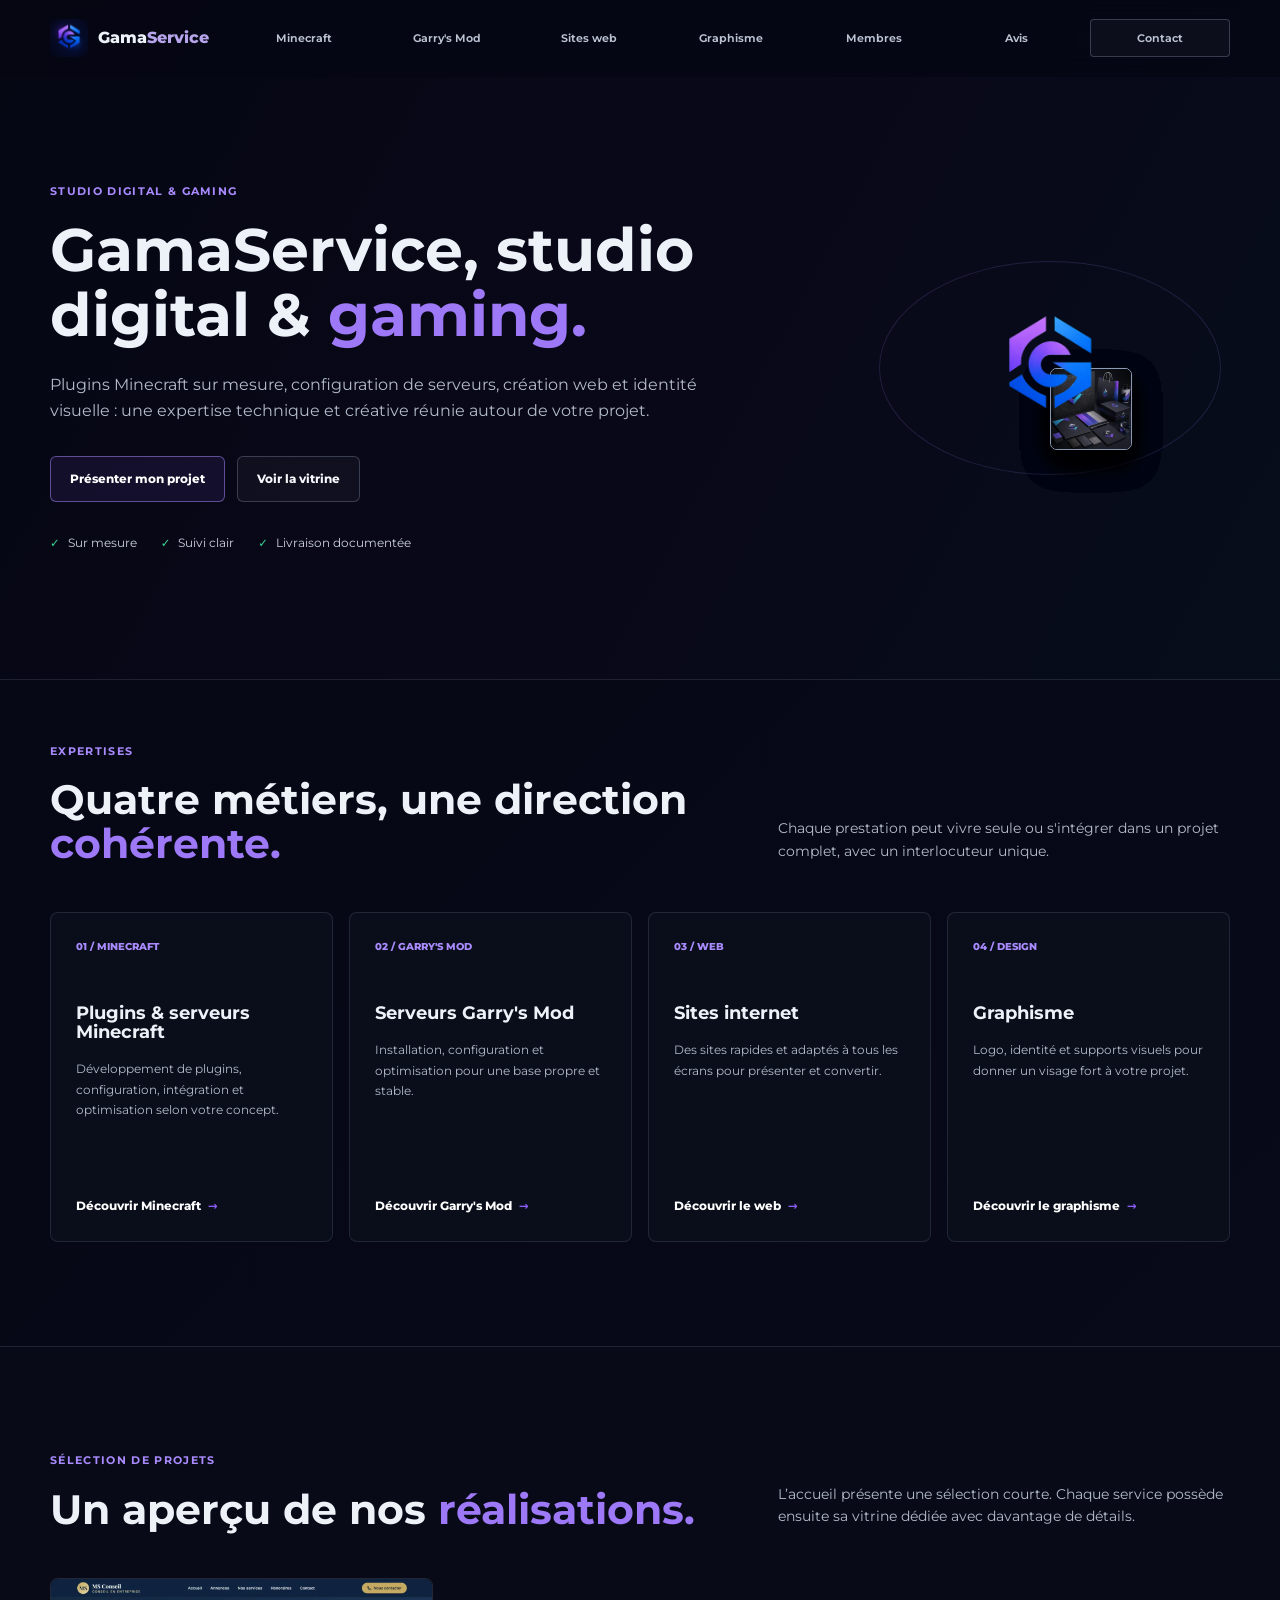
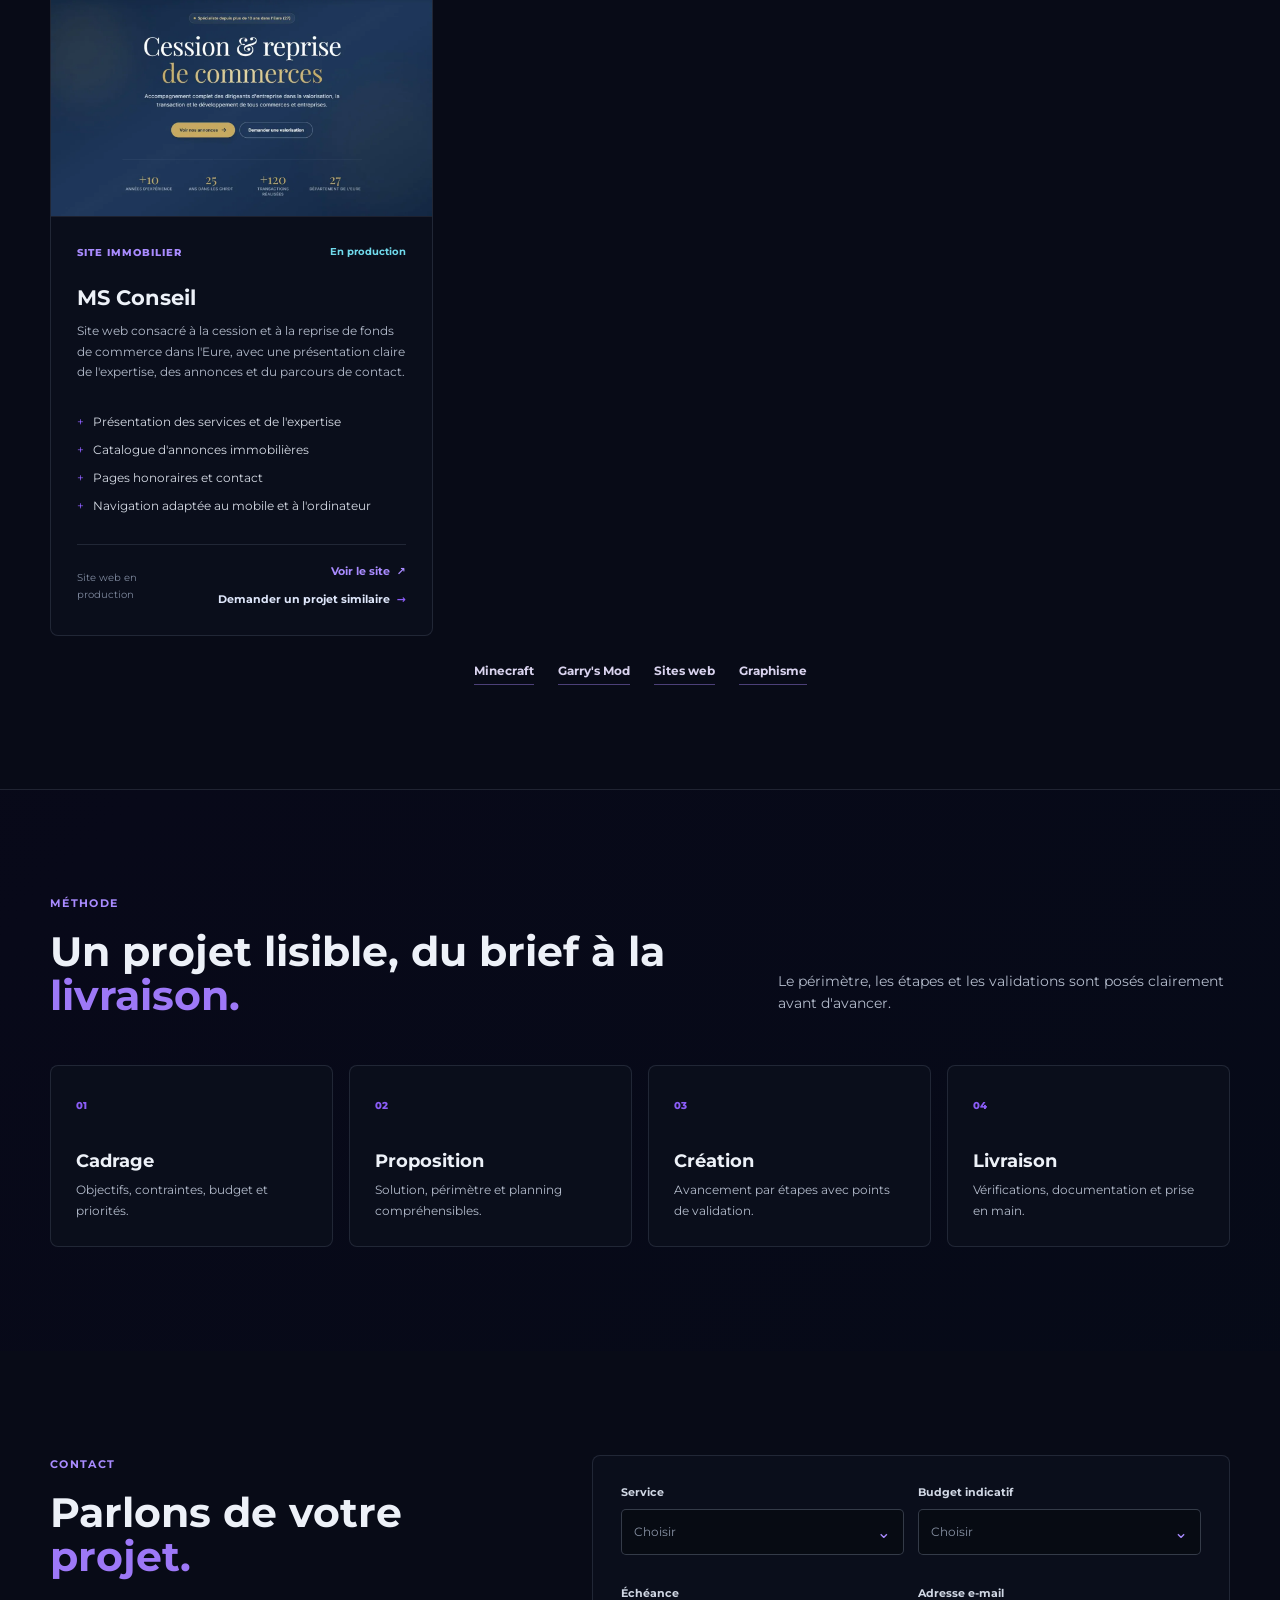
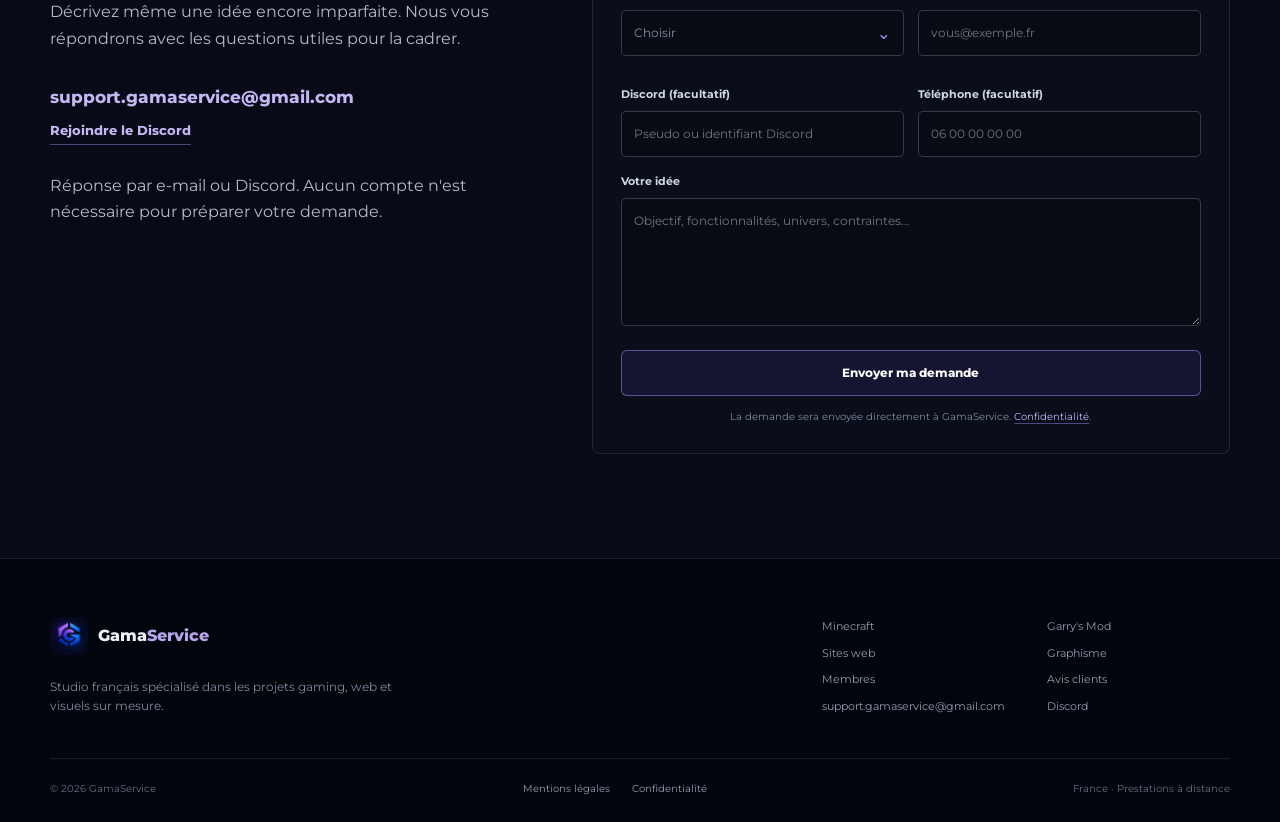
<file: index.html>
<!doctype html>
<html lang="fr">
  <head>
    <meta charset="UTF-8" />
    <meta name="viewport" content="width=device-width, initial-scale=1.0" />
    <meta name="description" content="GamaService développe des plugins Minecraft sur mesure et accompagne vos projets Garry's Mod, sites web et identités graphiques." />
    <meta name="robots" content="index,follow,max-image-preview:large" />
    <meta name="theme-color" content="#050713" />
    <meta property="og:locale" content="fr_FR" />
    <meta property="og:type" content="website" />
    <meta property="og:site_name" content="GamaService" />
    <meta property="og:title" content="GamaService | Studio gaming, web et graphisme" />
    <meta property="og:description" content="Plugins Minecraft sur mesure, serveurs Garry's Mod, sites web et identité visuelle." />
    <meta property="og:url" content="https://gamaservice.fr/" />
    <meta property="og:image" content="https://gamaservice.fr/assets/logo-gamaservice-og.jpg" />
    <meta name="twitter:card" content="summary_large_image" />
    <link rel="canonical" href="https://gamaservice.fr/" />
    <link rel="icon" type="image/png" href="assets/favicon.png" />
    <link rel="preload" href="assets/fonts/montserrat-latin.woff2" as="font" type="font/woff2" crossorigin />
    <link rel="preload" href="assets/logo-gamaservice-hero.webp" as="image" type="image/webp" fetchpriority="high" />
    <link rel="stylesheet" href="styles.css?v=20260812-2" />
    <title>GamaService | Studio gaming, web et graphisme</title>
  </head>
  <body>
    <a class="skip-link" href="#main">Aller au contenu</a>
    <header class="site-header" data-header>
      <div class="container nav-shell">
        <a class="brand" href="/" aria-label="GamaService, accueil">
          <img src="assets/logo-gamaservice.webp" alt="" width="38" height="38" />
          <span>Gama<span>Service</span></span>
        </a>
        <button class="menu-toggle" type="button" aria-label="Ouvrir le menu" aria-expanded="false" aria-controls="main-navigation" data-menu-toggle><span></span><span></span></button>
        <nav id="main-navigation" class="main-nav" aria-label="Navigation principale" data-menu>
          <a href="/minecraft">Minecraft</a>
          <a href="/garrys-mod">Garry's Mod</a>
          <a href="/sites-web">Sites web</a>
          <a href="/graphisme">Graphisme</a>
          <a href="/membres">Membres</a>
          <a href="/avis">Avis</a>
          <a class="button button-small button-secondary" href="/contact">Contact</a>
        </nav>
      </div>
    </header>

    <main id="main">
      <section class="hero">
        <div class="container hero-layout">
          <div class="hero-copy reveal">
            <p class="eyebrow">Studio digital &amp; gaming</p>
            <h1>GamaService, studio digital &amp; <em>gaming.</em></h1>
            <p class="hero-lead">Plugins Minecraft sur mesure, configuration de serveurs, création web et identité visuelle : une expertise technique et créative réunie autour de votre projet.</p>
            <div class="hero-actions">
              <a class="button button-primary" href="/contact">Présenter mon projet</a>
              <a class="button button-secondary" href="/" data-scroll-target="vitrine">Voir la vitrine</a>
            </div>
            <ul class="trust-row" aria-label="Engagements GamaService">
              <li>Sur mesure</li><li>Suivi clair</li><li>Livraison documentée</li>
            </ul>
          </div>
          <div class="hero-visual" aria-hidden="true">
            <div class="hero-orbit">
              <figure class="hero-orbit-item"><img src="assets/hero-orbit-minecraft.webp" alt="" width="320" height="320" decoding="async" /></figure>
              <figure class="hero-orbit-item"><img src="assets/hero-orbit-garrysmod.webp" alt="" width="320" height="320" decoding="async" /></figure>
              <figure class="hero-orbit-item"><img src="assets/hero-orbit-web.webp" alt="" width="320" height="320" decoding="async" /></figure>
              <figure class="hero-orbit-item"><img src="assets/hero-orbit-graphisme.webp" alt="" width="320" height="320" decoding="async" /></figure>
              <figure class="hero-orbit-item"><img src="assets/hero-orbit-minecraft-plugin.webp" alt="" width="320" height="320" decoding="async" /></figure>
              <figure class="hero-orbit-item"><img src="assets/hero-orbit-garrysmod-roleplay.webp" alt="" width="320" height="320" decoding="async" /></figure>
              <figure class="hero-orbit-item"><img src="assets/hero-orbit-web-responsive.webp" alt="" width="320" height="320" decoding="async" /></figure>
              <figure class="hero-orbit-item"><img src="assets/hero-orbit-graphisme-brand.webp" alt="" width="320" height="320" decoding="async" /></figure>
            </div>
            <div class="hero-mark"><img src="assets/logo-gamaservice-hero.webp" alt="" width="640" height="640" fetchpriority="high" /></div>
          </div>
        </div>
      </section>

      <section class="section" aria-labelledby="services-title">
        <div class="container">
          <div class="section-heading reveal">
            <div><p class="eyebrow">Expertises</p><h2 id="services-title">Quatre métiers, une direction <em>cohérente.</em></h2></div>
            <p>Chaque prestation peut vivre seule ou s'intégrer dans un projet complet, avec un interlocuteur unique.</p>
          </div>
          <div class="services-grid">
            <article class="service-card reveal"><span class="service-index">01 / MINECRAFT</span><h3>Plugins &amp; serveurs Minecraft</h3><p>Développement de plugins, configuration, intégration et optimisation selon votre concept.</p><a href="/minecraft">Découvrir Minecraft</a></article>
            <article class="service-card reveal"><span class="service-index">02 / GARRY'S MOD</span><h3>Serveurs Garry's Mod</h3><p>Installation, configuration et optimisation pour une base propre et stable.</p><a href="/garrys-mod">Découvrir Garry's Mod</a></article>
            <article class="service-card reveal"><span class="service-index">03 / WEB</span><h3>Sites internet</h3><p>Des sites rapides et adaptés à tous les écrans pour présenter et convertir.</p><a href="/sites-web">Découvrir le web</a></article>
            <article class="service-card reveal"><span class="service-index">04 / DESIGN</span><h3>Graphisme</h3><p>Logo, identité et supports visuels pour donner un visage fort à votre projet.</p><a href="/graphisme">Découvrir le graphisme</a></article>
          </div>
        </div>
      </section>

      <section id="vitrine" class="section band" aria-labelledby="vitrine-title">
        <div class="container">
          <div class="section-heading reveal">
            <div><p class="eyebrow">Sélection de projets</p><h2 id="vitrine-title">Un aperçu de nos <em>réalisations.</em></h2></div>
            <p>L’accueil présente une sélection courte. Chaque service possède ensuite sa vitrine dédiée avec davantage de détails.</p>
          </div>
          <div class="plugin-grid" data-portfolio-grid="all" aria-live="polite">
            <div class="empty-state plugin-empty"><p class="example-kicker">Vitrine en préparation</p><h3>Les premières réalisations arrivent bientôt.</h3><p>Vous pouvez déjà nous présenter votre projet et son objectif principal.</p><a class="button button-secondary" href="/contact" data-service-link="Projet complet" data-project-prefill="Je souhaite vous présenter un projet.">Présenter un projet</a></div>
          </div>
          <nav class="portfolio-links" aria-label="Vitrines par service"><a href="/minecraft">Minecraft</a><a href="/garrys-mod">Garry's Mod</a><a href="/sites-web">Sites web</a><a href="/graphisme">Graphisme</a></nav>
        </div>
      </section>

      <section class="section" aria-labelledby="method-title">
        <div class="container">
          <div class="section-heading reveal"><div><p class="eyebrow">Méthode</p><h2 id="method-title">Un projet lisible, du brief à la <em>livraison.</em></h2></div><p>Le périmètre, les étapes et les validations sont posés clairement avant d'avancer.</p></div>
          <div class="process-grid">
            <article class="process-card reveal"><span>01</span><h3>Cadrage</h3><p>Objectifs, contraintes, budget et priorités.</p></article>
            <article class="process-card reveal"><span>02</span><h3>Proposition</h3><p>Solution, périmètre et planning compréhensibles.</p></article>
            <article class="process-card reveal"><span>03</span><h3>Création</h3><p>Avancement par étapes avec points de validation.</p></article>
            <article class="process-card reveal"><span>04</span><h3>Livraison</h3><p>Vérifications, documentation et prise en main.</p></article>
          </div>
        </div>
      </section>

      <section id="contact" class="section contact-section" aria-labelledby="contact-title">
        <div class="container contact-layout">
          <div class="reveal">
            <p class="eyebrow">Contact</p>
            <h2 id="contact-title">Parlons de votre <em>projet.</em></h2>
            <p class="page-lead">Décrivez même une idée encore imparfaite. Nous vous répondrons avec les questions utiles pour la cadrer.</p>
            <div class="contact-links">
              <a class="contact-email" href="mailto:support.gamaservice@gmail.com" data-contact-email>support.gamaservice@gmail.com</a>
              <a class="contact-discord" href="https://discord.gg/F9ZGFUUC9V" target="_blank" rel="noopener noreferrer" data-contact-discord>Rejoindre le Discord</a>
            </div>
            <p class="page-lead">Réponse par e-mail ou Discord. Aucun compte n'est nécessaire pour préparer votre demande.</p>
          </div>
          <form class="brief-form reveal" action="/api/contact.php" method="post" data-brief-form>
            <div class="form-grid">
              <div class="field-group"><label for="service">Service</label><select id="service" name="service" required><option value="">Choisir</option><option>Minecraft</option><option>Garry's Mod</option><option>Site web</option><option>Graphisme</option><option>Projet complet</option></select></div>
              <div class="field-group"><label for="budget">Budget indicatif</label><select id="budget" name="budget" required><option value="">Choisir</option><option>Moins de 500 €</option><option>500 € à 1 500 €</option><option>1 500 € à 5 000 €</option><option>Plus de 5 000 €</option><option>À définir</option></select></div>
              <div class="field-group"><label for="deadline">Échéance</label><select id="deadline" name="deadline" required><option value="">Choisir</option><option>Dès que possible</option><option>Dans 1 à 2 mois</option><option>Dans 3 mois ou plus</option><option>À définir</option></select></div>
              <div class="field-group"><label for="contact-email">Adresse e-mail</label><input id="contact-email" name="contact-email" type="email" required maxlength="160" autocomplete="email" placeholder="vous@exemple.fr" /></div>
              <div class="field-group"><label for="contact-discord">Discord (facultatif)</label><input id="contact-discord" name="contact-discord" type="text" maxlength="100" placeholder="Pseudo ou identifiant Discord" /></div>
              <div class="field-group"><label for="contact-phone">Téléphone (facultatif)</label><input id="contact-phone" name="contact-phone" type="tel" maxlength="40" autocomplete="tel" placeholder="06 00 00 00 00" /></div>
            </div>
            <div class="field-group"><label for="project">Votre idée</label><textarea id="project" name="project" required minlength="20" placeholder="Objectif, fonctionnalités, univers, contraintes..."></textarea></div>
            <div class="form-trap" aria-hidden="true"><label for="website">Site internet</label><input id="website" name="website" type="text" tabindex="-1" autocomplete="off" /></div>
            <button class="button button-primary form-submit" type="submit">Envoyer ma demande</button>
            <p class="form-note" role="status" aria-live="polite" data-form-status>La demande sera envoyée directement à GamaService. <a href="/confidentialite">Confidentialité</a>.</p>
          </form>
        </div>
      </section>
    </main>

    <footer class="site-footer" itemscope itemtype="https://schema.org/ProfessionalService">
      <div class="container">
        <div class="footer-main"><div class="footer-brand"><a class="brand" href="/" itemprop="url"><img src="assets/logo-gamaservice.webp" alt="" width="38" height="38" /><span itemprop="name">Gama<span>Service</span></span></a><p>Studio français spécialisé dans les projets gaming, web et visuels sur mesure.</p></div><nav class="footer-links" aria-label="Navigation de pied de page"><a href="/minecraft">Minecraft</a><a href="/garrys-mod">Garry's Mod</a><a href="/sites-web">Sites web</a><a href="/graphisme">Graphisme</a><a href="/membres">Membres</a><a href="/avis">Avis clients</a><a href="mailto:support.gamaservice@gmail.com" itemprop="email" data-contact-email>support.gamaservice@gmail.com</a><a href="https://discord.gg/F9ZGFUUC9V" target="_blank" rel="noopener noreferrer" data-contact-discord>Discord</a></nav></div>
        <div class="footer-bottom"><span>© <span data-year></span> GamaService</span><nav class="footer-legal" aria-label="Informations juridiques"><a href="/mentions-legales">Mentions légales</a><a href="/confidentialite">Confidentialité</a></nav><span>France · Prestations à distance</span></div>
      </div>
    </footer>
    <script src="script.js?v=20260812-1" defer></script>
    <script src="content.js?v=20260811-1" defer></script>
  </body>
</html>
</file>
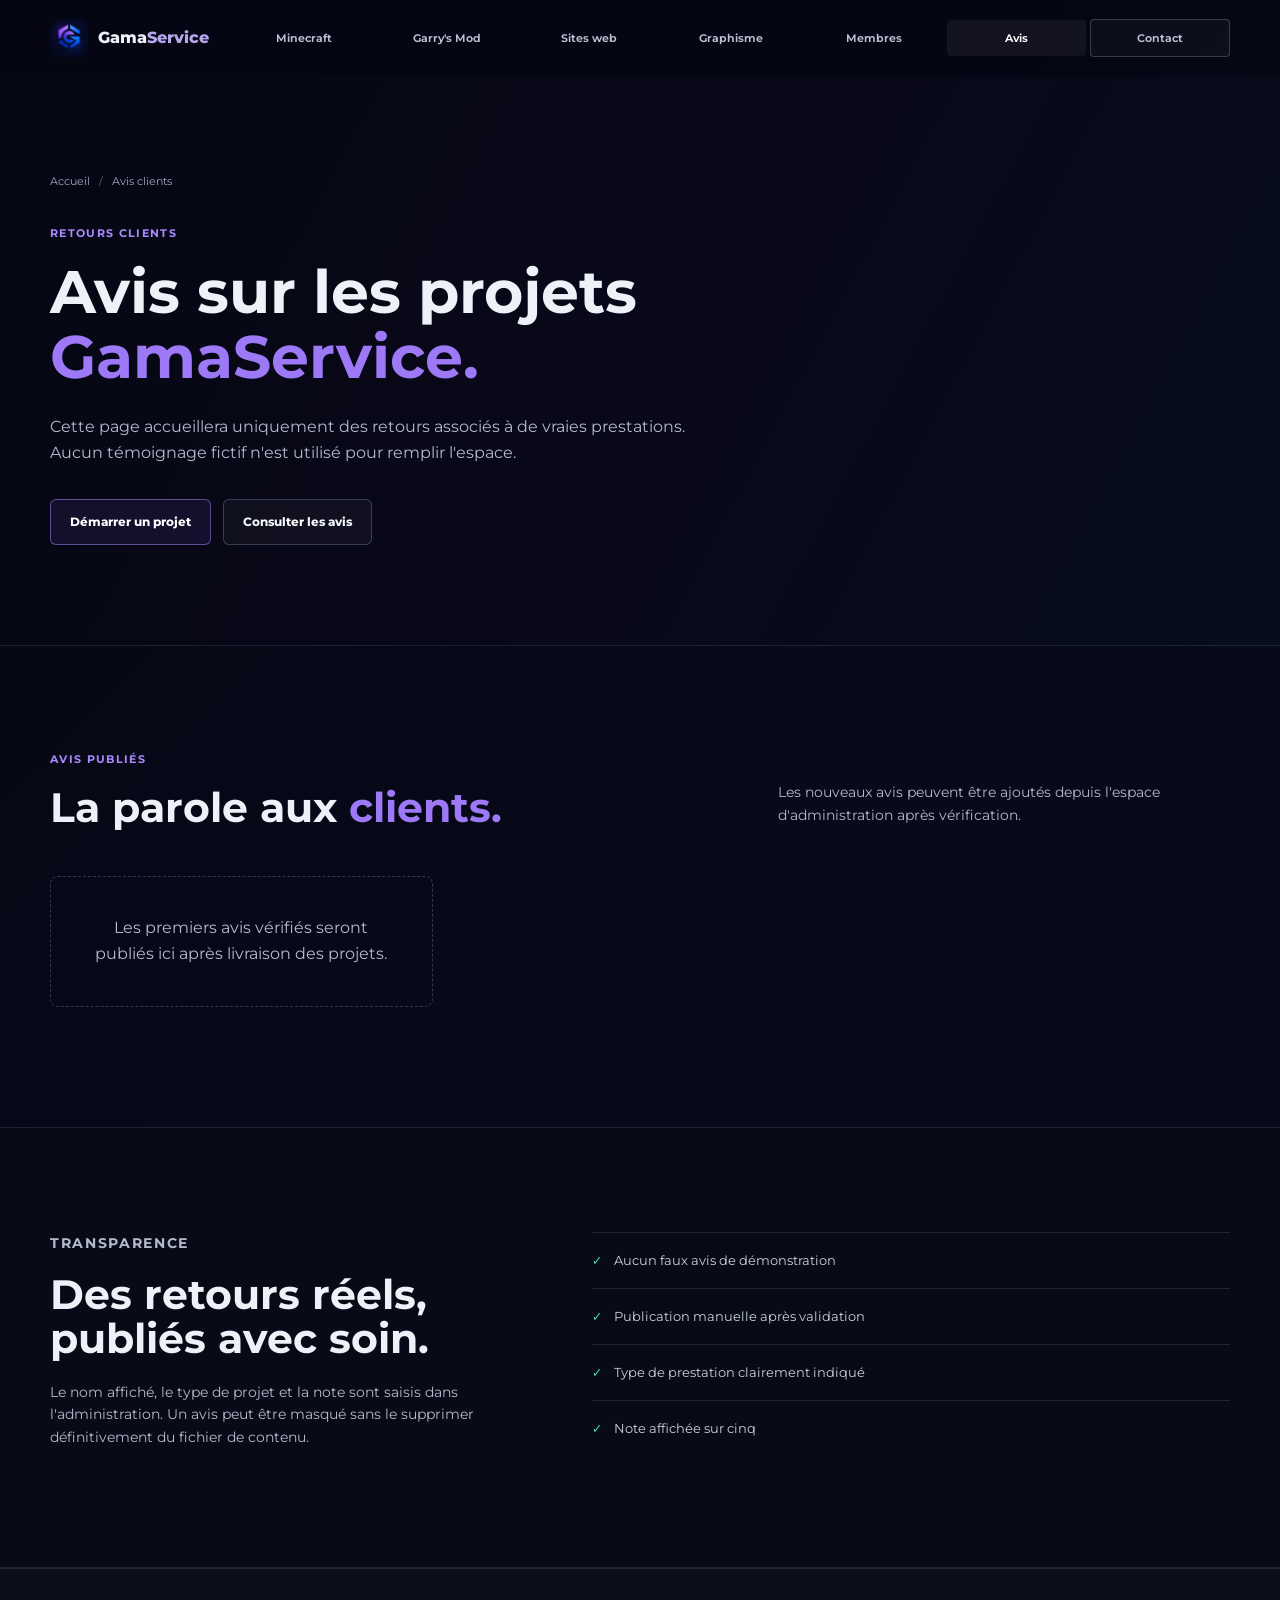
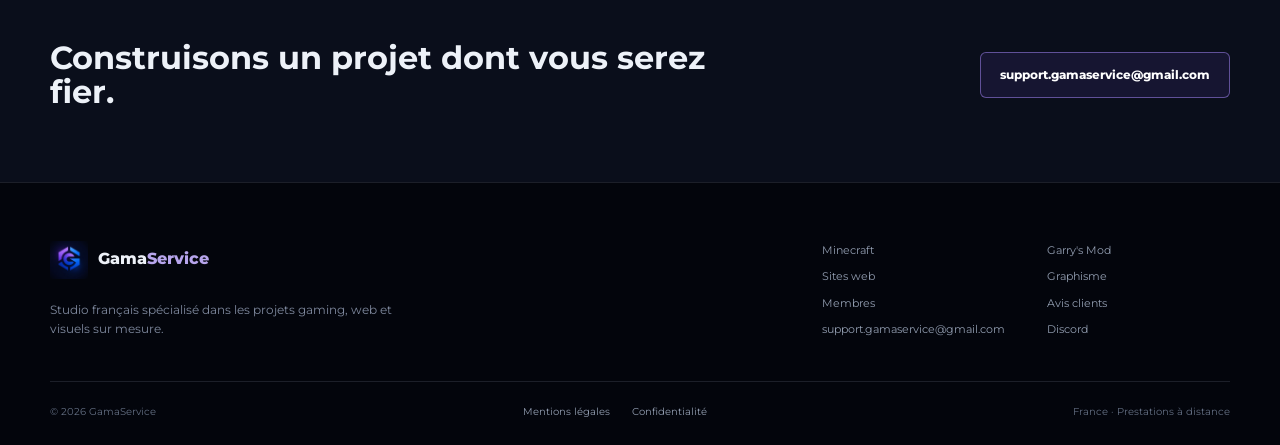
<file: avis.html>
<!doctype html>
<html lang="fr">
  <head>
    <meta charset="UTF-8" /><meta name="viewport" content="width=device-width, initial-scale=1.0" />
    <meta name="description" content="Consultez les avis clients vérifiés publiés par GamaService pour ses prestations Minecraft, Garry's Mod, web et graphisme." />
    <meta name="robots" content="index,follow,max-image-preview:large" /><meta name="theme-color" content="#050713" />
    <meta property="og:locale" content="fr_FR" /><meta property="og:type" content="website" /><meta property="og:site_name" content="GamaService" /><meta property="og:title" content="Avis clients | GamaService" /><meta property="og:description" content="Les retours de clients publiés après livraison de leurs projets." /><meta property="og:url" content="https://gamaservice.fr/avis" /><meta property="og:image" content="https://gamaservice.fr/assets/logo-gamaservice-og.jpg" /><meta name="twitter:card" content="summary_large_image" />
    <link rel="canonical" href="https://gamaservice.fr/avis" /><link rel="icon" type="image/png" href="assets/favicon.png" /><link rel="stylesheet" href="styles.css?v=20260811-1" />
    <title>Avis clients | GamaService</title>
  </head>
  <body>
    <a class="skip-link" href="#main">Aller au contenu</a>
    <header class="site-header" data-header><div class="container nav-shell"><a class="brand" href="/" aria-label="GamaService, accueil"><img src="assets/logo-gamaservice.webp" alt="" width="38" height="38" /><span>Gama<span>Service</span></span></a><button class="menu-toggle" type="button" aria-label="Ouvrir le menu" aria-expanded="false" aria-controls="main-navigation" data-menu-toggle><span></span><span></span></button><nav id="main-navigation" class="main-nav" aria-label="Navigation principale" data-menu><a href="/minecraft">Minecraft</a><a href="/garrys-mod">Garry's Mod</a><a href="/sites-web">Sites web</a><a href="/graphisme">Graphisme</a><a href="/membres">Membres</a><a href="/avis" aria-current="page">Avis</a><a class="button button-small button-secondary" href="/contact">Contact</a></nav></div></header>
    <main id="main">
      <section class="page-hero"><div class="container"><ol class="breadcrumbs" aria-label="Fil d'Ariane"><li><a href="/">Accueil</a></li><li aria-current="page">Avis clients</li></ol><p class="eyebrow">Retours clients</p><h1>Avis sur les projets <em>GamaService.</em></h1><p class="page-lead">Cette page accueillera uniquement des retours associés à de vraies prestations. Aucun témoignage fictif n'est utilisé pour remplir l'espace.</p><div class="hero-actions"><a class="button button-primary" href="/contact">Démarrer un projet</a><a class="button button-secondary" href="#avis">Consulter les avis</a></div></div></section>
      <section id="avis" class="section" aria-labelledby="reviews-title"><div class="container"><div class="section-heading reveal"><div><p class="eyebrow">Avis publiés</p><h2 id="reviews-title">La parole aux <em>clients.</em></h2></div><p>Les nouveaux avis peuvent être ajoutés depuis l'espace d'administration après vérification.</p></div><div class="review-grid" data-review-grid aria-live="polite"><p class="empty-state">Chargement des avis…</p></div></div></section>
      <section class="section band"><div class="container deliverables"><div class="deliverables-copy reveal"><p class="eyebrow">Transparence</p><h2>Des retours réels, publiés avec soin.</h2><p>Le nom affiché, le type de projet et la note sont saisis dans l'administration. Un avis peut être masqué sans le supprimer définitivement du fichier de contenu.</p></div><ul class="check-list reveal"><li>Aucun faux avis de démonstration</li><li>Publication manuelle après validation</li><li>Type de prestation clairement indiqué</li><li>Note affichée sur cinq</li></ul></div></section>
      <section class="cta-band"><div class="container cta-layout"><h2>Construisons un projet dont vous serez fier.</h2><a class="button button-primary" href="mailto:support.gamaservice@gmail.com" data-contact-email>support.gamaservice@gmail.com</a></div></section>
    </main>
    <footer class="site-footer" itemscope itemtype="https://schema.org/ProfessionalService"><div class="container"><div class="footer-main"><div class="footer-brand"><a class="brand" href="/" itemprop="url"><img src="assets/logo-gamaservice.webp" alt="" width="38" height="38" /><span itemprop="name">Gama<span>Service</span></span></a><p>Studio français spécialisé dans les projets gaming, web et visuels sur mesure.</p></div><nav class="footer-links" aria-label="Navigation de pied de page"><a href="/minecraft">Minecraft</a><a href="/garrys-mod">Garry's Mod</a><a href="/sites-web">Sites web</a><a href="/graphisme">Graphisme</a><a href="/membres">Membres</a><a href="/avis">Avis clients</a><a href="mailto:support.gamaservice@gmail.com" itemprop="email" data-contact-email>support.gamaservice@gmail.com</a><a href="https://discord.gg/F9ZGFUUC9V" target="_blank" rel="noopener noreferrer" data-contact-discord>Discord</a></nav></div><div class="footer-bottom"><span>© <span data-year></span> GamaService</span><nav class="footer-legal" aria-label="Informations juridiques"><a href="/mentions-legales">Mentions légales</a><a href="/confidentialite">Confidentialité</a></nav><span>France · Prestations à distance</span></div></div></footer>
    <script src="script.js?v=20260811-1" defer></script><script src="content.js?v=20260810-5" defer></script>
  </body>
</html>
</file>
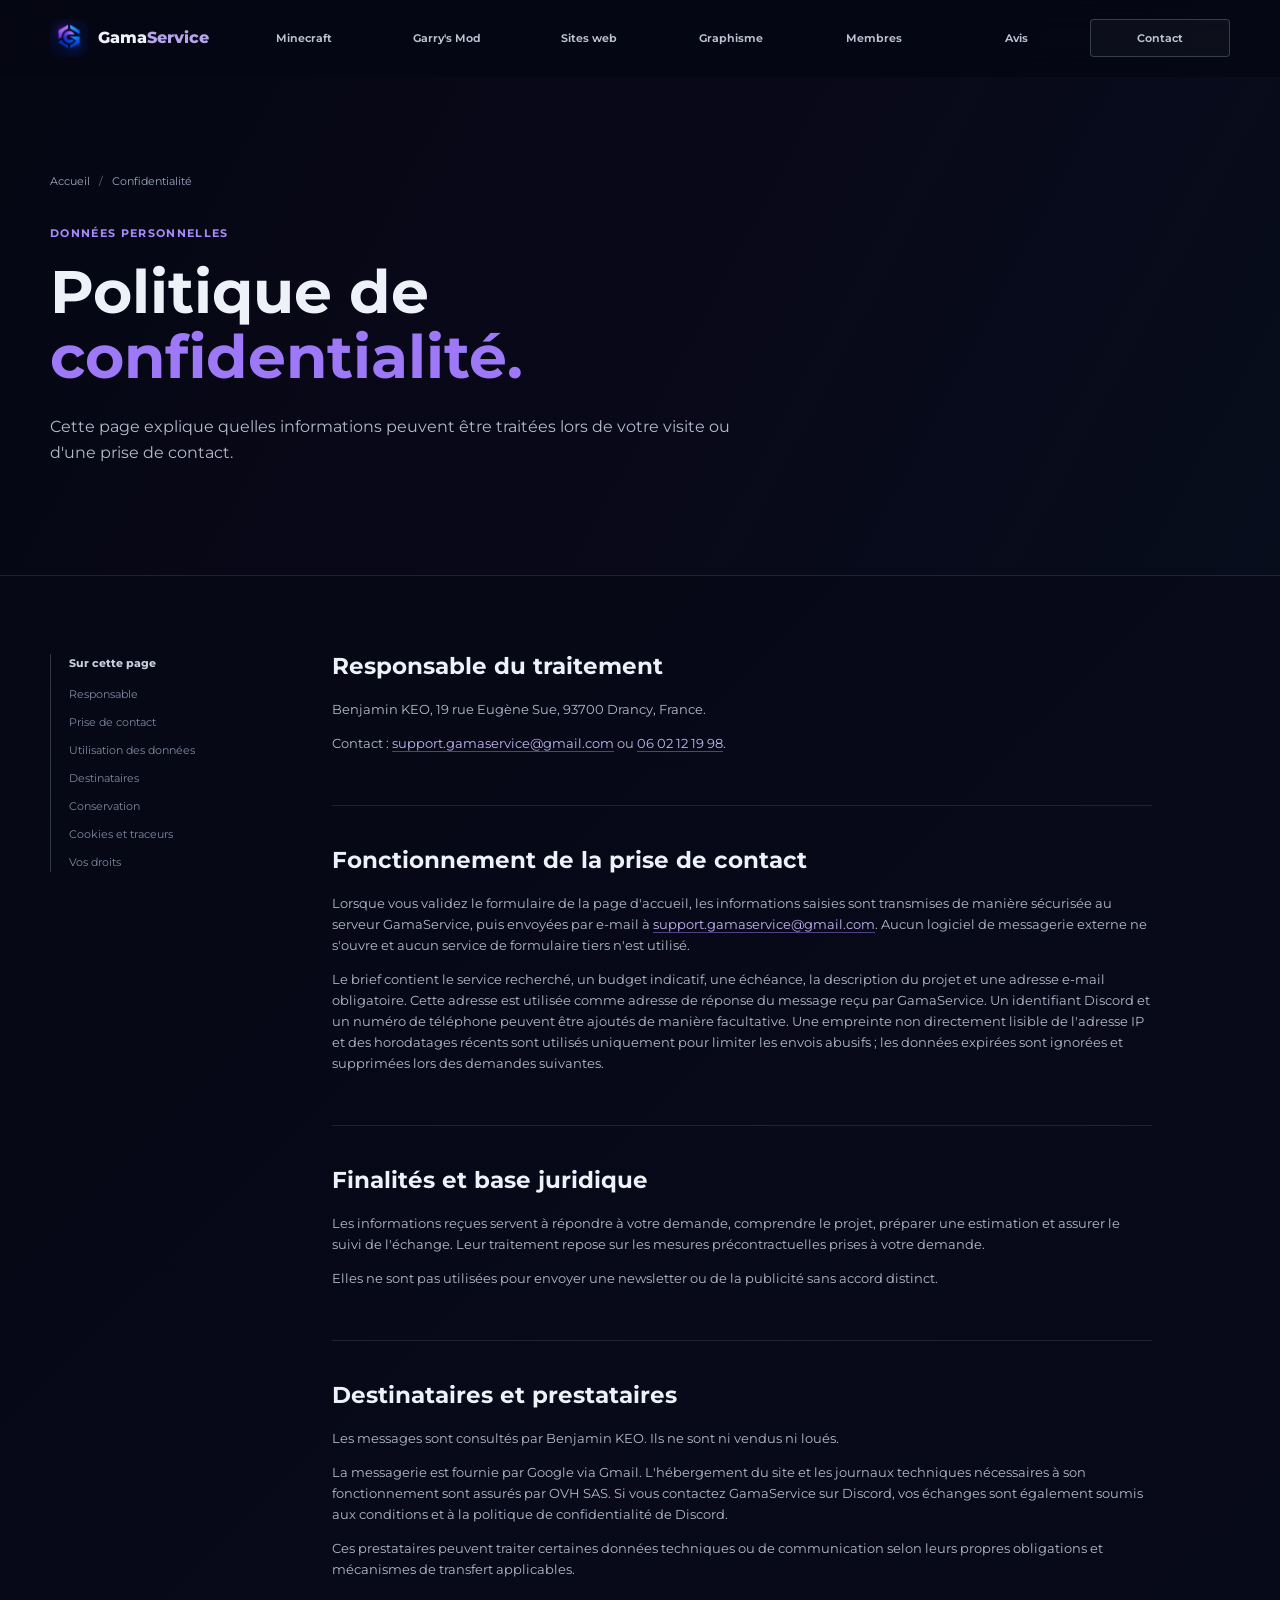
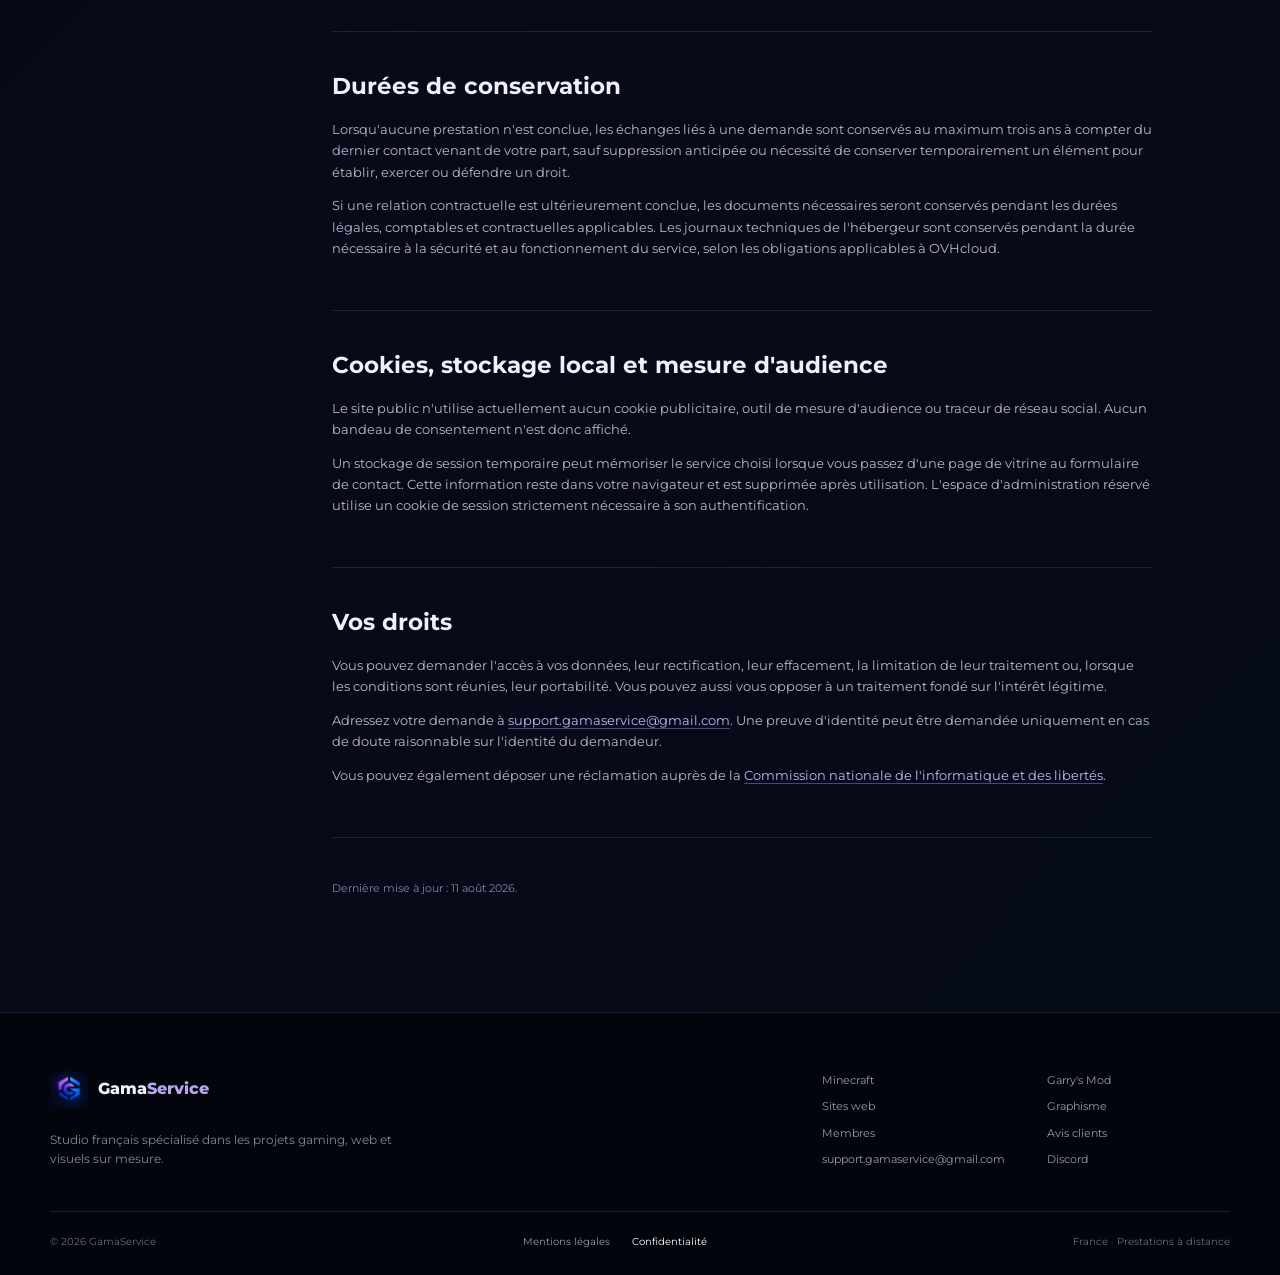
<file: confidentialite.html>
<!doctype html>
<html lang="fr">
  <head>
    <meta charset="UTF-8" />
    <meta name="viewport" content="width=device-width, initial-scale=1.0" />
    <meta name="description" content="Politique de confidentialité et informations sur les données personnelles traitées par GamaService." />
    <meta name="robots" content="noindex,follow" />
    <meta name="theme-color" content="#050713" />
    <link rel="canonical" href="https://gamaservice.fr/confidentialite" />
    <link rel="icon" type="image/png" href="assets/favicon.png" />
    <link rel="stylesheet" href="styles.css?v=20260811-1" />
    <title>Politique de confidentialité | GamaService</title>
  </head>
  <body>
    <a class="skip-link" href="#main">Aller au contenu</a>
    <header class="site-header" data-header><div class="container nav-shell"><a class="brand" href="/" aria-label="GamaService, accueil"><img src="assets/logo-gamaservice.webp" alt="" width="38" height="38" /><span>Gama<span>Service</span></span></a><button class="menu-toggle" type="button" aria-label="Ouvrir le menu" aria-expanded="false" aria-controls="main-navigation" data-menu-toggle><span></span><span></span></button><nav id="main-navigation" class="main-nav" aria-label="Navigation principale" data-menu><a href="/minecraft">Minecraft</a><a href="/garrys-mod">Garry's Mod</a><a href="/sites-web">Sites web</a><a href="/graphisme">Graphisme</a><a href="/membres">Membres</a><a href="/avis">Avis</a><a class="button button-small button-secondary" href="/contact">Contact</a></nav></div></header>

    <main id="main">
      <section class="page-hero legal-hero">
        <div class="container">
          <ol class="breadcrumbs" aria-label="Fil d'Ariane"><li><a href="/">Accueil</a></li><li aria-current="page">Confidentialité</li></ol>
          <p class="eyebrow">Données personnelles</p>
          <h1>Politique de <em>confidentialité.</em></h1>
          <p class="page-lead">Cette page explique quelles informations peuvent être traitées lors de votre visite ou d'une prise de contact.</p>
        </div>
      </section>

      <section class="section legal-section">
        <div class="container legal-layout">
          <aside class="legal-nav" aria-label="Sommaire">
            <p>Sur cette page</p>
            <a href="#responsable">Responsable</a>
            <a href="#contact">Prise de contact</a>
            <a href="#finalites">Utilisation des données</a>
            <a href="#destinataires">Destinataires</a>
            <a href="#conservation">Conservation</a>
            <a href="#traceurs">Cookies et traceurs</a>
            <a href="#droits">Vos droits</a>
          </aside>

          <div class="legal-content">
            <section id="responsable">
              <h2>Responsable du traitement</h2>
              <p>Benjamin KEO, 19 rue Eugène Sue, 93700 Drancy, France.</p>
              <p>Contact : <a href="mailto:support.gamaservice@gmail.com">support.gamaservice@gmail.com</a> ou <a href="tel:+33602121998">06 02 12 19 98</a>.</p>
            </section>

            <section id="contact">
              <h2>Fonctionnement de la prise de contact</h2>
              <p>Lorsque vous validez le formulaire de la page d'accueil, les informations saisies sont transmises de manière sécurisée au serveur GamaService, puis envoyées par e-mail à <a href="mailto:support.gamaservice@gmail.com">support.gamaservice@gmail.com</a>. Aucun logiciel de messagerie externe ne s'ouvre et aucun service de formulaire tiers n'est utilisé.</p>
              <p>Le brief contient le service recherché, un budget indicatif, une échéance, la description du projet et une adresse e-mail obligatoire. Cette adresse est utilisée comme adresse de réponse du message reçu par GamaService. Un identifiant Discord et un numéro de téléphone peuvent être ajoutés de manière facultative. Une empreinte non directement lisible de l'adresse IP et des horodatages récents sont utilisés uniquement pour limiter les envois abusifs ; les données expirées sont ignorées et supprimées lors des demandes suivantes.</p>
            </section>

            <section id="finalites">
              <h2>Finalités et base juridique</h2>
              <p>Les informations reçues servent à répondre à votre demande, comprendre le projet, préparer une estimation et assurer le suivi de l'échange. Leur traitement repose sur les mesures précontractuelles prises à votre demande.</p>
              <p>Elles ne sont pas utilisées pour envoyer une newsletter ou de la publicité sans accord distinct.</p>
            </section>

            <section id="destinataires">
              <h2>Destinataires et prestataires</h2>
              <p>Les messages sont consultés par Benjamin KEO. Ils ne sont ni vendus ni loués.</p>
              <p>La messagerie est fournie par Google via Gmail. L'hébergement du site et les journaux techniques nécessaires à son fonctionnement sont assurés par OVH SAS. Si vous contactez GamaService sur Discord, vos échanges sont également soumis aux conditions et à la politique de confidentialité de Discord.</p>
              <p>Ces prestataires peuvent traiter certaines données techniques ou de communication selon leurs propres obligations et mécanismes de transfert applicables.</p>
            </section>

            <section id="conservation">
              <h2>Durées de conservation</h2>
              <p>Lorsqu'aucune prestation n'est conclue, les échanges liés à une demande sont conservés au maximum trois ans à compter du dernier contact venant de votre part, sauf suppression anticipée ou nécessité de conserver temporairement un élément pour établir, exercer ou défendre un droit.</p>
              <p>Si une relation contractuelle est ultérieurement conclue, les documents nécessaires seront conservés pendant les durées légales, comptables et contractuelles applicables. Les journaux techniques de l'hébergeur sont conservés pendant la durée nécessaire à la sécurité et au fonctionnement du service, selon les obligations applicables à OVHcloud.</p>
            </section>

            <section id="traceurs">
              <h2>Cookies, stockage local et mesure d'audience</h2>
              <p>Le site public n'utilise actuellement aucun cookie publicitaire, outil de mesure d'audience ou traceur de réseau social. Aucun bandeau de consentement n'est donc affiché.</p>
              <p>Un stockage de session temporaire peut mémoriser le service choisi lorsque vous passez d'une page de vitrine au formulaire de contact. Cette information reste dans votre navigateur et est supprimée après utilisation. L'espace d'administration réservé utilise un cookie de session strictement nécessaire à son authentification.</p>
            </section>

            <section id="droits">
              <h2>Vos droits</h2>
              <p>Vous pouvez demander l'accès à vos données, leur rectification, leur effacement, la limitation de leur traitement ou, lorsque les conditions sont réunies, leur portabilité. Vous pouvez aussi vous opposer à un traitement fondé sur l'intérêt légitime.</p>
              <p>Adressez votre demande à <a href="mailto:support.gamaservice@gmail.com">support.gamaservice@gmail.com</a>. Une preuve d'identité peut être demandée uniquement en cas de doute raisonnable sur l'identité du demandeur.</p>
              <p>Vous pouvez également déposer une réclamation auprès de la <a href="https://www.cnil.fr/fr/plaintes" target="_blank" rel="noopener noreferrer">Commission nationale de l'informatique et des libertés</a>.</p>
            </section>

            <p class="legal-updated">Dernière mise à jour : 11 août 2026.</p>
          </div>
        </div>
      </section>
    </main>

    <footer class="site-footer"><div class="container"><div class="footer-main"><div class="footer-brand"><a class="brand" href="/"><img src="assets/logo-gamaservice.webp" alt="" width="38" height="38" /><span>Gama<span>Service</span></span></a><p>Studio français spécialisé dans les projets gaming, web et visuels sur mesure.</p></div><nav class="footer-links" aria-label="Navigation de pied de page"><a href="/minecraft">Minecraft</a><a href="/garrys-mod">Garry's Mod</a><a href="/sites-web">Sites web</a><a href="/graphisme">Graphisme</a><a href="/membres">Membres</a><a href="/avis">Avis clients</a><a href="mailto:support.gamaservice@gmail.com">support.gamaservice@gmail.com</a><a href="https://discord.gg/F9ZGFUUC9V" target="_blank" rel="noopener noreferrer">Discord</a></nav></div><div class="footer-bottom"><span>© <span data-year></span> GamaService</span><nav class="footer-legal" aria-label="Informations juridiques"><a href="/mentions-legales">Mentions légales</a><a href="/confidentialite" aria-current="page">Confidentialité</a></nav><span>France · Prestations à distance</span></div></div></footer>
    <script src="script.js?v=20260811-1" defer></script>
  </body>
</html>
</file>
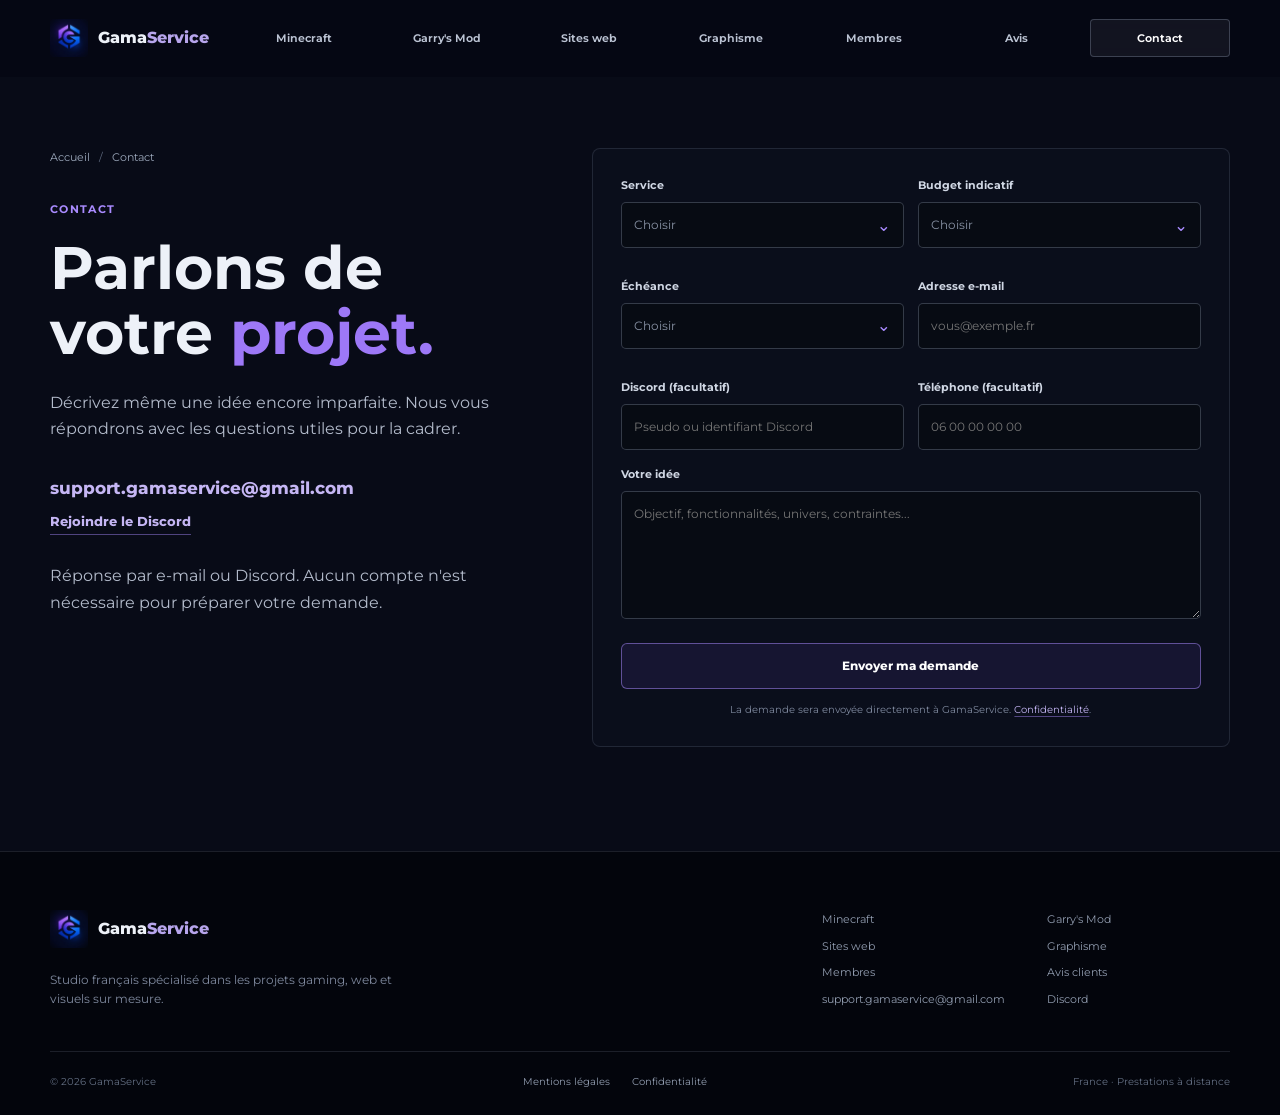
<file: contact.html>
<!doctype html>
<html lang="fr">
  <head>
    <meta charset="UTF-8" />
    <meta name="viewport" content="width=device-width, initial-scale=1.0" />
    <meta name="description" content="Présentez votre projet Minecraft, Garry's Mod, site web ou graphisme à GamaService et recevez une réponse personnalisée." />
    <meta name="robots" content="index,follow,max-image-preview:large" />
    <meta name="theme-color" content="#050713" />
    <meta property="og:locale" content="fr_FR" />
    <meta property="og:type" content="website" />
    <meta property="og:site_name" content="GamaService" />
    <meta property="og:title" content="Contact | GamaService" />
    <meta property="og:description" content="Présentez votre projet à GamaService depuis notre formulaire sécurisé." />
    <meta property="og:url" content="https://gamaservice.fr/contact" />
    <meta property="og:image" content="https://gamaservice.fr/assets/logo-gamaservice-og.jpg" />
    <meta name="twitter:card" content="summary_large_image" />
    <link rel="canonical" href="https://gamaservice.fr/contact" />
    <link rel="icon" type="image/png" href="assets/favicon.png" />
    <link rel="stylesheet" href="styles.css?v=20260811-3" />
    <title>Contact | GamaService</title>
  </head>
  <body>
    <a class="skip-link" href="#main">Aller au contenu</a>
    <header class="site-header" data-header><div class="container nav-shell"><a class="brand" href="/" aria-label="GamaService, accueil"><img src="assets/logo-gamaservice.webp" alt="" width="38" height="38" /><span>Gama<span>Service</span></span></a><button class="menu-toggle" type="button" aria-label="Ouvrir le menu" aria-expanded="false" aria-controls="main-navigation" data-menu-toggle><span></span><span></span></button><nav id="main-navigation" class="main-nav" aria-label="Navigation principale" data-menu><a href="/minecraft">Minecraft</a><a href="/garrys-mod">Garry's Mod</a><a href="/sites-web">Sites web</a><a href="/graphisme">Graphisme</a><a href="/membres">Membres</a><a href="/avis">Avis</a><a class="button button-small button-secondary" href="/contact" aria-current="page">Contact</a></nav></div></header>
    <main id="main">
      <section class="section contact-section contact-page" aria-labelledby="contact-title">
        <div class="container contact-layout">
          <div class="reveal">
            <ol class="breadcrumbs" aria-label="Fil d'Ariane"><li><a href="/">Accueil</a></li><li aria-current="page">Contact</li></ol>
            <p class="eyebrow">Contact</p>
            <h1 id="contact-title">Parlons de votre <em>projet.</em></h1>
            <p class="page-lead">Décrivez même une idée encore imparfaite. Nous vous répondrons avec les questions utiles pour la cadrer.</p>
            <div class="contact-links">
              <a class="contact-email" href="mailto:support.gamaservice@gmail.com" data-contact-email>support.gamaservice@gmail.com</a>
              <a class="contact-discord" href="https://discord.gg/F9ZGFUUC9V" target="_blank" rel="noopener noreferrer" data-contact-discord>Rejoindre le Discord</a>
            </div>
            <p class="page-lead">Réponse par e-mail ou Discord. Aucun compte n'est nécessaire pour préparer votre demande.</p>
          </div>
          <form class="brief-form reveal" action="/api/contact.php" method="post" data-brief-form>
            <div class="form-grid">
              <div class="field-group"><label for="service">Service</label><select id="service" name="service" required><option value="">Choisir</option><option>Minecraft</option><option>Garry's Mod</option><option>Site web</option><option>Graphisme</option><option>Projet complet</option></select></div>
              <div class="field-group"><label for="budget">Budget indicatif</label><select id="budget" name="budget" required><option value="">Choisir</option><option>Moins de 500 €</option><option>500 € à 1 500 €</option><option>1 500 € à 5 000 €</option><option>Plus de 5 000 €</option><option>À définir</option></select></div>
              <div class="field-group"><label for="deadline">Échéance</label><select id="deadline" name="deadline" required><option value="">Choisir</option><option>Dès que possible</option><option>Dans 1 à 2 mois</option><option>Dans 3 mois ou plus</option><option>À définir</option></select></div>
              <div class="field-group"><label for="contact-email">Adresse e-mail</label><input id="contact-email" name="contact-email" type="email" required maxlength="160" autocomplete="email" placeholder="vous@exemple.fr" /></div>
              <div class="field-group"><label for="contact-discord">Discord (facultatif)</label><input id="contact-discord" name="contact-discord" type="text" maxlength="100" placeholder="Pseudo ou identifiant Discord" /></div>
              <div class="field-group"><label for="contact-phone">Téléphone (facultatif)</label><input id="contact-phone" name="contact-phone" type="tel" maxlength="40" autocomplete="tel" placeholder="06 00 00 00 00" /></div>
            </div>
            <div class="field-group"><label for="project">Votre idée</label><textarea id="project" name="project" required minlength="20" placeholder="Objectif, fonctionnalités, univers, contraintes..."></textarea></div>
            <div class="form-trap" aria-hidden="true"><label for="website">Site internet</label><input id="website" name="website" type="text" tabindex="-1" autocomplete="off" /></div>
            <button class="button button-primary form-submit" type="submit">Envoyer ma demande</button>
            <p class="form-note" role="status" aria-live="polite" data-form-status>La demande sera envoyée directement à GamaService. <a href="/confidentialite">Confidentialité</a>.</p>
          </form>
        </div>
      </section>
    </main>
    <footer class="site-footer" itemscope itemtype="https://schema.org/ProfessionalService"><div class="container"><div class="footer-main"><div class="footer-brand"><a class="brand" href="/" itemprop="url"><img src="assets/logo-gamaservice.webp" alt="" width="38" height="38" /><span itemprop="name">Gama<span>Service</span></span></a><p>Studio français spécialisé dans les projets gaming, web et visuels sur mesure.</p></div><nav class="footer-links" aria-label="Navigation de pied de page"><a href="/minecraft">Minecraft</a><a href="/garrys-mod">Garry's Mod</a><a href="/sites-web">Sites web</a><a href="/graphisme">Graphisme</a><a href="/membres">Membres</a><a href="/avis">Avis clients</a><a href="mailto:support.gamaservice@gmail.com" itemprop="email" data-contact-email>support.gamaservice@gmail.com</a><a href="https://discord.gg/F9ZGFUUC9V" target="_blank" rel="noopener noreferrer" data-contact-discord>Discord</a></nav></div><div class="footer-bottom"><span>© <span data-year></span> GamaService</span><nav class="footer-legal" aria-label="Informations juridiques"><a href="/mentions-legales">Mentions légales</a><a href="/confidentialite">Confidentialité</a></nav><span>France · Prestations à distance</span></div></div></footer>
    <script src="script.js?v=20260811-2" defer></script>
    <script src="content.js?v=20260810-5" defer></script>
  </body>
</html>
</file>
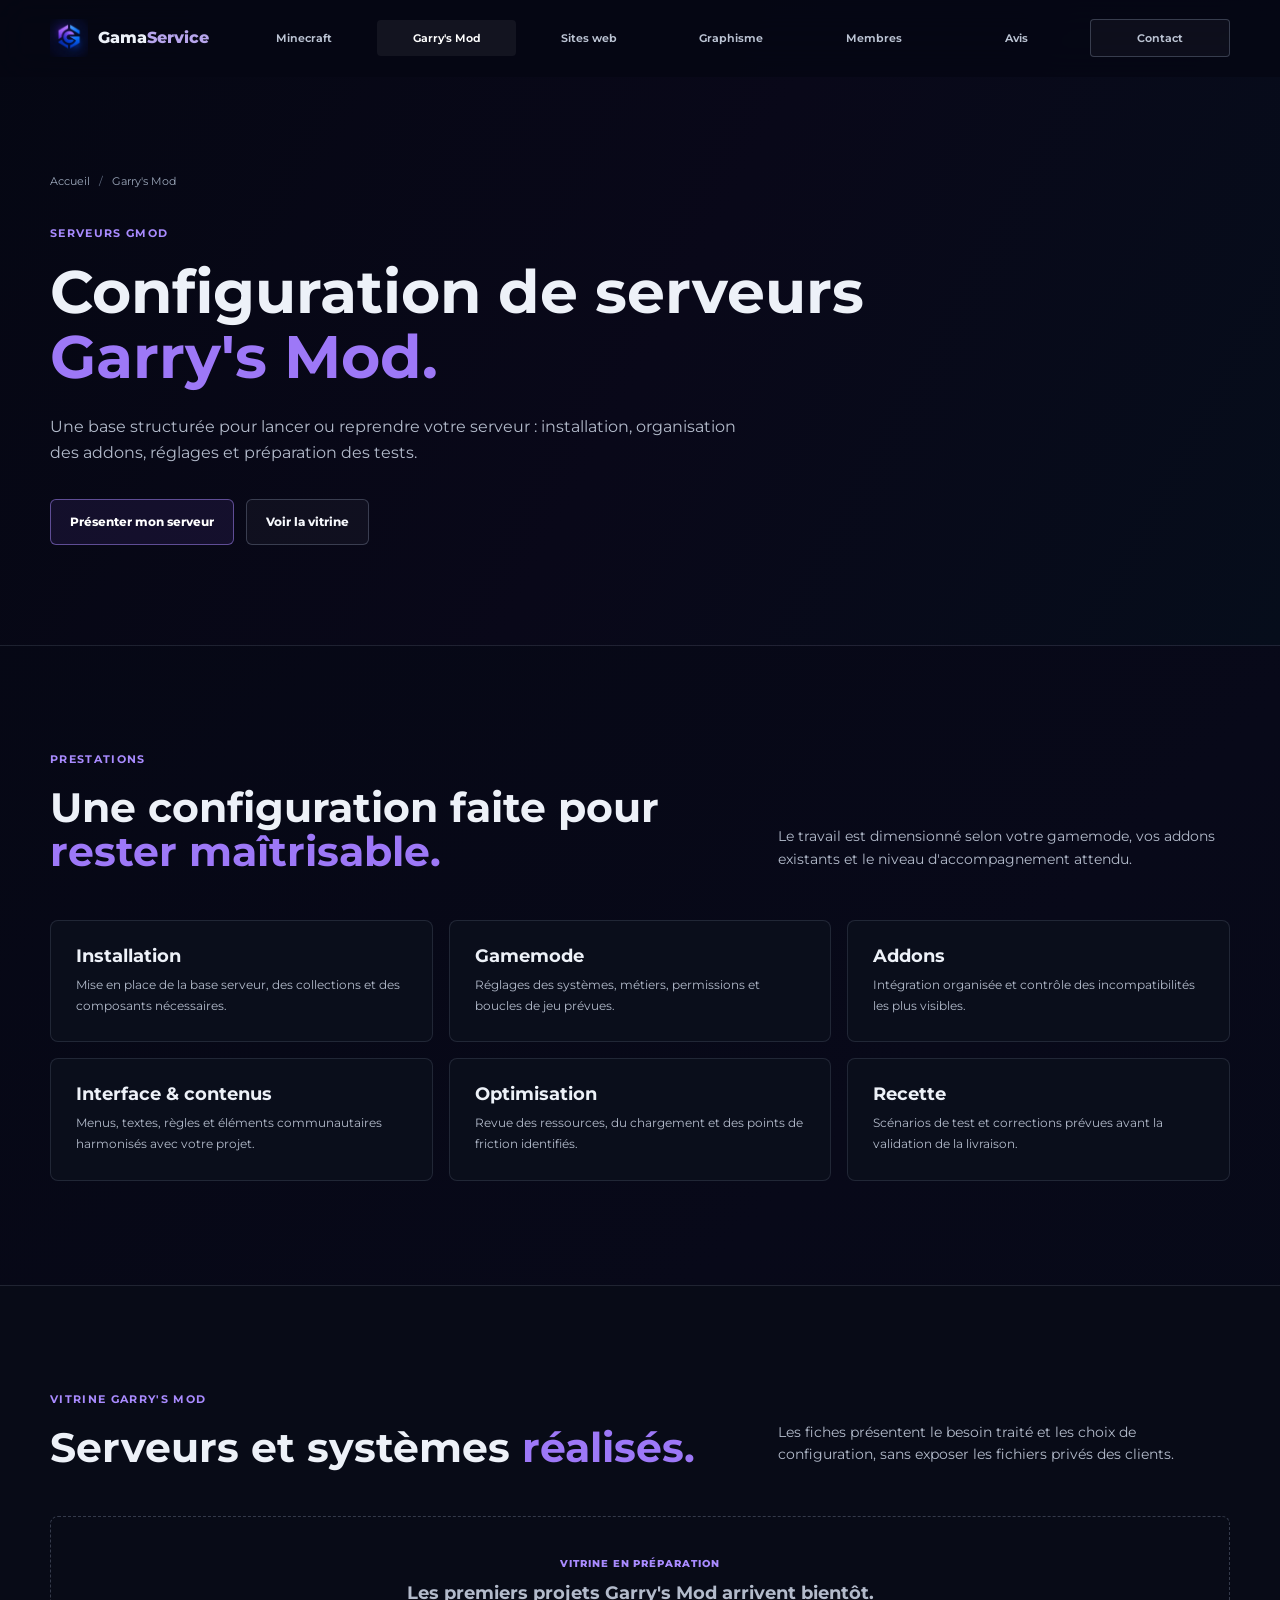
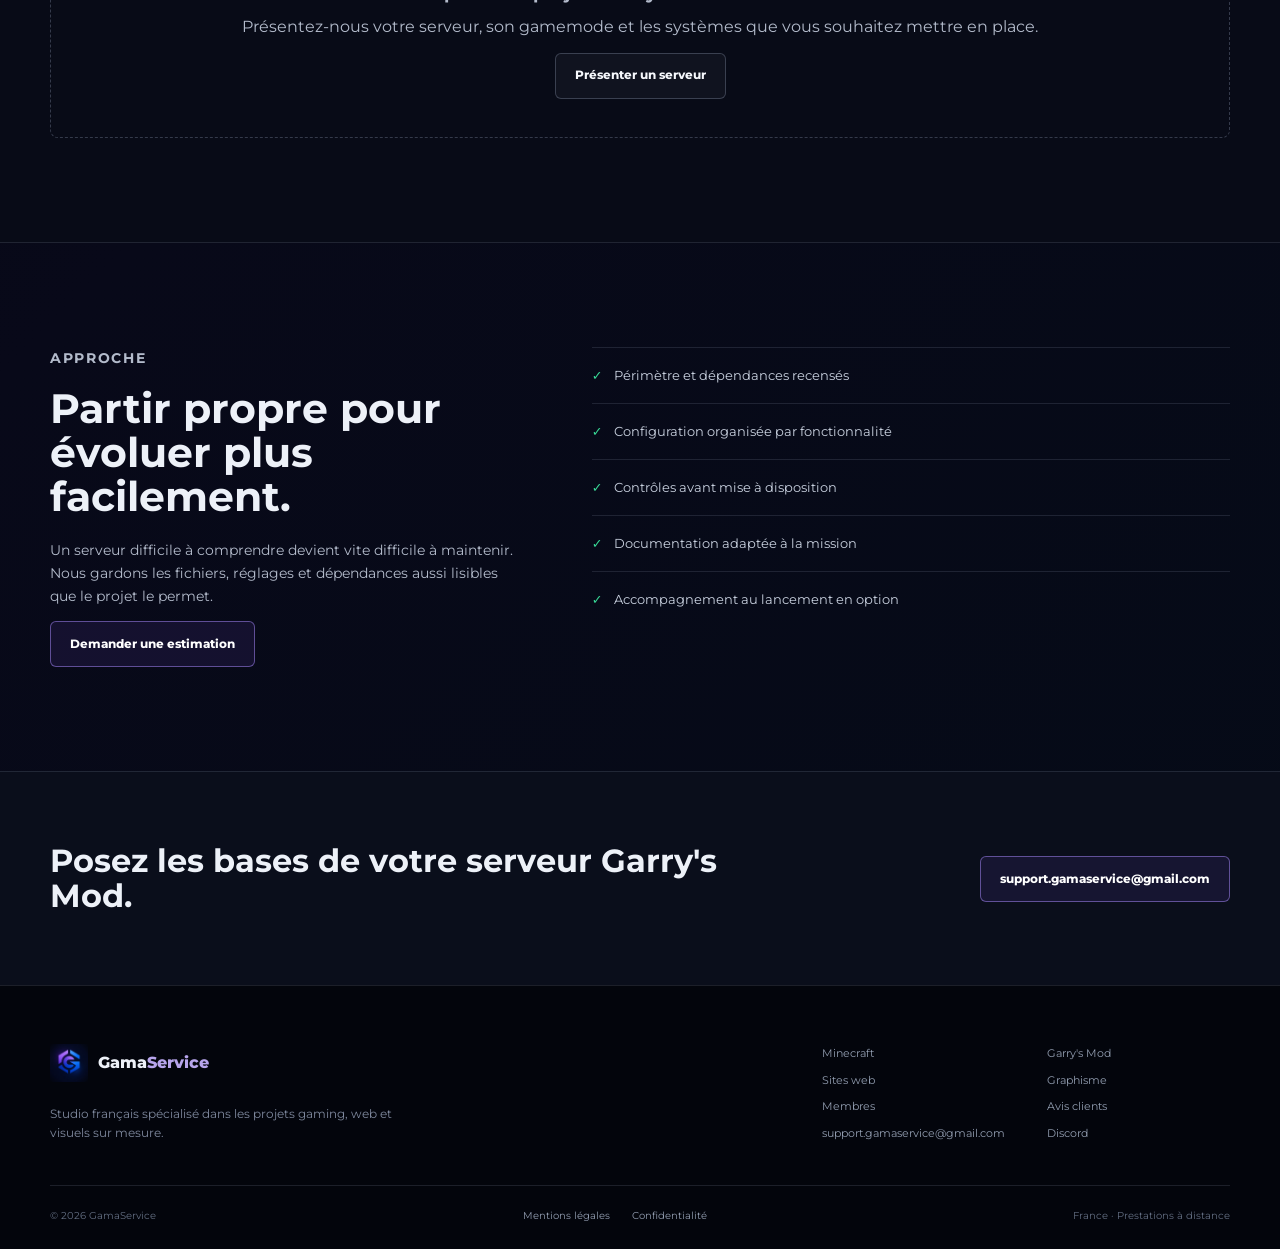
<file: garrys-mod.html>
<!doctype html>
<html lang="fr">
  <head>
    <meta charset="UTF-8" /><meta name="viewport" content="width=device-width, initial-scale=1.0" />
    <meta name="description" content="Configuration et optimisation de serveurs Garry's Mod : installation, addons, permissions, gamemode et préparation au lancement avec GamaService." />
    <meta name="robots" content="index,follow,max-image-preview:large" /><meta name="theme-color" content="#050713" />
    <meta property="og:locale" content="fr_FR" /><meta property="og:type" content="website" /><meta property="og:site_name" content="GamaService" />
    <meta property="og:title" content="Configuration de serveurs Garry's Mod | GamaService" /><meta property="og:description" content="Une configuration Garry's Mod propre, stable et adaptée à votre communauté." />
    <meta property="og:url" content="https://gamaservice.fr/garrys-mod" /><meta property="og:image" content="https://gamaservice.fr/assets/logo-gamaservice-og.jpg" /><meta name="twitter:card" content="summary_large_image" />
    <link rel="canonical" href="https://gamaservice.fr/garrys-mod" /><link rel="icon" type="image/png" href="assets/favicon.png" /><link rel="stylesheet" href="styles.css?v=20260812-1" />
    <title>Configuration de serveurs Garry's Mod | GamaService</title>
  </head>
  <body>
    <a class="skip-link" href="#main">Aller au contenu</a>
    <header class="site-header" data-header><div class="container nav-shell"><a class="brand" href="/" aria-label="GamaService, accueil"><img src="assets/logo-gamaservice.webp" alt="" width="38" height="38" /><span>Gama<span>Service</span></span></a><button class="menu-toggle" type="button" aria-label="Ouvrir le menu" aria-expanded="false" aria-controls="main-navigation" data-menu-toggle><span></span><span></span></button><nav id="main-navigation" class="main-nav" aria-label="Navigation principale" data-menu><a href="/minecraft">Minecraft</a><a href="/garrys-mod" aria-current="page">Garry's Mod</a><a href="/sites-web">Sites web</a><a href="/graphisme">Graphisme</a><a href="/membres">Membres</a><a href="/avis">Avis</a><a class="button button-small button-secondary" href="/contact">Contact</a></nav></div></header>
    <main id="main">
      <section class="page-hero"><div class="container"><ol class="breadcrumbs" aria-label="Fil d'Ariane"><li><a href="/">Accueil</a></li><li aria-current="page">Garry's Mod</li></ol><p class="eyebrow">Serveurs GMod</p><h1>Configuration de serveurs <em>Garry's Mod.</em></h1><p class="page-lead">Une base structurée pour lancer ou reprendre votre serveur : installation, organisation des addons, réglages et préparation des tests.</p><div class="hero-actions"><a class="button button-primary" href="/contact" data-service-link="Garry's Mod">Présenter mon serveur</a><a class="button button-secondary" href="/garrys-mod" data-scroll-target="vitrine">Voir la vitrine</a></div></div></section>
      <section id="prestations" class="section" aria-labelledby="gmod-services"><div class="container"><div class="section-heading reveal"><div><p class="eyebrow">Prestations</p><h2 id="gmod-services">Une configuration faite pour <em>rester maîtrisable.</em></h2></div><p>Le travail est dimensionné selon votre gamemode, vos addons existants et le niveau d'accompagnement attendu.</p></div><div class="feature-grid"><article class="feature-card reveal"><h3>Installation</h3><p>Mise en place de la base serveur, des collections et des composants nécessaires.</p></article><article class="feature-card reveal"><h3>Gamemode</h3><p>Réglages des systèmes, métiers, permissions et boucles de jeu prévues.</p></article><article class="feature-card reveal"><h3>Addons</h3><p>Intégration organisée et contrôle des incompatibilités les plus visibles.</p></article><article class="feature-card reveal"><h3>Interface &amp; contenus</h3><p>Menus, textes, règles et éléments communautaires harmonisés avec votre projet.</p></article><article class="feature-card reveal"><h3>Optimisation</h3><p>Revue des ressources, du chargement et des points de friction identifiés.</p></article><article class="feature-card reveal"><h3>Recette</h3><p>Scénarios de test et corrections prévues avant la validation de la livraison.</p></article></div></div></section>
      <section id="vitrine" class="section band" aria-labelledby="gmod-vitrine-title"><div class="container"><div class="section-heading reveal"><div><p class="eyebrow">Vitrine Garry's Mod</p><h2 id="gmod-vitrine-title">Serveurs et systèmes <em>réalisés.</em></h2></div><p>Les fiches présentent le besoin traité et les choix de configuration, sans exposer les fichiers privés des clients.</p></div><div class="plugin-grid" data-portfolio-grid="garrys-mod" aria-live="polite"><div class="empty-state plugin-empty"><p class="example-kicker">Vitrine en préparation</p><h3>Les premiers projets Garry's Mod arrivent bientôt.</h3><p>Vous pouvez déjà nous présenter votre serveur et son gamemode.</p><a class="button button-secondary" href="/contact" data-service-link="Garry's Mod">Présenter un serveur</a></div></div></div></section>
      <section class="section"><div class="container deliverables"><div class="deliverables-copy reveal"><p class="eyebrow">Approche</p><h2>Partir propre pour évoluer plus facilement.</h2><p>Un serveur difficile à comprendre devient vite difficile à maintenir. Nous gardons les fichiers, réglages et dépendances aussi lisibles que le projet le permet.</p><a class="button button-primary" href="/contact" data-service-link="Garry's Mod">Demander une estimation</a></div><ul class="check-list reveal"><li>Périmètre et dépendances recensés</li><li>Configuration organisée par fonctionnalité</li><li>Contrôles avant mise à disposition</li><li>Documentation adaptée à la mission</li><li>Accompagnement au lancement en option</li></ul></div></section>
      <section class="cta-band"><div class="container cta-layout"><h2>Posez les bases de votre serveur Garry's Mod.</h2><a class="button button-primary" href="mailto:support.gamaservice@gmail.com" data-contact-email>support.gamaservice@gmail.com</a></div></section>
    </main>
    <footer class="site-footer" itemscope itemtype="https://schema.org/ProfessionalService"><div class="container"><div class="footer-main"><div class="footer-brand"><a class="brand" href="/" itemprop="url"><img src="assets/logo-gamaservice.webp" alt="" width="38" height="38" /><span itemprop="name">Gama<span>Service</span></span></a><p>Studio français spécialisé dans les projets gaming, web et visuels sur mesure.</p></div><nav class="footer-links" aria-label="Navigation de pied de page"><a href="/minecraft">Minecraft</a><a href="/garrys-mod">Garry's Mod</a><a href="/sites-web">Sites web</a><a href="/graphisme">Graphisme</a><a href="/membres">Membres</a><a href="/avis">Avis clients</a><a href="mailto:support.gamaservice@gmail.com" itemprop="email" data-contact-email>support.gamaservice@gmail.com</a><a href="https://discord.gg/F9ZGFUUC9V" target="_blank" rel="noopener noreferrer" data-contact-discord>Discord</a></nav></div><div class="footer-bottom"><span>© <span data-year></span> GamaService</span><nav class="footer-legal" aria-label="Informations juridiques"><a href="/mentions-legales">Mentions légales</a><a href="/confidentialite">Confidentialité</a></nav><span>France · Prestations à distance</span></div></div></footer>
    <script src="script.js?v=20260812-1" defer></script><script src="content.js?v=20260811-1" defer></script>
  </body>
</html>
</file>
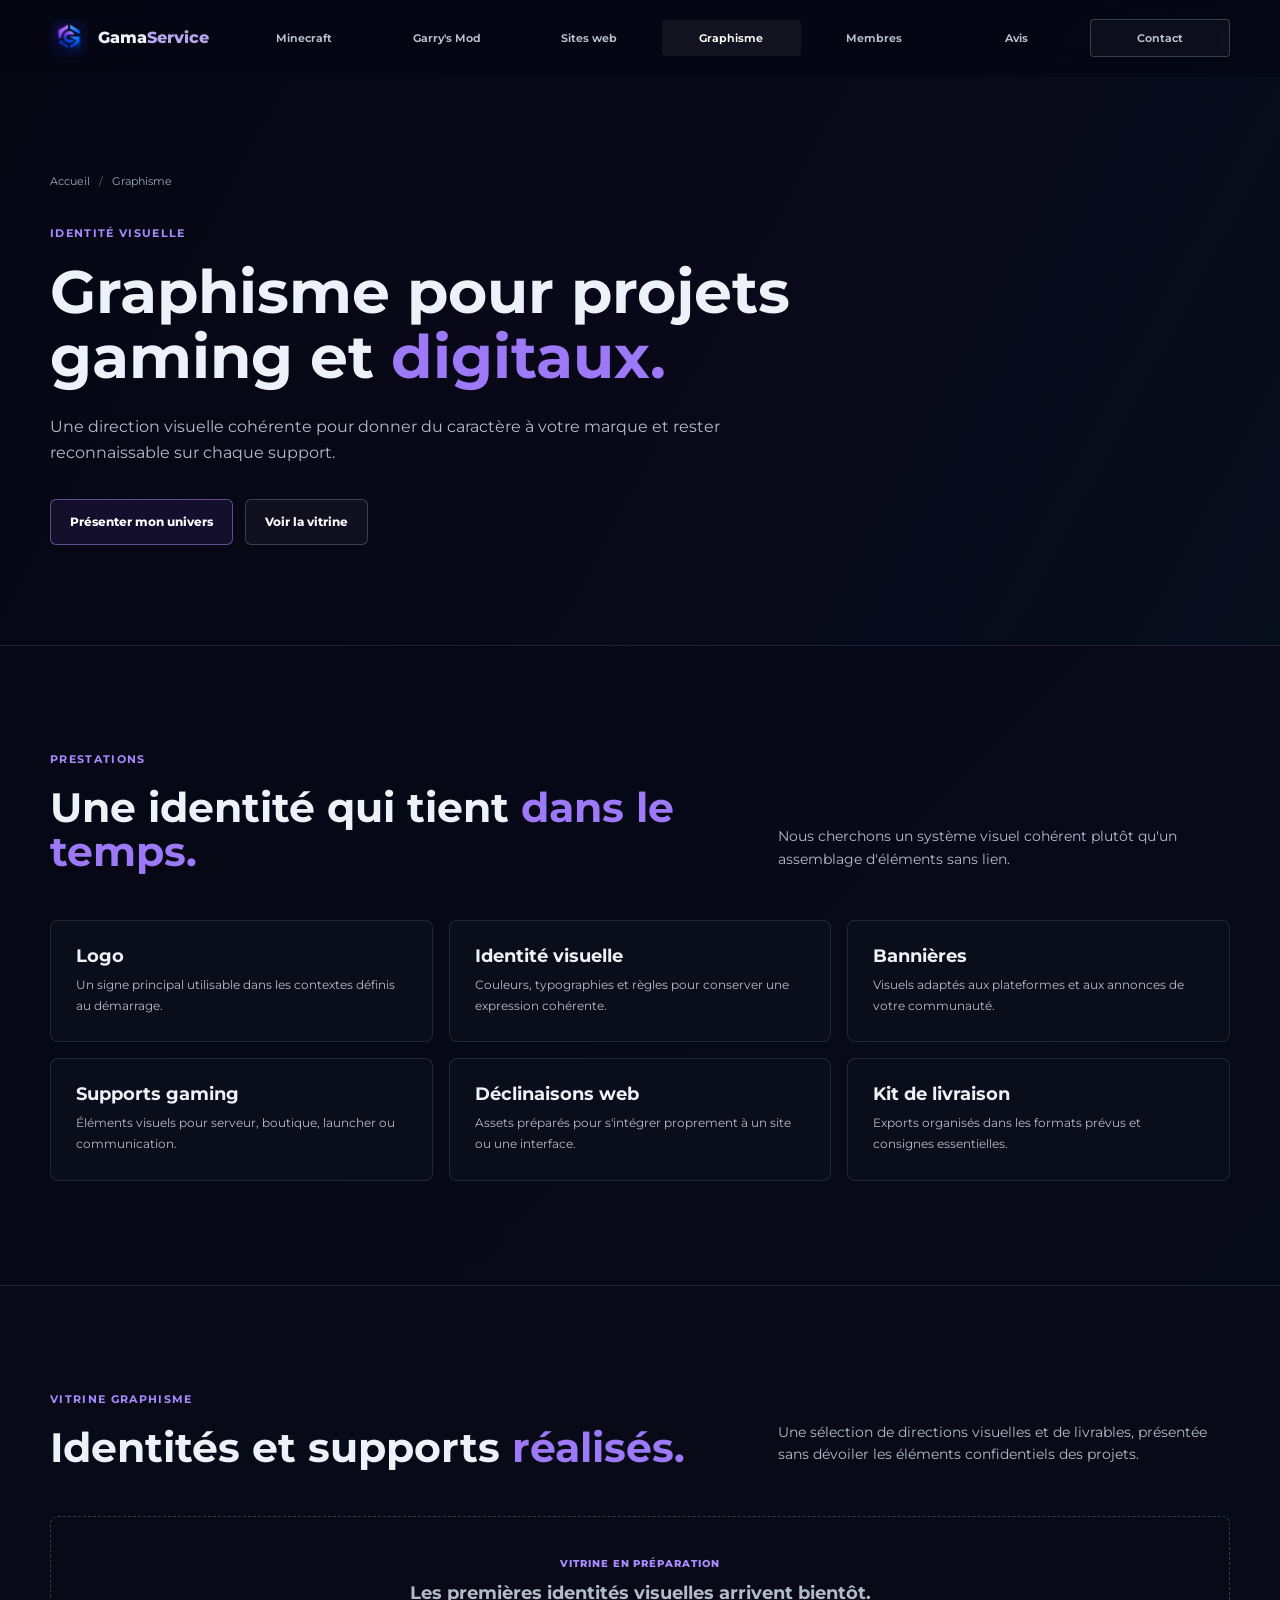
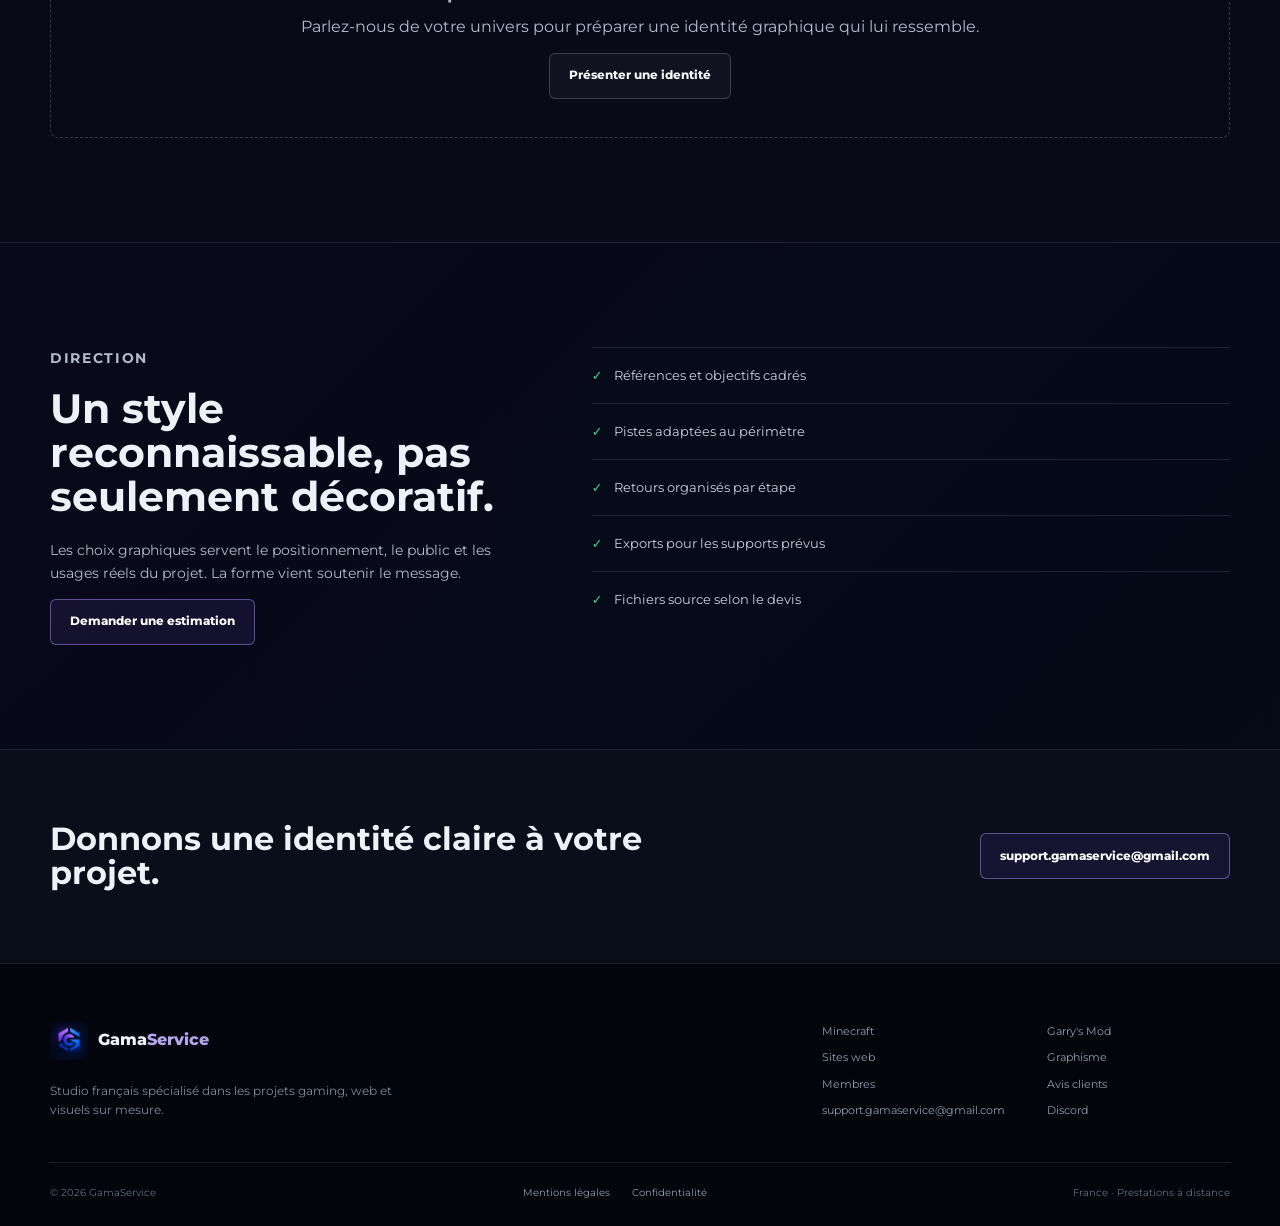
<file: graphisme.html>
<!doctype html>
<html lang="fr">
  <head>
    <meta charset="UTF-8" /><meta name="viewport" content="width=device-width, initial-scale=1.0" />
    <meta name="description" content="Création de logos, identités visuelles, bannières et supports graphiques pour projets gaming et activités en ligne avec GamaService." />
    <meta name="robots" content="index,follow,max-image-preview:large" /><meta name="theme-color" content="#050713" />
    <meta property="og:locale" content="fr_FR" /><meta property="og:type" content="website" /><meta property="og:site_name" content="GamaService" /><meta property="og:title" content="Graphisme et identité visuelle | GamaService" /><meta property="og:description" content="Une identité cohérente pour rendre votre projet immédiatement reconnaissable." /><meta property="og:url" content="https://gamaservice.fr/graphisme" /><meta property="og:image" content="https://gamaservice.fr/assets/logo-gamaservice-og.jpg" /><meta name="twitter:card" content="summary_large_image" />
    <link rel="canonical" href="https://gamaservice.fr/graphisme" /><link rel="icon" type="image/png" href="assets/favicon.png" /><link rel="stylesheet" href="styles.css?v=20260812-1" />
    <title>Graphisme et identité visuelle | GamaService</title>
  </head>
  <body>
    <a class="skip-link" href="#main">Aller au contenu</a>
    <header class="site-header" data-header><div class="container nav-shell"><a class="brand" href="/" aria-label="GamaService, accueil"><img src="assets/logo-gamaservice.webp" alt="" width="38" height="38" /><span>Gama<span>Service</span></span></a><button class="menu-toggle" type="button" aria-label="Ouvrir le menu" aria-expanded="false" aria-controls="main-navigation" data-menu-toggle><span></span><span></span></button><nav id="main-navigation" class="main-nav" aria-label="Navigation principale" data-menu><a href="/minecraft">Minecraft</a><a href="/garrys-mod">Garry's Mod</a><a href="/sites-web">Sites web</a><a href="/graphisme" aria-current="page">Graphisme</a><a href="/membres">Membres</a><a href="/avis">Avis</a><a class="button button-small button-secondary" href="/contact">Contact</a></nav></div></header>
    <main id="main">
      <section class="page-hero"><div class="container"><ol class="breadcrumbs" aria-label="Fil d'Ariane"><li><a href="/">Accueil</a></li><li aria-current="page">Graphisme</li></ol><p class="eyebrow">Identité visuelle</p><h1>Graphisme pour projets gaming et <em>digitaux.</em></h1><p class="page-lead">Une direction visuelle cohérente pour donner du caractère à votre marque et rester reconnaissable sur chaque support.</p><div class="hero-actions"><a class="button button-primary" href="/contact" data-service-link="Graphisme">Présenter mon univers</a><a class="button button-secondary" href="/graphisme" data-scroll-target="vitrine">Voir la vitrine</a></div></div></section>
      <section id="prestations" class="section" aria-labelledby="design-services"><div class="container"><div class="section-heading reveal"><div><p class="eyebrow">Prestations</p><h2 id="design-services">Une identité qui tient <em>dans le temps.</em></h2></div><p>Nous cherchons un système visuel cohérent plutôt qu'un assemblage d'éléments sans lien.</p></div><div class="feature-grid"><article class="feature-card reveal"><h3>Logo</h3><p>Un signe principal utilisable dans les contextes définis au démarrage.</p></article><article class="feature-card reveal"><h3>Identité visuelle</h3><p>Couleurs, typographies et règles pour conserver une expression cohérente.</p></article><article class="feature-card reveal"><h3>Bannières</h3><p>Visuels adaptés aux plateformes et aux annonces de votre communauté.</p></article><article class="feature-card reveal"><h3>Supports gaming</h3><p>Éléments visuels pour serveur, boutique, launcher ou communication.</p></article><article class="feature-card reveal"><h3>Déclinaisons web</h3><p>Assets préparés pour s'intégrer proprement à un site ou une interface.</p></article><article class="feature-card reveal"><h3>Kit de livraison</h3><p>Exports organisés dans les formats prévus et consignes essentielles.</p></article></div></div></section>
      <section id="vitrine" class="section band" aria-labelledby="design-vitrine-title"><div class="container"><div class="section-heading reveal"><div><p class="eyebrow">Vitrine graphisme</p><h2 id="design-vitrine-title">Identités et supports <em>réalisés.</em></h2></div><p>Une sélection de directions visuelles et de livrables, présentée sans dévoiler les éléments confidentiels des projets.</p></div><div class="plugin-grid" data-portfolio-grid="graphisme" aria-live="polite"><div class="empty-state plugin-empty"><p class="example-kicker">Vitrine en préparation</p><h3>Les premières identités visuelles arrivent bientôt.</h3><p>Vous pouvez déjà nous parler de votre univers et de ses usages.</p><a class="button button-secondary" href="/contact" data-service-link="Graphisme">Présenter une identité</a></div></div></div></section>
      <section class="section"><div class="container deliverables"><div class="deliverables-copy reveal"><p class="eyebrow">Direction</p><h2>Un style reconnaissable, pas seulement décoratif.</h2><p>Les choix graphiques servent le positionnement, le public et les usages réels du projet. La forme vient soutenir le message.</p><a class="button button-primary" href="/contact" data-service-link="Graphisme">Demander une estimation</a></div><ul class="check-list reveal"><li>Références et objectifs cadrés</li><li>Pistes adaptées au périmètre</li><li>Retours organisés par étape</li><li>Exports pour les supports prévus</li><li>Fichiers source selon le devis</li></ul></div></section>
      <section class="cta-band"><div class="container cta-layout"><h2>Donnons une identité claire à votre projet.</h2><a class="button button-primary" href="mailto:support.gamaservice@gmail.com" data-contact-email>support.gamaservice@gmail.com</a></div></section>
    </main>
    <footer class="site-footer" itemscope itemtype="https://schema.org/ProfessionalService"><div class="container"><div class="footer-main"><div class="footer-brand"><a class="brand" href="/" itemprop="url"><img src="assets/logo-gamaservice.webp" alt="" width="38" height="38" /><span itemprop="name">Gama<span>Service</span></span></a><p>Studio français spécialisé dans les projets gaming, web et visuels sur mesure.</p></div><nav class="footer-links" aria-label="Navigation de pied de page"><a href="/minecraft">Minecraft</a><a href="/garrys-mod">Garry's Mod</a><a href="/sites-web">Sites web</a><a href="/graphisme">Graphisme</a><a href="/membres">Membres</a><a href="/avis">Avis clients</a><a href="mailto:support.gamaservice@gmail.com" itemprop="email" data-contact-email>support.gamaservice@gmail.com</a><a href="https://discord.gg/F9ZGFUUC9V" target="_blank" rel="noopener noreferrer" data-contact-discord>Discord</a></nav></div><div class="footer-bottom"><span>© <span data-year></span> GamaService</span><nav class="footer-legal" aria-label="Informations juridiques"><a href="/mentions-legales">Mentions légales</a><a href="/confidentialite">Confidentialité</a></nav><span>France · Prestations à distance</span></div></div></footer>
    <script src="script.js?v=20260812-1" defer></script><script src="content.js?v=20260811-1" defer></script>
  </body>
</html>
</file>
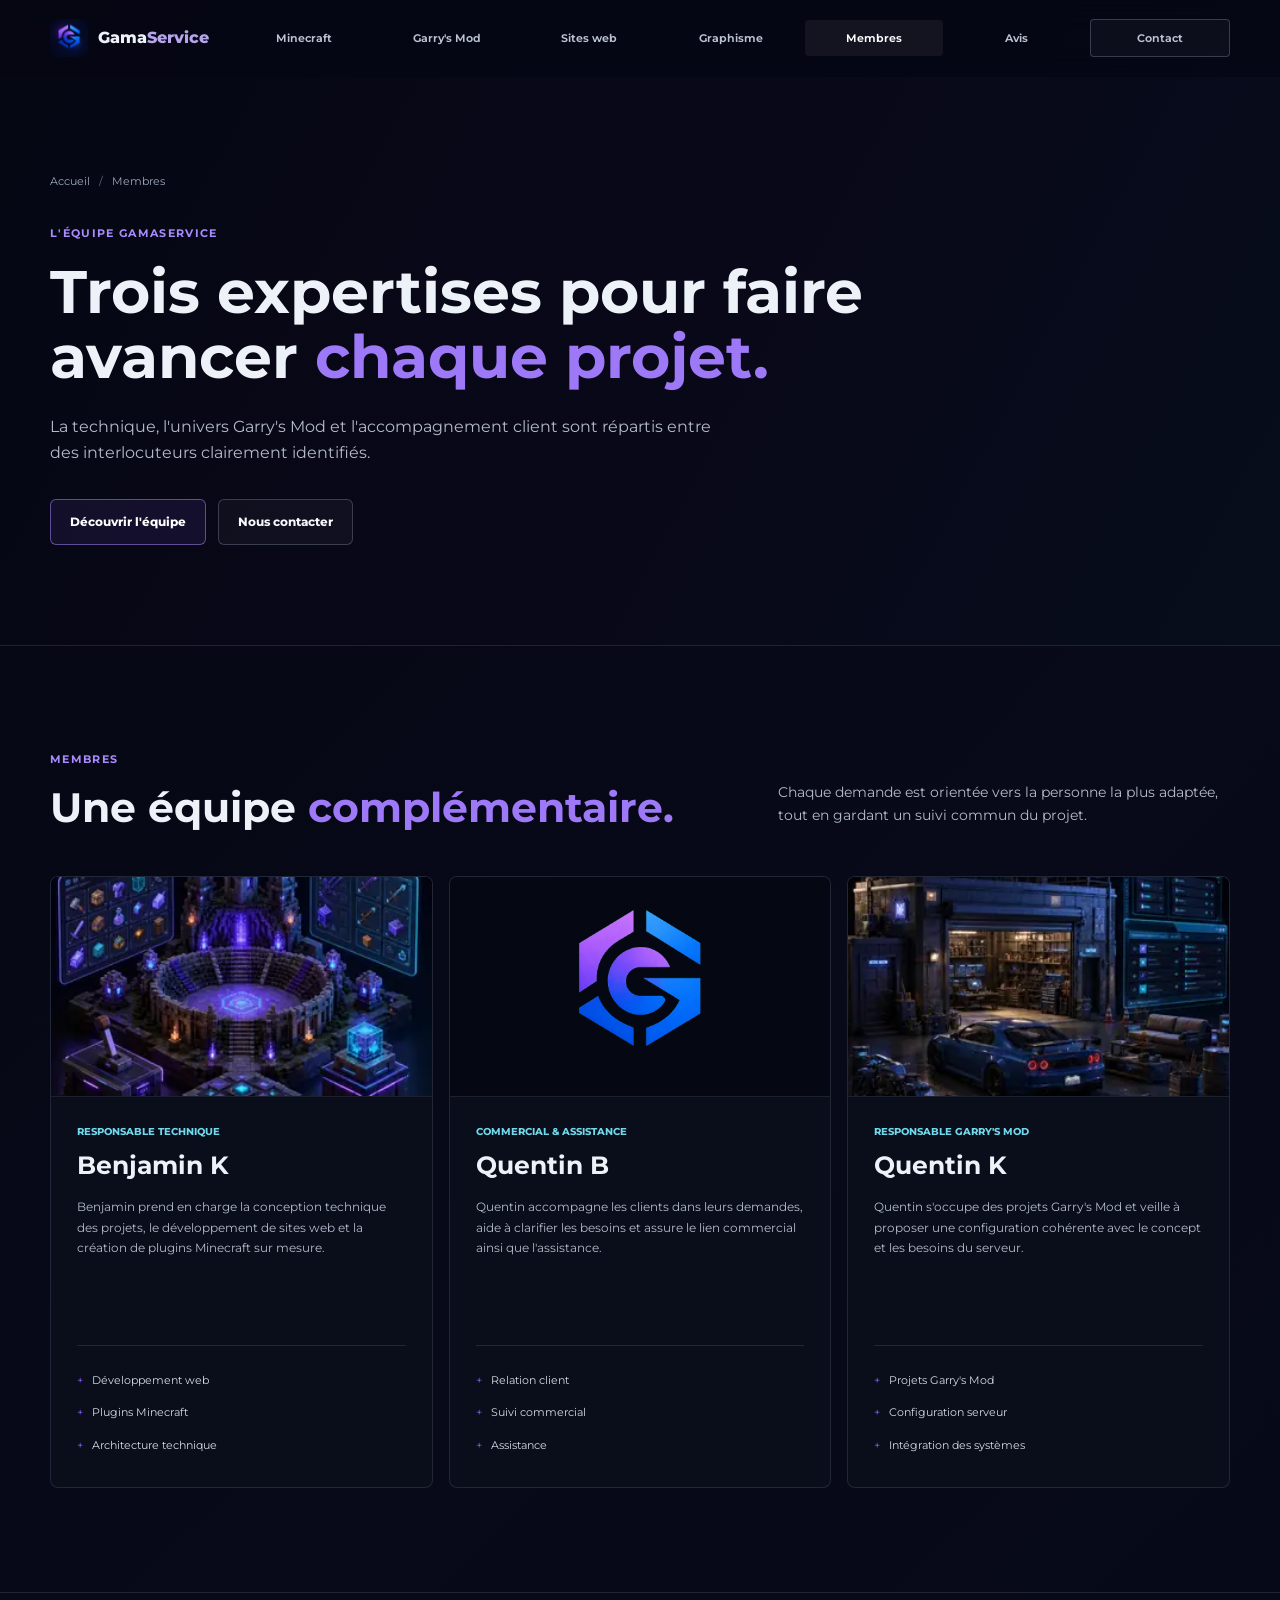
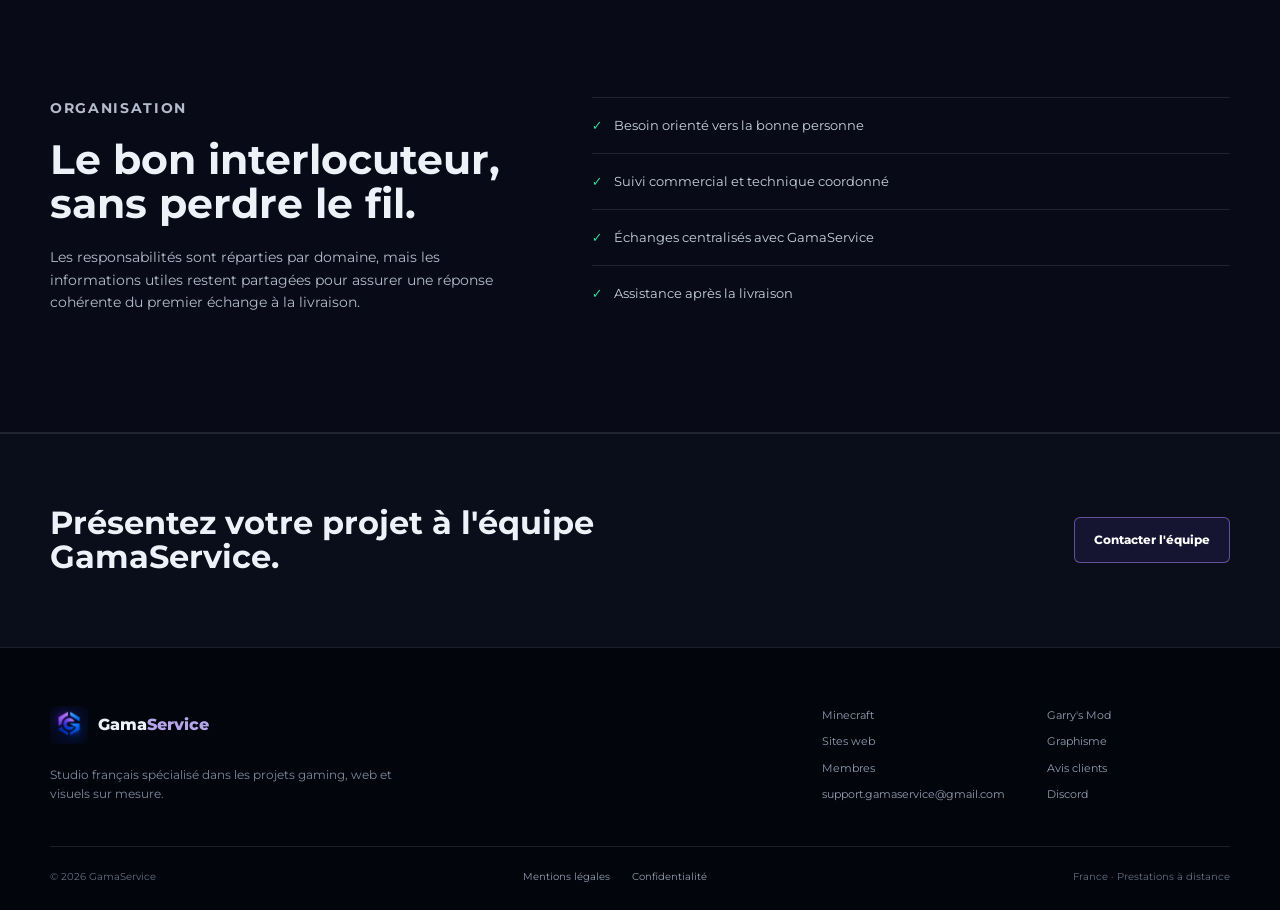
<file: membres.html>
<!doctype html>
<html lang="fr">
  <head>
    <meta charset="UTF-8" /><meta name="viewport" content="width=device-width, initial-scale=1.0" />
    <meta name="description" content="Découvrez les membres de GamaService : développement web et Minecraft, projets Garry's Mod, accompagnement commercial et assistance client." />
    <meta name="robots" content="index,follow,max-image-preview:large" /><meta name="theme-color" content="#050713" />
    <meta property="og:locale" content="fr_FR" /><meta property="og:type" content="website" /><meta property="og:site_name" content="GamaService" />
    <meta property="og:title" content="Les membres de GamaService" /><meta property="og:description" content="Une équipe complémentaire pour les projets gaming, web et l'accompagnement client." />
    <meta property="og:url" content="https://gamaservice.fr/membres" /><meta property="og:image" content="https://gamaservice.fr/assets/logo-gamaservice-og.jpg" /><meta name="twitter:card" content="summary_large_image" />
    <link rel="canonical" href="https://gamaservice.fr/membres" /><link rel="icon" type="image/png" href="assets/favicon.png" /><link rel="stylesheet" href="styles.css?v=20260812-3" />
    <title>Les membres de GamaService | Équipe gaming et web</title>
  </head>
  <body>
    <a class="skip-link" href="#main">Aller au contenu</a>
    <header class="site-header" data-header><div class="container nav-shell"><a class="brand" href="/" aria-label="GamaService, accueil"><img src="assets/logo-gamaservice.webp" alt="" width="38" height="38" /><span>Gama<span>Service</span></span></a><button class="menu-toggle" type="button" aria-label="Ouvrir le menu" aria-expanded="false" aria-controls="main-navigation" data-menu-toggle><span></span><span></span></button><nav id="main-navigation" class="main-nav" aria-label="Navigation principale" data-menu><a href="/minecraft">Minecraft</a><a href="/garrys-mod">Garry's Mod</a><a href="/sites-web">Sites web</a><a href="/graphisme">Graphisme</a><a href="/membres" aria-current="page">Membres</a><a href="/avis">Avis</a><a class="button button-small button-secondary" href="/contact">Contact</a></nav></div></header>

    <main id="main">
      <section class="page-hero team-hero"><div class="container"><ol class="breadcrumbs" aria-label="Fil d'Ariane"><li><a href="/">Accueil</a></li><li aria-current="page">Membres</li></ol><p class="eyebrow">L'équipe GamaService</p><h1>Trois expertises pour faire avancer <em>chaque projet.</em></h1><p class="page-lead">La technique, l'univers Garry's Mod et l'accompagnement client sont répartis entre des interlocuteurs clairement identifiés.</p><div class="hero-actions"><a class="button button-primary" href="/membres" data-scroll-target="equipe">Découvrir l'équipe</a><a class="button button-secondary" href="/contact">Nous contacter</a></div></div></section>

      <section id="equipe" class="section" aria-labelledby="team-title" itemscope itemtype="https://schema.org/Organization">
        <meta itemprop="name" content="GamaService" />
        <div class="container">
          <div class="section-heading reveal"><div><p class="eyebrow">Membres</p><h2 id="team-title">Une équipe <em>complémentaire.</em></h2></div><p>Chaque demande est orientée vers la personne la plus adaptée, tout en gardant un suivi commun du projet.</p></div>
          <div class="team-grid">
            <article class="member-card reveal" itemprop="member" itemscope itemtype="https://schema.org/Person">
              <figure class="member-media"><img src="assets/hero-orbit-minecraft-plugin.webp" alt="Illustration d'un projet technique Minecraft développé par GamaService" width="320" height="320" loading="lazy" /></figure>
              <div class="member-content"><p class="member-role" itemprop="jobTitle">Responsable technique</p><h3 itemprop="name">Benjamin K</h3><p itemprop="description">Benjamin prend en charge la conception technique des projets, le développement de sites web et la création de plugins Minecraft sur mesure.</p><ul class="member-focus" aria-label="Domaines de Benjamin K"><li>Développement web</li><li>Plugins Minecraft</li><li>Architecture technique</li></ul></div>
            </article>
            <article class="member-card reveal" itemprop="member" itemscope itemtype="https://schema.org/Person">
              <figure class="member-media"><img src="assets/logo-gamaservice-hero.webp" alt="Identité visuelle de GamaService" width="640" height="640" loading="lazy" /></figure>
              <div class="member-content"><p class="member-role" itemprop="jobTitle">Commercial &amp; assistance</p><h3 itemprop="name">Quentin B</h3><p itemprop="description">Quentin accompagne les clients dans leurs demandes, aide à clarifier les besoins et assure le lien commercial ainsi que l'assistance.</p><ul class="member-focus" aria-label="Domaines de Quentin B"><li>Relation client</li><li>Suivi commercial</li><li>Assistance</li></ul></div>
            </article>
            <article class="member-card reveal" itemprop="member" itemscope itemtype="https://schema.org/Person">
              <figure class="member-media"><img src="assets/hero-orbit-garrysmod-roleplay.webp" alt="Illustration d'un environnement Garry's Mod pris en charge par GamaService" width="320" height="320" loading="lazy" /></figure>
              <div class="member-content"><p class="member-role" itemprop="jobTitle">Responsable Garry's Mod</p><h3 itemprop="name">Quentin K</h3><p itemprop="description">Quentin s'occupe des projets Garry's Mod et veille à proposer une configuration cohérente avec le concept et les besoins du serveur.</p><ul class="member-focus" aria-label="Domaines de Quentin K"><li>Projets Garry's Mod</li><li>Configuration serveur</li><li>Intégration des systèmes</li></ul></div>
            </article>
          </div>
        </div>
      </section>

      <section class="section band"><div class="container deliverables"><div class="deliverables-copy reveal"><p class="eyebrow">Organisation</p><h2>Le bon interlocuteur, sans perdre le fil.</h2><p>Les responsabilités sont réparties par domaine, mais les informations utiles restent partagées pour assurer une réponse cohérente du premier échange à la livraison.</p></div><ul class="check-list reveal"><li>Besoin orienté vers la bonne personne</li><li>Suivi commercial et technique coordonné</li><li>Échanges centralisés avec GamaService</li><li>Assistance après la livraison</li></ul></div></section>
      <section class="cta-band"><div class="container cta-layout"><h2>Présentez votre projet à l'équipe GamaService.</h2><a class="button button-primary" href="/contact">Contacter l'équipe</a></div></section>
    </main>

    <footer class="site-footer" itemscope itemtype="https://schema.org/ProfessionalService"><div class="container"><div class="footer-main"><div class="footer-brand"><a class="brand" href="/" itemprop="url"><img src="assets/logo-gamaservice.webp" alt="" width="38" height="38" /><span itemprop="name">Gama<span>Service</span></span></a><p>Studio français spécialisé dans les projets gaming, web et visuels sur mesure.</p></div><nav class="footer-links" aria-label="Navigation de pied de page"><a href="/minecraft">Minecraft</a><a href="/garrys-mod">Garry's Mod</a><a href="/sites-web">Sites web</a><a href="/graphisme">Graphisme</a><a href="/membres" aria-current="page">Membres</a><a href="/avis">Avis clients</a><a href="mailto:support.gamaservice@gmail.com" itemprop="email" data-contact-email>support.gamaservice@gmail.com</a><a href="https://discord.gg/F9ZGFUUC9V" target="_blank" rel="noopener noreferrer" data-contact-discord>Discord</a></nav></div><div class="footer-bottom"><span>© <span data-year></span> GamaService</span><nav class="footer-legal" aria-label="Informations juridiques"><a href="/mentions-legales">Mentions légales</a><a href="/confidentialite">Confidentialité</a></nav><span>France · Prestations à distance</span></div></div></footer>
    <script src="script.js?v=20260812-1" defer></script><script src="content.js?v=20260811-1" defer></script>
  </body>
</html>
</file>
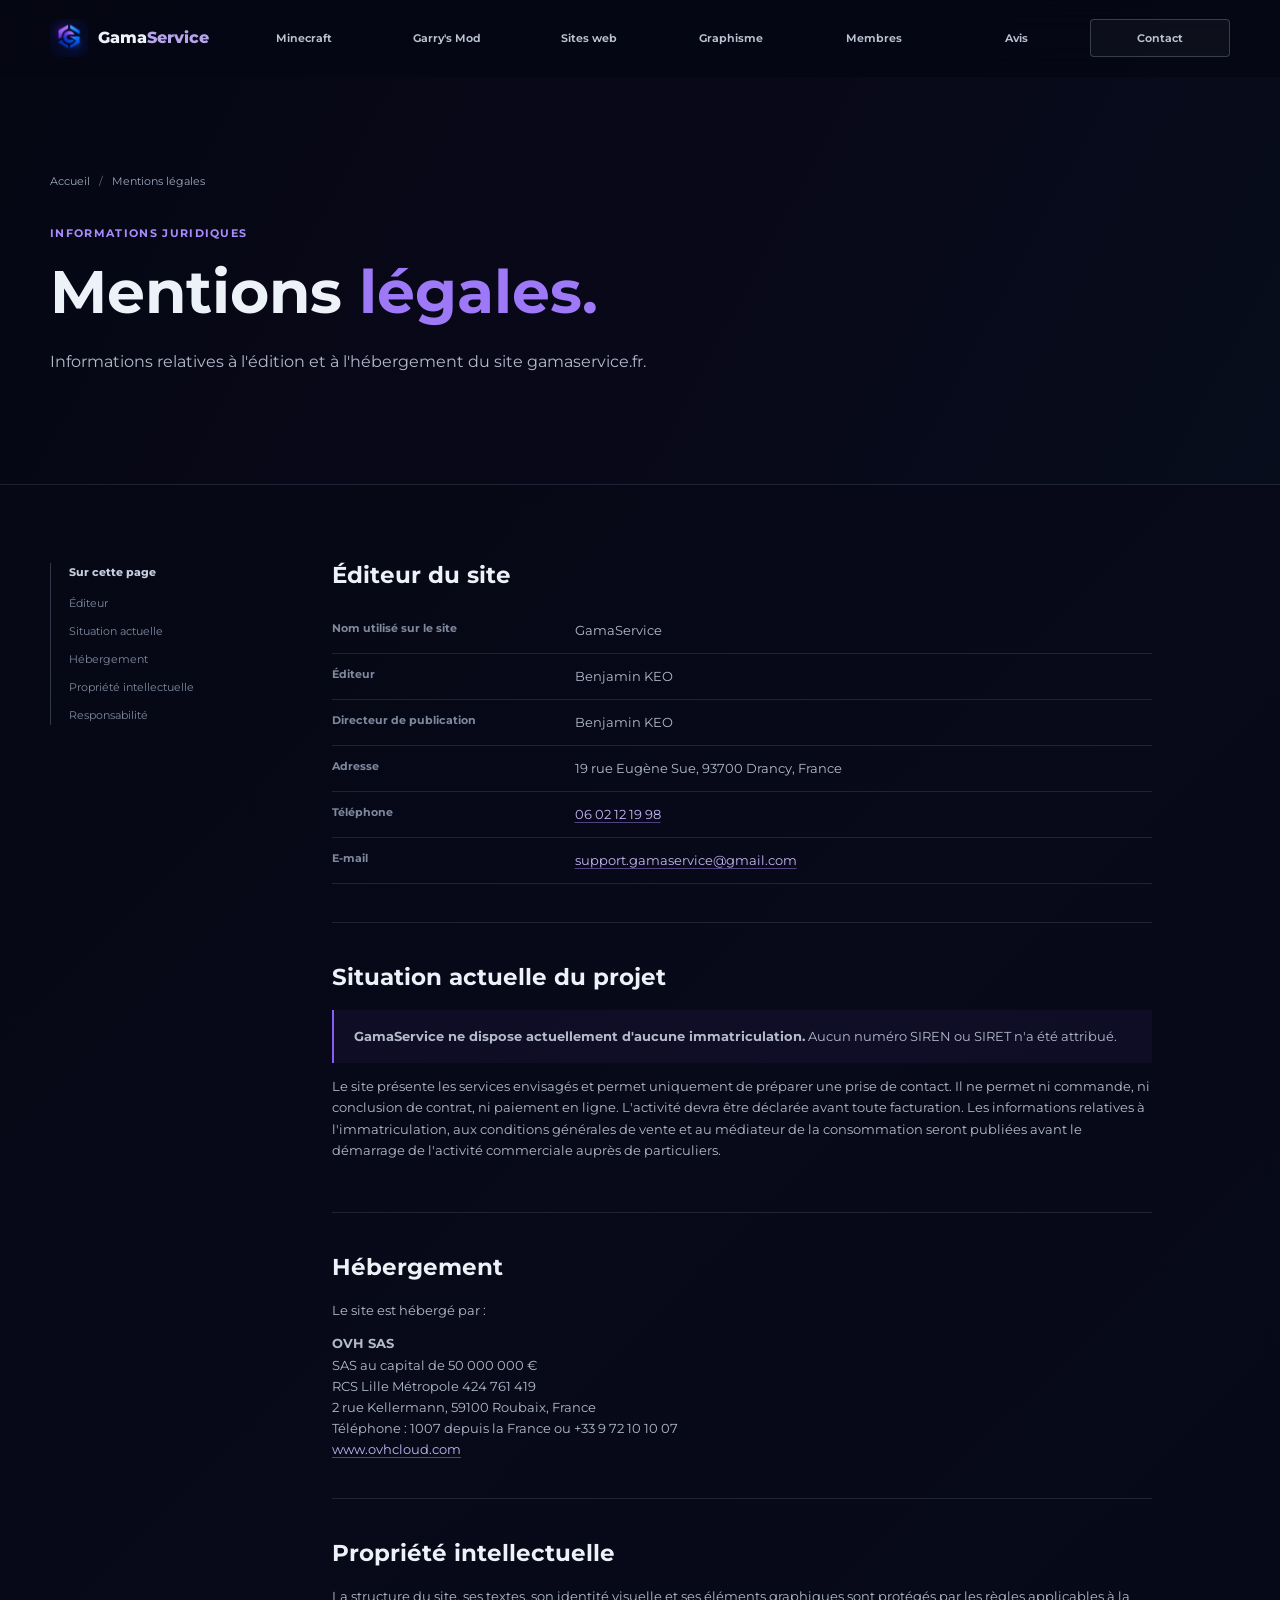
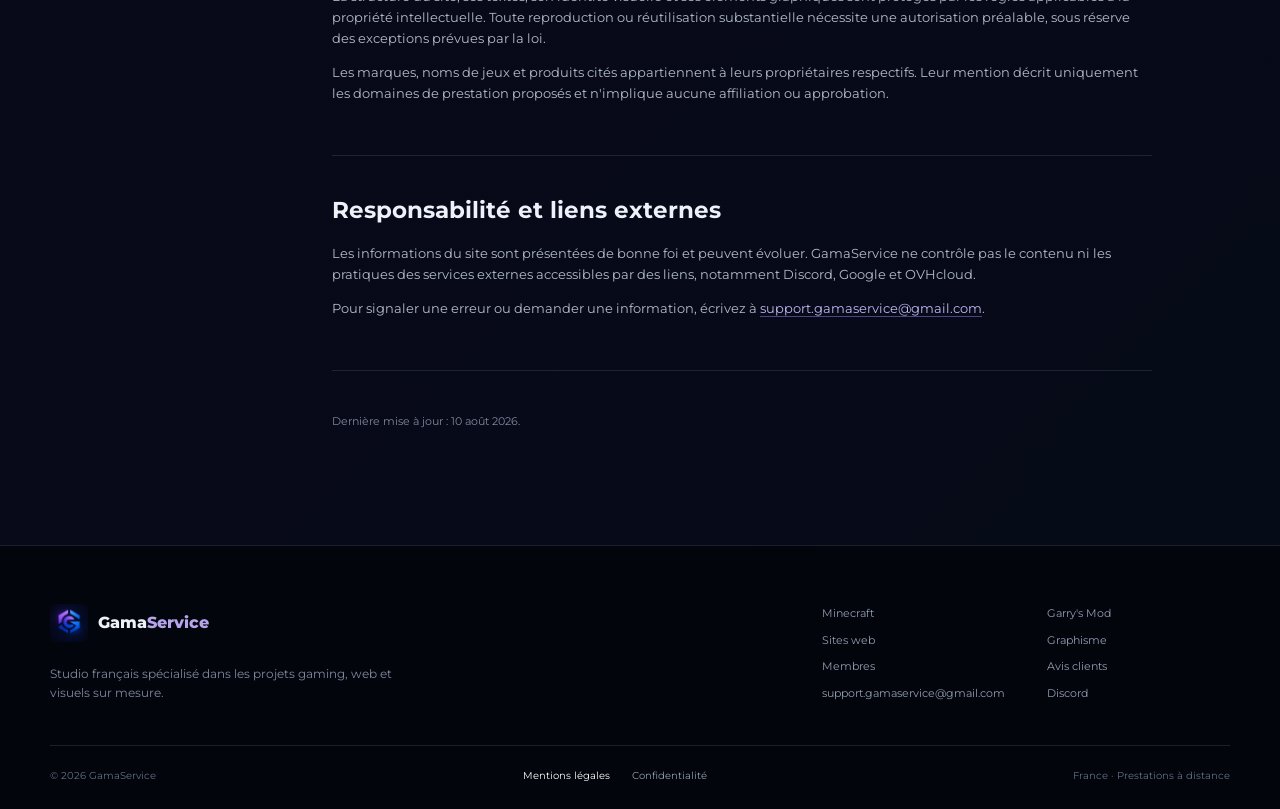
<file: mentions-legales.html>
<!doctype html>
<html lang="fr">
  <head>
    <meta charset="UTF-8" />
    <meta name="viewport" content="width=device-width, initial-scale=1.0" />
    <meta name="description" content="Mentions légales du site GamaService : éditeur, responsable de publication et hébergeur." />
    <meta name="robots" content="noindex,follow" />
    <meta name="theme-color" content="#050713" />
    <link rel="canonical" href="https://gamaservice.fr/mentions-legales" />
    <link rel="icon" type="image/png" href="assets/favicon.png" />
    <link rel="stylesheet" href="styles.css?v=20260811-1" />
    <title>Mentions légales | GamaService</title>
  </head>
  <body>
    <a class="skip-link" href="#main">Aller au contenu</a>
    <header class="site-header" data-header><div class="container nav-shell"><a class="brand" href="/" aria-label="GamaService, accueil"><img src="assets/logo-gamaservice.webp" alt="" width="38" height="38" /><span>Gama<span>Service</span></span></a><button class="menu-toggle" type="button" aria-label="Ouvrir le menu" aria-expanded="false" aria-controls="main-navigation" data-menu-toggle><span></span><span></span></button><nav id="main-navigation" class="main-nav" aria-label="Navigation principale" data-menu><a href="/minecraft">Minecraft</a><a href="/garrys-mod">Garry's Mod</a><a href="/sites-web">Sites web</a><a href="/graphisme">Graphisme</a><a href="/membres">Membres</a><a href="/avis">Avis</a><a class="button button-small button-secondary" href="/contact">Contact</a></nav></div></header>

    <main id="main">
      <section class="page-hero legal-hero">
        <div class="container">
          <ol class="breadcrumbs" aria-label="Fil d'Ariane"><li><a href="/">Accueil</a></li><li aria-current="page">Mentions légales</li></ol>
          <p class="eyebrow">Informations juridiques</p>
          <h1>Mentions <em>légales.</em></h1>
          <p class="page-lead">Informations relatives à l'édition et à l'hébergement du site gamaservice.fr.</p>
        </div>
      </section>

      <section class="section legal-section">
        <div class="container legal-layout">
          <aside class="legal-nav" aria-label="Sommaire">
            <p>Sur cette page</p>
            <a href="#editeur">Éditeur</a>
            <a href="#situation">Situation actuelle</a>
            <a href="#hebergement">Hébergement</a>
            <a href="#propriete">Propriété intellectuelle</a>
            <a href="#responsabilite">Responsabilité</a>
          </aside>

          <div class="legal-content">
            <section id="editeur">
              <h2>Éditeur du site</h2>
              <dl class="legal-definition">
                <dt>Nom utilisé sur le site</dt><dd>GamaService</dd>
                <dt>Éditeur</dt><dd>Benjamin KEO</dd>
                <dt>Directeur de publication</dt><dd>Benjamin KEO</dd>
                <dt>Adresse</dt><dd>19 rue Eugène Sue, 93700 Drancy, France</dd>
                <dt>Téléphone</dt><dd><a href="tel:+33602121998">06 02 12 19 98</a></dd>
                <dt>E-mail</dt><dd><a href="mailto:support.gamaservice@gmail.com">support.gamaservice@gmail.com</a></dd>
              </dl>
            </section>

            <section id="situation">
              <h2>Situation actuelle du projet</h2>
              <p class="legal-notice"><strong>GamaService ne dispose actuellement d'aucune immatriculation.</strong> Aucun numéro SIREN ou SIRET n'a été attribué.</p>
              <p>Le site présente les services envisagés et permet uniquement de préparer une prise de contact. Il ne permet ni commande, ni conclusion de contrat, ni paiement en ligne. L'activité devra être déclarée avant toute facturation. Les informations relatives à l'immatriculation, aux conditions générales de vente et au médiateur de la consommation seront publiées avant le démarrage de l'activité commerciale auprès de particuliers.</p>
            </section>

            <section id="hebergement">
              <h2>Hébergement</h2>
              <p>Le site est hébergé par :</p>
              <address>
                <strong>OVH SAS</strong><br />
                SAS au capital de 50 000 000 €<br />
                RCS Lille Métropole 424 761 419<br />
                2 rue Kellermann, 59100 Roubaix, France<br />
                Téléphone : 1007 depuis la France ou +33 9 72 10 10 07<br />
                <a href="https://www.ovhcloud.com/fr/" target="_blank" rel="noopener noreferrer">www.ovhcloud.com</a>
              </address>
            </section>

            <section id="propriete">
              <h2>Propriété intellectuelle</h2>
              <p>La structure du site, ses textes, son identité visuelle et ses éléments graphiques sont protégés par les règles applicables à la propriété intellectuelle. Toute reproduction ou réutilisation substantielle nécessite une autorisation préalable, sous réserve des exceptions prévues par la loi.</p>
              <p>Les marques, noms de jeux et produits cités appartiennent à leurs propriétaires respectifs. Leur mention décrit uniquement les domaines de prestation proposés et n'implique aucune affiliation ou approbation.</p>
            </section>

            <section id="responsabilite">
              <h2>Responsabilité et liens externes</h2>
              <p>Les informations du site sont présentées de bonne foi et peuvent évoluer. GamaService ne contrôle pas le contenu ni les pratiques des services externes accessibles par des liens, notamment Discord, Google et OVHcloud.</p>
              <p>Pour signaler une erreur ou demander une information, écrivez à <a href="mailto:support.gamaservice@gmail.com">support.gamaservice@gmail.com</a>.</p>
            </section>

            <p class="legal-updated">Dernière mise à jour : 10 août 2026.</p>
          </div>
        </div>
      </section>
    </main>

    <footer class="site-footer"><div class="container"><div class="footer-main"><div class="footer-brand"><a class="brand" href="/"><img src="assets/logo-gamaservice.webp" alt="" width="38" height="38" /><span>Gama<span>Service</span></span></a><p>Studio français spécialisé dans les projets gaming, web et visuels sur mesure.</p></div><nav class="footer-links" aria-label="Navigation de pied de page"><a href="/minecraft">Minecraft</a><a href="/garrys-mod">Garry's Mod</a><a href="/sites-web">Sites web</a><a href="/graphisme">Graphisme</a><a href="/membres">Membres</a><a href="/avis">Avis clients</a><a href="mailto:support.gamaservice@gmail.com">support.gamaservice@gmail.com</a><a href="https://discord.gg/F9ZGFUUC9V" target="_blank" rel="noopener noreferrer">Discord</a></nav></div><div class="footer-bottom"><span>© <span data-year></span> GamaService</span><nav class="footer-legal" aria-label="Informations juridiques"><a href="/mentions-legales" aria-current="page">Mentions légales</a><a href="/confidentialite">Confidentialité</a></nav><span>France · Prestations à distance</span></div></div></footer>
    <script src="script.js?v=20260811-1" defer></script>
  </body>
</html>
</file>
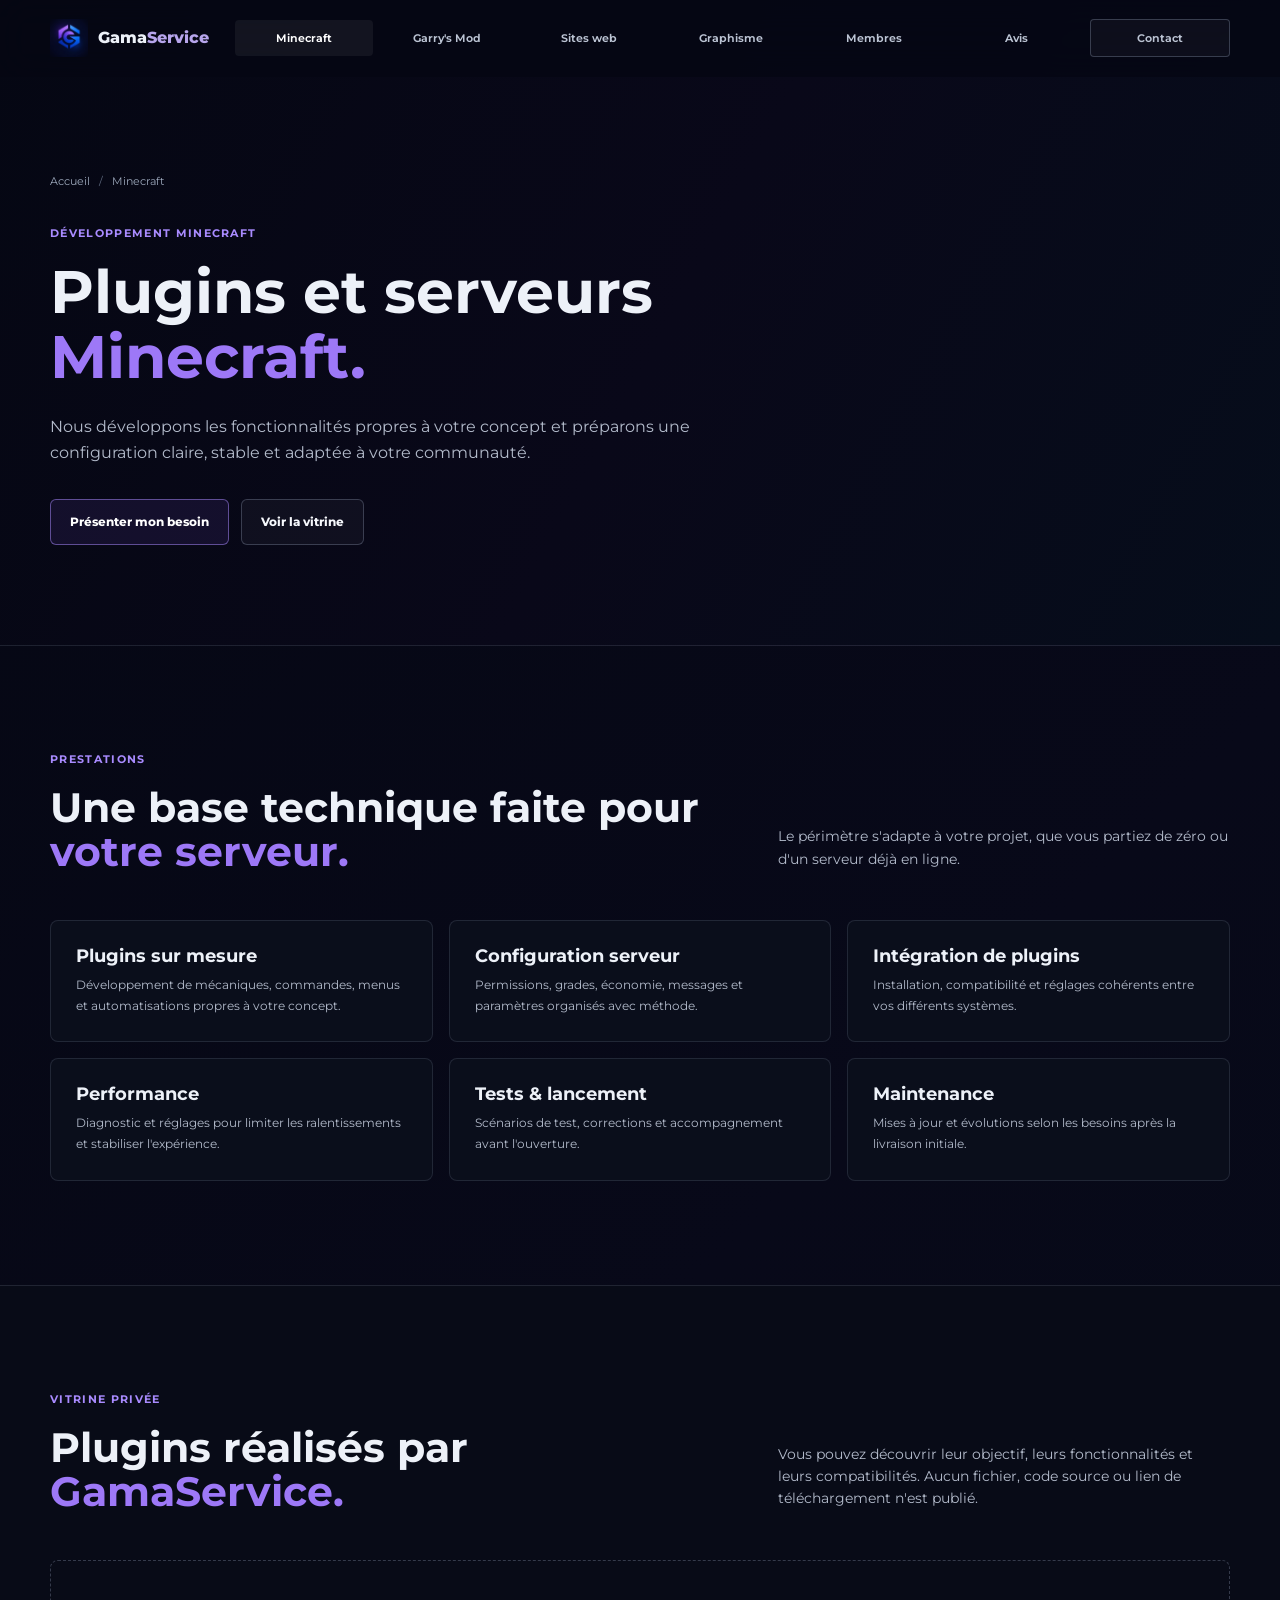
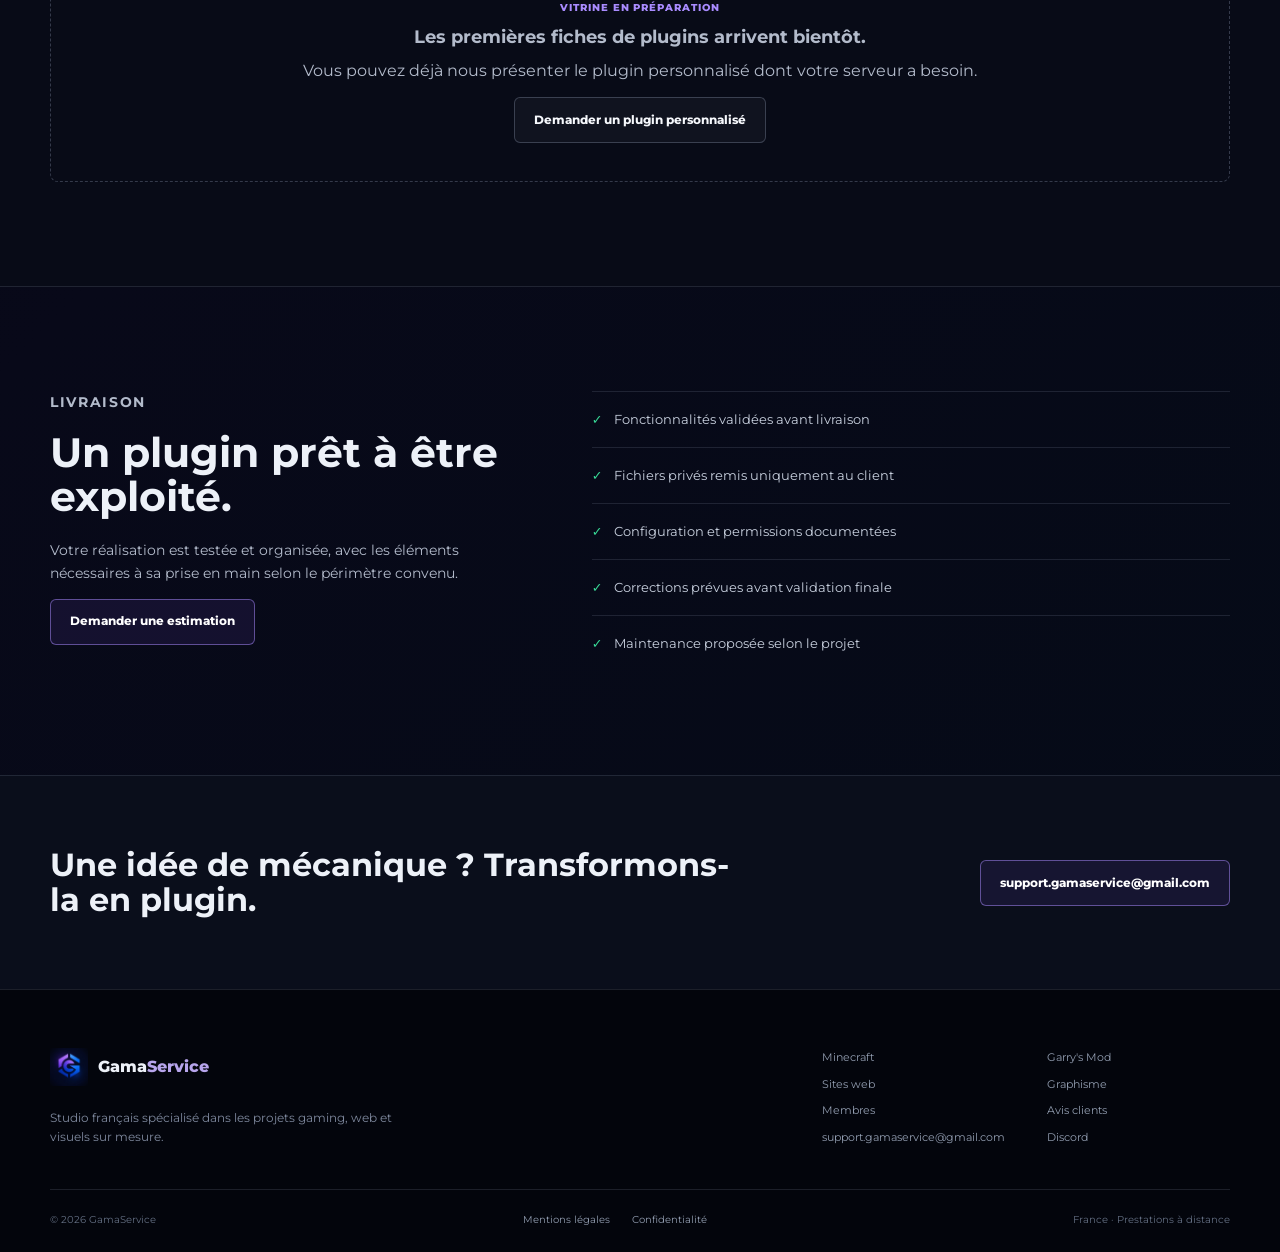
<file: minecraft.html>
<!doctype html>
<html lang="fr">
  <head>
    <meta charset="UTF-8" />
    <meta name="viewport" content="width=device-width, initial-scale=1.0" />
    <meta name="description" content="Développement de plugins Minecraft sur mesure, configuration de serveurs, intégration et optimisation par GamaService." />
    <meta name="robots" content="index,follow,max-image-preview:large" />
    <meta name="theme-color" content="#050713" />
    <meta property="og:locale" content="fr_FR" /><meta property="og:type" content="website" /><meta property="og:site_name" content="GamaService" />
    <meta property="og:title" content="Plugins et serveurs Minecraft sur mesure | GamaService" />
    <meta property="og:description" content="Développement de plugins privés, configuration, intégration et optimisation de serveurs Minecraft." />
    <meta property="og:url" content="https://gamaservice.fr/minecraft" /><meta property="og:image" content="https://gamaservice.fr/assets/logo-gamaservice-og.jpg" />
    <meta name="twitter:card" content="summary_large_image" />
    <link rel="canonical" href="https://gamaservice.fr/minecraft" /><link rel="icon" type="image/png" href="assets/favicon.png" />
    <link rel="stylesheet" href="styles.css?v=20260812-1" />
    <title>Plugins et serveurs Minecraft sur mesure | GamaService</title>
  </head>
  <body>
    <a class="skip-link" href="#main">Aller au contenu</a>
    <header class="site-header" data-header><div class="container nav-shell"><a class="brand" href="/" aria-label="GamaService, accueil"><img src="assets/logo-gamaservice.webp" alt="" width="38" height="38" /><span>Gama<span>Service</span></span></a><button class="menu-toggle" type="button" aria-label="Ouvrir le menu" aria-expanded="false" aria-controls="main-navigation" data-menu-toggle><span></span><span></span></button><nav id="main-navigation" class="main-nav" aria-label="Navigation principale" data-menu><a href="/minecraft" aria-current="page">Minecraft</a><a href="/garrys-mod">Garry's Mod</a><a href="/sites-web">Sites web</a><a href="/graphisme">Graphisme</a><a href="/membres">Membres</a><a href="/avis">Avis</a><a class="button button-small button-secondary" href="/contact">Contact</a></nav></div></header>
    <main id="main">
      <section class="page-hero minecraft-hero"><div class="container"><ol class="breadcrumbs" aria-label="Fil d'Ariane"><li><a href="/">Accueil</a></li><li aria-current="page">Minecraft</li></ol><p class="eyebrow">Développement Minecraft</p><h1>Plugins et serveurs <em>Minecraft.</em></h1><p class="page-lead">Nous développons les fonctionnalités propres à votre concept et préparons une configuration claire, stable et adaptée à votre communauté.</p><div class="hero-actions"><a class="button button-primary" href="/contact" data-service-link="Minecraft">Présenter mon besoin</a><a class="button button-secondary" href="/minecraft" data-scroll-target="vitrine">Voir la vitrine</a></div></div></section>
      <section class="section" aria-labelledby="minecraft-services"><div class="container"><div class="section-heading reveal"><div><p class="eyebrow">Prestations</p><h2 id="minecraft-services">Une base technique faite pour <em>votre serveur.</em></h2></div><p>Le périmètre s'adapte à votre projet, que vous partiez de zéro ou d'un serveur déjà en ligne.</p></div><div class="feature-grid"><article class="feature-card reveal"><h3>Plugins sur mesure</h3><p>Développement de mécaniques, commandes, menus et automatisations propres à votre concept.</p></article><article class="feature-card reveal"><h3>Configuration serveur</h3><p>Permissions, grades, économie, messages et paramètres organisés avec méthode.</p></article><article class="feature-card reveal"><h3>Intégration de plugins</h3><p>Installation, compatibilité et réglages cohérents entre vos différents systèmes.</p></article><article class="feature-card reveal"><h3>Performance</h3><p>Diagnostic et réglages pour limiter les ralentissements et stabiliser l'expérience.</p></article><article class="feature-card reveal"><h3>Tests &amp; lancement</h3><p>Scénarios de test, corrections et accompagnement avant l'ouverture.</p></article><article class="feature-card reveal"><h3>Maintenance</h3><p>Mises à jour et évolutions selon les besoins après la livraison initiale.</p></article></div></div></section>
      <section id="vitrine" class="section band" aria-labelledby="plugins-title"><div class="container"><div class="section-heading reveal"><div><p class="eyebrow">Vitrine privée</p><h2 id="plugins-title">Plugins réalisés par <em>GamaService.</em></h2></div><p>Vous pouvez découvrir leur objectif, leurs fonctionnalités et leurs compatibilités. Aucun fichier, code source ou lien de téléchargement n'est publié.</p></div><div class="plugin-grid" data-portfolio-grid="minecraft" aria-live="polite">
        <div class="empty-state plugin-empty"><p class="example-kicker">Vitrine en préparation</p><h3>Les premières fiches de plugins arrivent bientôt.</h3><p>Vous pouvez déjà nous présenter le plugin personnalisé dont votre serveur a besoin.</p><a class="button button-secondary" href="/contact" data-service-link="Minecraft" data-project-prefill="Je souhaite discuter d'un plugin Minecraft personnalisé.">Demander un plugin personnalisé</a></div>
      </div></div></section>
      <section class="section" aria-labelledby="minecraft-process"><div class="container deliverables"><div class="deliverables-copy reveal"><p class="eyebrow">Livraison</p><h2 id="minecraft-process">Un plugin prêt à être exploité.</h2><p>Votre réalisation est testée et organisée, avec les éléments nécessaires à sa prise en main selon le périmètre convenu.</p><a class="button button-primary" href="/contact" data-service-link="Minecraft">Demander une estimation</a></div><ul class="check-list reveal"><li>Fonctionnalités validées avant livraison</li><li>Fichiers privés remis uniquement au client</li><li>Configuration et permissions documentées</li><li>Corrections prévues avant validation finale</li><li>Maintenance proposée selon le projet</li></ul></div></section>
      <section class="cta-band"><div class="container cta-layout"><h2>Une idée de mécanique ? Transformons-la en plugin.</h2><a class="button button-primary" href="mailto:support.gamaservice@gmail.com" data-contact-email>support.gamaservice@gmail.com</a></div></section>
    </main>
    <footer class="site-footer" itemscope itemtype="https://schema.org/ProfessionalService"><div class="container"><div class="footer-main"><div class="footer-brand"><a class="brand" href="/" itemprop="url"><img src="assets/logo-gamaservice.webp" alt="" width="38" height="38" /><span itemprop="name">Gama<span>Service</span></span></a><p>Studio français spécialisé dans les projets gaming, web et visuels sur mesure.</p></div><nav class="footer-links" aria-label="Navigation de pied de page"><a href="/minecraft">Minecraft</a><a href="/garrys-mod">Garry's Mod</a><a href="/sites-web">Sites web</a><a href="/graphisme">Graphisme</a><a href="/membres">Membres</a><a href="/avis">Avis clients</a><a href="mailto:support.gamaservice@gmail.com" itemprop="email" data-contact-email>support.gamaservice@gmail.com</a><a href="https://discord.gg/F9ZGFUUC9V" target="_blank" rel="noopener noreferrer" data-contact-discord>Discord</a></nav></div><div class="footer-bottom"><span>© <span data-year></span> GamaService</span><nav class="footer-legal" aria-label="Informations juridiques"><a href="/mentions-legales">Mentions légales</a><a href="/confidentialite">Confidentialité</a></nav><span>France · Prestations à distance</span></div></div></footer>
      <script src="script.js?v=20260812-1" defer></script><script src="content.js?v=20260811-1" defer></script>
  </body>
</html>
</file>
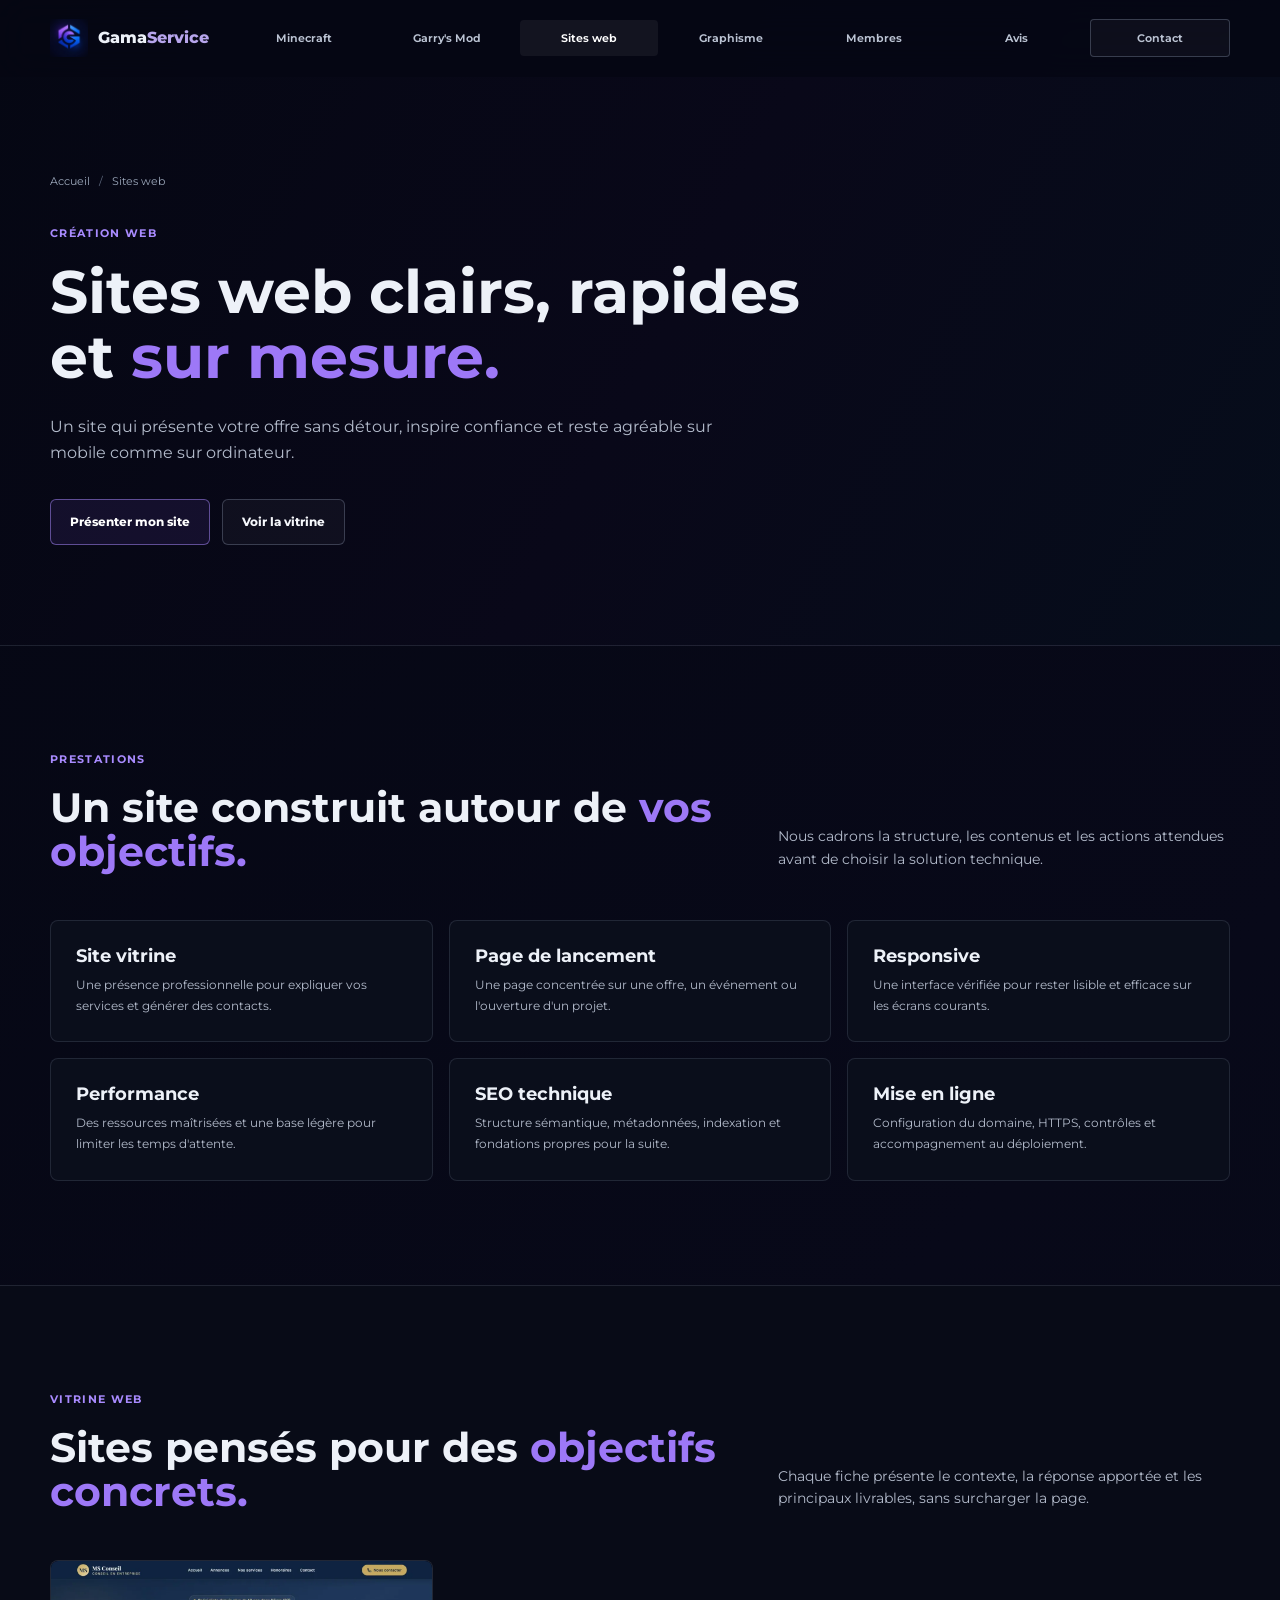
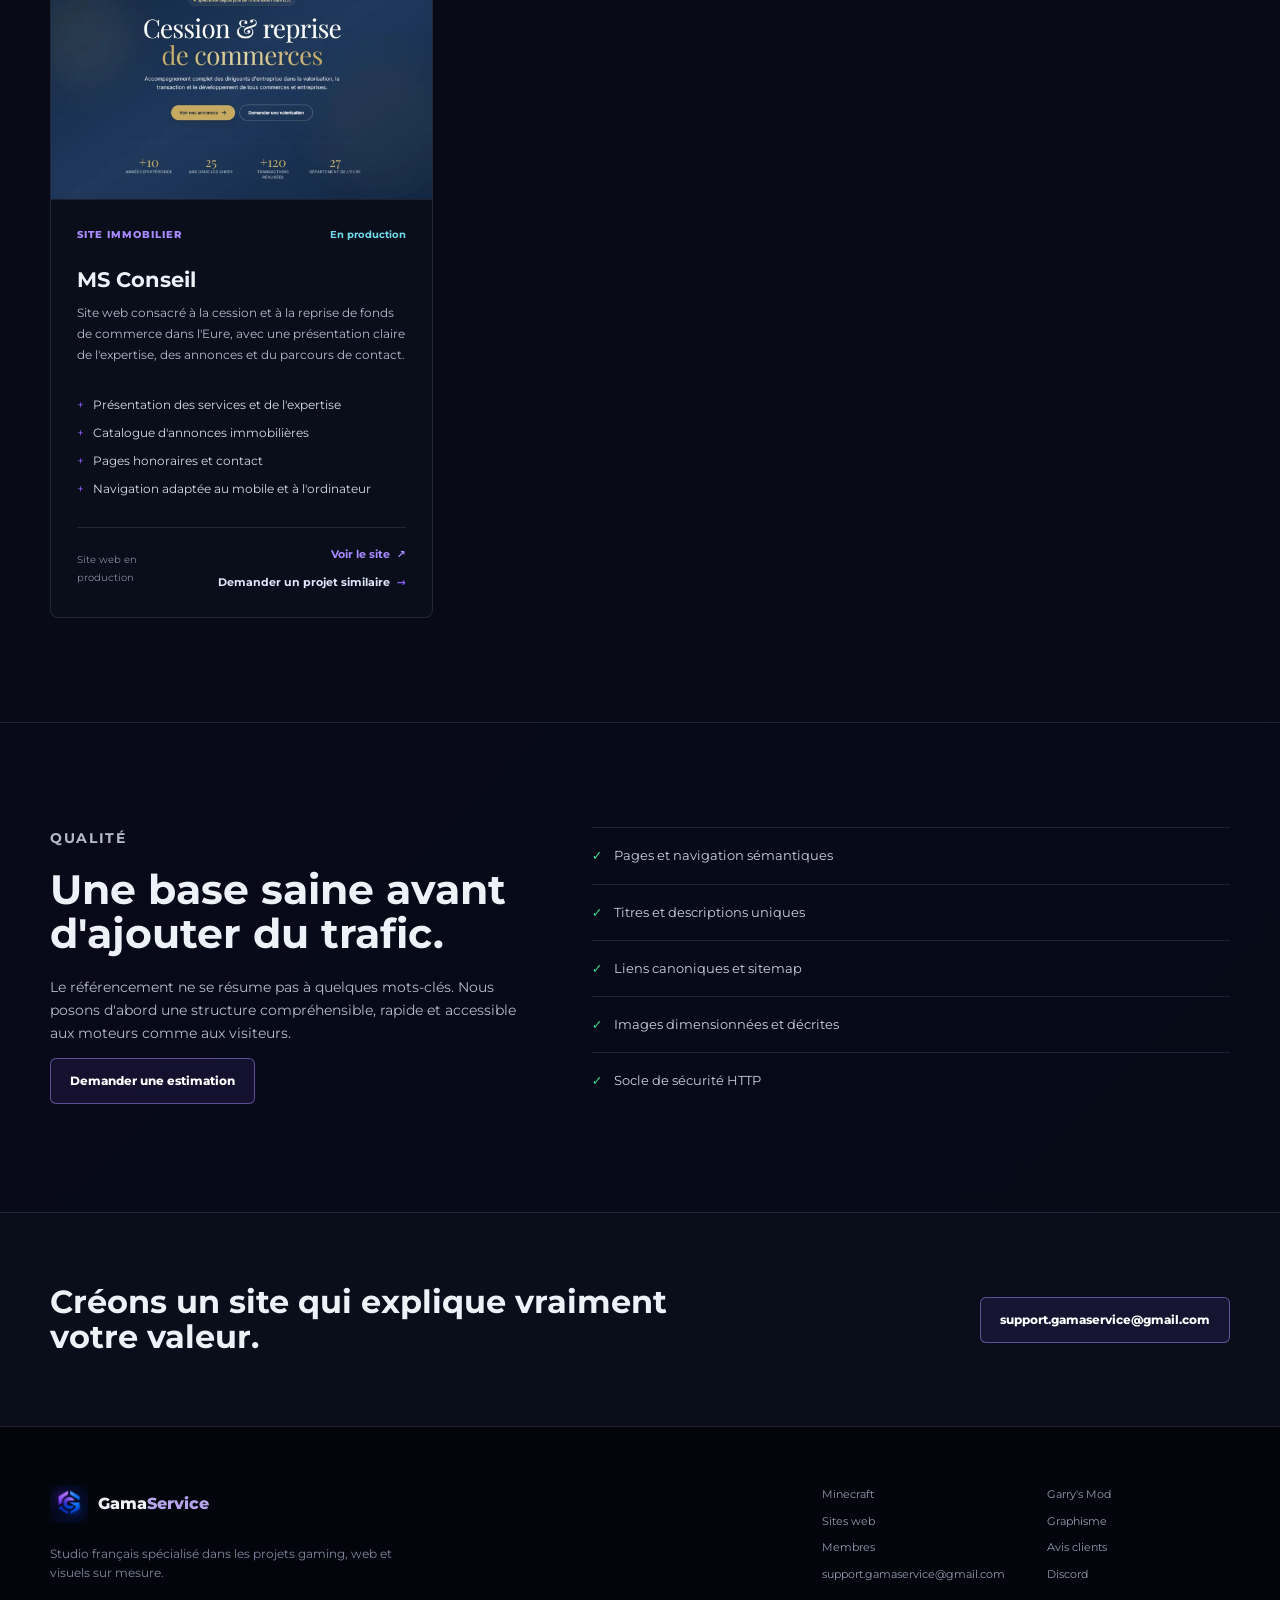
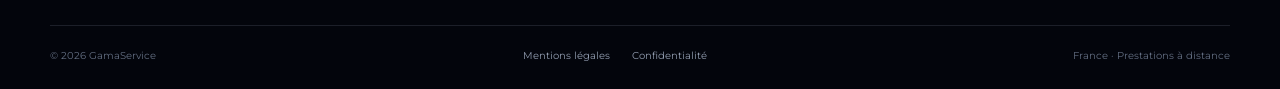
<file: sites-web.html>
<!doctype html>
<html lang="fr">
  <head>
    <meta charset="UTF-8" /><meta name="viewport" content="width=device-width, initial-scale=1.0" />
    <meta name="description" content="Création de sites web vitrines rapides, responsive et optimisés pour le référencement naturel avec GamaService." />
    <meta name="robots" content="index,follow,max-image-preview:large" /><meta name="theme-color" content="#050713" />
    <meta property="og:locale" content="fr_FR" /><meta property="og:type" content="website" /><meta property="og:site_name" content="GamaService" /><meta property="og:title" content="Création de sites web sur mesure | GamaService" /><meta property="og:description" content="Des sites clairs, rapides et adaptés à votre activité." /><meta property="og:url" content="https://gamaservice.fr/sites-web" /><meta property="og:image" content="https://gamaservice.fr/assets/logo-gamaservice-og.jpg" /><meta name="twitter:card" content="summary_large_image" />
    <link rel="canonical" href="https://gamaservice.fr/sites-web" /><link rel="icon" type="image/png" href="assets/favicon.png" /><link rel="stylesheet" href="styles.css?v=20260812-1" />
    <title>Création de sites web sur mesure | GamaService</title>
  </head>
  <body>
    <a class="skip-link" href="#main">Aller au contenu</a>
    <header class="site-header" data-header><div class="container nav-shell"><a class="brand" href="/" aria-label="GamaService, accueil"><img src="assets/logo-gamaservice.webp" alt="" width="38" height="38" /><span>Gama<span>Service</span></span></a><button class="menu-toggle" type="button" aria-label="Ouvrir le menu" aria-expanded="false" aria-controls="main-navigation" data-menu-toggle><span></span><span></span></button><nav id="main-navigation" class="main-nav" aria-label="Navigation principale" data-menu><a href="/minecraft">Minecraft</a><a href="/garrys-mod">Garry's Mod</a><a href="/sites-web" aria-current="page">Sites web</a><a href="/graphisme">Graphisme</a><a href="/membres">Membres</a><a href="/avis">Avis</a><a class="button button-small button-secondary" href="/contact">Contact</a></nav></div></header>
    <main id="main">
      <section class="page-hero"><div class="container"><ol class="breadcrumbs" aria-label="Fil d'Ariane"><li><a href="/">Accueil</a></li><li aria-current="page">Sites web</li></ol><p class="eyebrow">Création web</p><h1>Sites web clairs, rapides et <em>sur mesure.</em></h1><p class="page-lead">Un site qui présente votre offre sans détour, inspire confiance et reste agréable sur mobile comme sur ordinateur.</p><div class="hero-actions"><a class="button button-primary" href="/contact" data-service-link="Site web">Présenter mon site</a><a class="button button-secondary" href="/sites-web" data-scroll-target="vitrine">Voir la vitrine</a></div></div></section>
      <section id="prestations" class="section" aria-labelledby="web-services"><div class="container"><div class="section-heading reveal"><div><p class="eyebrow">Prestations</p><h2 id="web-services">Un site construit autour de <em>vos objectifs.</em></h2></div><p>Nous cadrons la structure, les contenus et les actions attendues avant de choisir la solution technique.</p></div><div class="feature-grid"><article class="feature-card reveal"><h3>Site vitrine</h3><p>Une présence professionnelle pour expliquer vos services et générer des contacts.</p></article><article class="feature-card reveal"><h3>Page de lancement</h3><p>Une page concentrée sur une offre, un événement ou l'ouverture d'un projet.</p></article><article class="feature-card reveal"><h3>Responsive</h3><p>Une interface vérifiée pour rester lisible et efficace sur les écrans courants.</p></article><article class="feature-card reveal"><h3>Performance</h3><p>Des ressources maîtrisées et une base légère pour limiter les temps d'attente.</p></article><article class="feature-card reveal"><h3>SEO technique</h3><p>Structure sémantique, métadonnées, indexation et fondations propres pour la suite.</p></article><article class="feature-card reveal"><h3>Mise en ligne</h3><p>Configuration du domaine, HTTPS, contrôles et accompagnement au déploiement.</p></article></div></div></section>
      <section id="vitrine" class="section band" aria-labelledby="web-vitrine-title"><div class="container"><div class="section-heading reveal"><div><p class="eyebrow">Vitrine web</p><h2 id="web-vitrine-title">Sites pensés pour des <em>objectifs concrets.</em></h2></div><p>Chaque fiche présente le contexte, la réponse apportée et les principaux livrables, sans surcharger la page.</p></div><div class="plugin-grid" data-portfolio-grid="sites-web" aria-live="polite"><div class="empty-state plugin-empty"><p class="example-kicker">Vitrine en préparation</p><h3>Les premiers sites réalisés arrivent bientôt.</h3><p>Vous pouvez déjà nous présenter votre futur site et son objectif.</p><a class="button button-secondary" href="/contact" data-service-link="Site web">Présenter un site</a></div></div></div></section>
      <section class="section"><div class="container deliverables"><div class="deliverables-copy reveal"><p class="eyebrow">Qualité</p><h2>Une base saine avant d'ajouter du trafic.</h2><p>Le référencement ne se résume pas à quelques mots-clés. Nous posons d'abord une structure compréhensible, rapide et accessible aux moteurs comme aux visiteurs.</p><a class="button button-primary" href="/contact" data-service-link="Site web">Demander une estimation</a></div><ul class="check-list reveal"><li>Pages et navigation sémantiques</li><li>Titres et descriptions uniques</li><li>Liens canoniques et sitemap</li><li>Images dimensionnées et décrites</li><li>Socle de sécurité HTTP</li></ul></div></section>
      <section class="cta-band"><div class="container cta-layout"><h2>Créons un site qui explique vraiment votre valeur.</h2><a class="button button-primary" href="mailto:support.gamaservice@gmail.com" data-contact-email>support.gamaservice@gmail.com</a></div></section>
    </main>
    <footer class="site-footer" itemscope itemtype="https://schema.org/ProfessionalService"><div class="container"><div class="footer-main"><div class="footer-brand"><a class="brand" href="/" itemprop="url"><img src="assets/logo-gamaservice.webp" alt="" width="38" height="38" /><span itemprop="name">Gama<span>Service</span></span></a><p>Studio français spécialisé dans les projets gaming, web et visuels sur mesure.</p></div><nav class="footer-links" aria-label="Navigation de pied de page"><a href="/minecraft">Minecraft</a><a href="/garrys-mod">Garry's Mod</a><a href="/sites-web">Sites web</a><a href="/graphisme">Graphisme</a><a href="/membres">Membres</a><a href="/avis">Avis clients</a><a href="mailto:support.gamaservice@gmail.com" itemprop="email" data-contact-email>support.gamaservice@gmail.com</a><a href="https://discord.gg/F9ZGFUUC9V" target="_blank" rel="noopener noreferrer" data-contact-discord>Discord</a></nav></div><div class="footer-bottom"><span>© <span data-year></span> GamaService</span><nav class="footer-legal" aria-label="Informations juridiques"><a href="/mentions-legales">Mentions légales</a><a href="/confidentialite">Confidentialité</a></nav><span>France · Prestations à distance</span></div></div></footer>
    <script src="script.js?v=20260812-1" defer></script><script src="content.js?v=20260811-1" defer></script>
  </body>
</html>
</file>
<file: styles.css>
@font-face {
  font-family: "Montserrat";
  font-style: normal;
  font-weight: 400 800;
  font-display: swap;
  src: url("assets/fonts/montserrat-latin.woff2") format("woff2");
}

:root {
  --ink: #edf1f8;
  --muted: #b3bbcb;
  --dim: #7f899e;
  --bg: #050713;
  --surface: #0a0e1b;
  --surface-2: #0f172a;
  --line: rgba(157, 169, 194, 0.16);
  --line-strong: rgba(157, 169, 194, 0.3);
  --blue: #3b82f6;
  --violet: #8a5cf6;
  --cyan: #06b6d4;
  --green: #38d996;
  --max: 1180px;
  --radius: 8px;
}

* {
  box-sizing: border-box;
}

html {
  scroll-behavior: smooth;
  color-scheme: dark;
}

body {
  margin: 0;
  overflow-x: hidden;
  background: linear-gradient(135deg, #050713 0%, #080919 48%, #050b17 100%);
  color: var(--ink);
  font-family: "Montserrat", system-ui, sans-serif;
  line-height: 1.65;
}

body.menu-open {
  overflow: hidden;
}

a {
  color: inherit;
  text-decoration: none;
}

img {
  display: block;
  height: auto;
  max-width: 100%;
}

button,
input,
select,
textarea {
  font: inherit;
}

button,
a {
  -webkit-tap-highlight-color: transparent;
}

:focus-visible {
  outline: 3px solid rgba(79, 140, 255, 0.75);
  outline-offset: 3px;
}

.skip-link {
  position: fixed;
  z-index: 1000;
  top: 12px;
  left: 12px;
  padding: 10px 14px;
  transform: translateY(-160%);
  border-radius: 4px;
  background: #fff;
  color: #050914;
  font-size: 0.8rem;
  font-weight: 700;
}

.skip-link:focus {
  transform: translateY(0);
}

.container {
  width: min(calc(100% - 48px), var(--max));
  margin-inline: auto;
}

.section {
  position: relative;
  padding: 104px 0;
}

.eyebrow {
  margin: 0 0 18px;
  color: #a98bff;
  font-size: 0.69rem;
  font-weight: 700;
  letter-spacing: 0.12em;
  text-transform: uppercase;
}

h1,
h2,
h3,
p {
  margin-top: 0;
}

h1,
h2,
h3 {
  line-height: 1.08;
  letter-spacing: 0;
}

h1 {
  max-width: 780px;
  margin-bottom: 24px;
  font-size: 3.75rem;
  font-weight: 700;
}

h2 {
  margin-bottom: 20px;
  font-size: 2.55rem;
  font-weight: 700;
}

h3 {
  font-size: 1.1rem;
}

em {
  color: #9d78f7;
  font-style: normal;
}

.site-header {
  position: fixed;
  z-index: 100;
  top: 0;
  right: 0;
  left: 0;
  border-bottom: 1px solid transparent;
  background: rgba(5, 7, 19, 0.8);
  backdrop-filter: blur(18px);
  transition: border-color 180ms ease, background 180ms ease;
}

.site-header.scrolled {
  border-color: var(--line);
  background: rgba(5, 7, 19, 0.96);
}

.nav-shell {
  display: flex;
  min-height: 76px;
  align-items: center;
  justify-content: space-between;
  gap: 26px;
}

.brand {
  display: inline-flex;
  align-items: center;
  gap: 10px;
  flex: 0 0 auto;
  font-size: 1rem;
  font-weight: 800;
}

.brand img {
  width: 38px;
  height: 38px;
  -webkit-mask-image: radial-gradient(circle at center, #000 48%, rgba(0, 0, 0, 0.88) 72%, transparent 100%);
  mask-image: radial-gradient(circle at center, #000 48%, rgba(0, 0, 0, 0.88) 72%, transparent 100%);
  mix-blend-mode: screen;
}

.brand span span {
  color: #b7a5ec;
}

.main-nav {
  display: flex;
  flex: 1 1 auto;
  align-items: center;
  justify-content: space-between;
  gap: 4px;
}

.main-nav a {
  flex: 1 1 0;
  padding: 9px 10px;
  border-radius: 4px;
  color: #bcc4d4;
  font-size: 0.7rem;
  font-weight: 650;
  text-align: center;
  white-space: nowrap;
  transition: color 150ms ease, background 150ms ease;
}

.main-nav a:hover,
.main-nav a[aria-current="page"] {
  background: rgba(255, 255, 255, 0.055);
  color: #fff;
}

.menu-toggle {
  display: none;
  width: 42px;
  height: 42px;
  padding: 0;
  border: 1px solid var(--line);
  border-radius: 6px;
  background: transparent;
  color: #fff;
  cursor: pointer;
}

.menu-toggle span {
  display: block;
  width: 18px;
  height: 2px;
  margin: 5px auto;
  background: currentColor;
}

.button {
  display: inline-flex;
  min-height: 46px;
  align-items: center;
  justify-content: center;
  gap: 9px;
  padding: 0 19px;
  border: 1px solid transparent;
  border-radius: 6px;
  cursor: pointer;
  font-size: 0.76rem;
  font-weight: 750;
  transition: transform 160ms ease, background 160ms ease, border-color 160ms ease;
}

.button:hover {
  transform: translateY(-2px);
}

.button-primary {
  border-color: rgba(169, 139, 255, 0.5);
  background: rgba(138, 92, 246, 0.1);
  color: #fff;
}

.button-primary:hover {
  border-color: rgba(169, 139, 255, 0.78);
  background: rgba(138, 92, 246, 0.18);
}

.button-secondary {
  border-color: var(--line-strong);
  background: rgba(255, 255, 255, 0.035);
  color: #f6f8fc;
}

.button-small {
  min-height: 38px;
  padding-inline: 14px;
}

.hero {
  display: flex;
  min-height: min(680px, calc(100vh - 92px));
  align-items: center;
  overflow: hidden;
  padding: 126px 0 70px;
  border-bottom: 1px solid var(--line);
  background: linear-gradient(118deg, #050713 0%, #090819 52%, #060d1b 100%);
}

.hero-layout {
  display: grid;
  align-items: center;
  gap: 70px;
  grid-template-columns: minmax(0, 1.35fr) minmax(300px, 0.65fr);
}

.hero-copy {
  position: relative;
  z-index: 1;
  max-width: 760px;
}

.hero-visual {
  position: relative;
  width: min(100%, 540px);
  min-height: 440px;
  align-self: center;
  justify-self: center;
  --orbit-x: 214px;
  --orbit-y: 122px;
  --orbit-size: 92px;
}

.hero-orbit {
  position: absolute;
  inset: 0;
}

.hero-orbit::before {
  position: absolute;
  top: 50%;
  left: 50%;
  width: calc(var(--orbit-x) * 2);
  height: calc(var(--orbit-y) * 2);
  transform: translate(-50%, -50%);
  border: 1px solid rgba(169, 139, 255, 0.16);
  border-radius: 50%;
  content: "";
}

.hero-orbit-item {
  position: absolute;
  top: 50%;
  left: 50%;
  z-index: 1;
  width: var(--orbit-size);
  height: var(--orbit-size);
  margin: 0;
  animation: hero-orbit-turn 28s linear infinite;
  will-change: transform;
}

.hero-orbit-item:nth-child(2) { animation-delay: -3.5s; }
.hero-orbit-item:nth-child(3) { animation-delay: -7s; }
.hero-orbit-item:nth-child(4) { animation-delay: -10.5s; }
.hero-orbit-item:nth-child(5) { animation-delay: -14s; }
.hero-orbit-item:nth-child(6) { animation-delay: -17.5s; }
.hero-orbit-item:nth-child(7) { animation-delay: -21s; }
.hero-orbit-item:nth-child(8) { animation-delay: -24.5s; }

.hero-orbit-item img {
  width: 100%;
  height: 100%;
  border: 1px solid rgba(177, 190, 218, 0.2);
  border-radius: 7px;
  object-fit: cover;
  box-shadow: 0 12px 28px rgba(0, 0, 0, 0.42);
}

.hero-mark {
  position: absolute;
  top: 50%;
  left: 50%;
  z-index: 3;
  width: 170px;
  transform: translate(-50%, -50%);
}

.hero-mark img {
  width: 100%;
}

@keyframes hero-orbit-turn {
  0%, 100% {
    z-index: 2;
    transform: translate(-50%, -50%) translate(var(--orbit-x), 0) scale(0.84);
    opacity: 0.82;
  }
  12.5% {
    z-index: 3;
    transform: translate(-50%, -50%) translate(calc(var(--orbit-x) * 0.707), calc(var(--orbit-y) * 0.707)) scale(0.94);
    opacity: 0.94;
  }
  25% {
    z-index: 4;
    transform: translate(-50%, -50%) translate(0, var(--orbit-y)) scale(1.06);
    opacity: 1;
  }
  37.5% {
    z-index: 3;
    transform: translate(-50%, -50%) translate(calc(var(--orbit-x) * -0.707), calc(var(--orbit-y) * 0.707)) scale(0.94);
    opacity: 0.94;
  }
  50% {
    z-index: 2;
    transform: translate(-50%, -50%) translate(calc(var(--orbit-x) * -1), 0) scale(0.84);
    opacity: 0.82;
  }
  62.5% {
    z-index: 1;
    transform: translate(-50%, -50%) translate(calc(var(--orbit-x) * -0.707), calc(var(--orbit-y) * -0.707)) scale(0.74);
    opacity: 0.62;
  }
  75% {
    z-index: 1;
    transform: translate(-50%, -50%) translate(0, calc(var(--orbit-y) * -1)) scale(0.68);
    opacity: 0.5;
  }
  87.5% {
    z-index: 1;
    transform: translate(-50%, -50%) translate(calc(var(--orbit-x) * 0.707), calc(var(--orbit-y) * -0.707)) scale(0.74);
    opacity: 0.62;
  }
}

.hero + .section {
  padding-top: 62px;
}

.hero-lead,
.page-lead {
  max-width: 690px;
  margin-bottom: 32px;
  color: var(--muted);
  font-size: 1rem;
}

.hero-actions,
.contact-actions {
  display: flex;
  flex-wrap: wrap;
  gap: 12px;
}

.trust-row {
  display: flex;
  flex-wrap: wrap;
  gap: 24px;
  margin: 32px 0 0;
  padding: 0;
  color: #ccd2de;
  font-size: 0.72rem;
  list-style: none;
}

.trust-row li::before {
  margin-right: 8px;
  color: var(--green);
  content: "✓";
}

.section-heading {
  display: grid;
  align-items: end;
  gap: 50px;
  margin-bottom: 46px;
  grid-template-columns: 1.2fr 0.8fr;
}

.section-heading h2 {
  max-width: 700px;
  margin-bottom: 0;
}

.section-heading > p {
  margin-bottom: 4px;
  color: var(--muted);
  font-size: 0.85rem;
}

.services-grid,
.feature-grid,
.process-grid,
.review-grid,
.plugin-grid {
  display: grid;
  gap: 16px;
}

.services-grid {
  grid-template-columns: repeat(4, minmax(0, 1fr));
}

.service-card,
.feature-card,
.process-card,
.review-card {
  border: 1px solid var(--line);
  border-radius: var(--radius);
  background: var(--surface);
}

.service-card {
  display: flex;
  min-height: 330px;
  padding: 25px;
  flex-direction: column;
  transition: transform 180ms ease, border-color 180ms ease;
}

.service-card:hover {
  transform: translateY(-4px);
  border-color: var(--line-strong);
}

.service-index {
  margin-bottom: 48px;
  color: #a98bff;
  font-size: 0.65rem;
  font-weight: 800;
}

.service-card p {
  color: var(--muted);
  font-size: 0.78rem;
}

.service-card a {
  margin-top: auto;
  color: #fff;
  font-size: 0.73rem;
  font-weight: 750;
}

.service-card a::after {
  margin-left: 7px;
  color: var(--violet);
  content: "→";
}

.band {
  border-block: 1px solid var(--line);
  background: #080b17;
}

.process-grid {
  grid-template-columns: repeat(4, 1fr);
}

.process-card,
.feature-card {
  padding: 25px;
}

.process-card span {
  color: var(--violet);
  font-size: 0.65rem;
  font-weight: 800;
}

.process-card h3 {
  margin: 34px 0 10px;
}

.feature-card h3 {
  margin: 0 0 10px;
}

.process-card p,
.feature-card p {
  margin-bottom: 0;
  color: var(--muted);
  font-size: 0.78rem;
}

.page-hero {
  min-height: 620px;
  padding: 172px 0 100px;
  border-bottom: 1px solid var(--line);
  background: linear-gradient(118deg, #050713 0%, #090819 52%, #060d1b 100%);
}

.minecraft-hero {
  background: linear-gradient(118deg, #050713 0%, #090819 52%, #060d1b 100%);
}

.page-hero h1 {
  max-width: 820px;
}

.breadcrumbs {
  margin: 0 0 34px;
  padding: 0;
  color: #9ca8bb;
  font-size: 0.69rem;
  list-style: none;
}

.breadcrumbs li {
  display: inline;
}

.breadcrumbs li + li::before {
  margin: 0 9px;
  color: #606b80;
  content: "/";
}

.feature-grid {
  grid-template-columns: repeat(3, 1fr);
}

.team-grid {
  display: grid;
  gap: 16px;
  grid-template-columns: repeat(3, minmax(0, 1fr));
}

.member-card {
  display: flex;
  min-width: 0;
  overflow: hidden;
  flex-direction: column;
  border: 1px solid var(--line);
  border-radius: var(--radius);
  background: var(--surface);
}

.member-media {
  height: 220px;
  margin: 0;
  overflow: hidden;
  border-bottom: 1px solid var(--line);
  background: #050713;
}

.member-media img {
  width: 100%;
  height: 100%;
  object-fit: cover;
}

.member-card:nth-child(2) .member-media img {
  object-fit: contain;
}

.member-content {
  display: flex;
  min-height: 390px;
  padding: 26px;
  flex-direction: column;
}

.member-role {
  margin-bottom: 12px;
  color: #70d9eb;
  font-size: 0.65rem;
  font-weight: 750;
  text-transform: uppercase;
}

.member-content h3 {
  margin-bottom: 18px;
  font-size: 1.55rem;
}

.member-content > p:not(.member-role) {
  color: var(--muted);
  font-size: 0.78rem;
}

.member-focus {
  margin: auto 0 0;
  padding: 18px 0 0;
  border-top: 1px solid var(--line);
  list-style: none;
}

.member-focus li {
  padding: 7px 0;
  color: #d5dae4;
  font-size: 0.7rem;
}

.member-focus li::before {
  margin-right: 9px;
  color: var(--violet);
  content: "+";
}

.deliverables {
  display: grid;
  gap: 70px;
  grid-template-columns: 0.85fr 1.15fr;
}

.deliverables-copy p {
  color: var(--muted);
  font-size: 0.86rem;
}

.check-list {
  margin: 0;
  padding: 0;
  list-style: none;
}

.check-list li {
  padding: 17px 0;
  border-top: 1px solid var(--line);
  color: #c9d1df;
  font-size: 0.8rem;
}

.check-list li::before {
  margin-right: 12px;
  color: var(--green);
  content: "✓";
}

.plugin-grid {
  grid-template-columns: repeat(3, minmax(0, 1fr));
}

.plugin-card {
  display: grid;
  overflow: hidden;
  border: 1px solid var(--line);
  border-radius: var(--radius);
  background: var(--surface);
  grid-template-rows: auto 1fr;
}

.plugin-media {
  overflow: hidden;
  border-bottom: 1px solid var(--line);
  background: #050713;
}

.plugin-media img {
  width: 100%;
  aspect-ratio: 8 / 5;
  object-fit: contain;
}

.plugin-body {
  display: flex;
  padding: 26px;
  flex-direction: column;
}

.example-kicker {
  margin: 0;
  color: #a98bff;
  font-size: 0.62rem;
  font-weight: 800;
  letter-spacing: 0.1em;
  text-transform: uppercase;
}

.plugin-topline,
.plugin-footer {
  display: flex;
  align-items: center;
  justify-content: space-between;
  gap: 18px;
}

.plugin-status {
  color: #70d9eb;
  font-size: 0.65rem;
  font-weight: 700;
}

.plugin-body h3 {
  margin: 26px 0 12px;
  font-size: 1.3rem;
}

.plugin-summary {
  color: var(--muted);
  font-size: 0.78rem;
}

.plugin-features {
  display: grid;
  gap: 9px;
  margin: 18px 0 28px;
  padding: 0;
  list-style: none;
}

.plugin-features li {
  color: #d5dae4;
  font-size: 0.72rem;
}

.plugin-features li::before {
  margin-right: 9px;
  color: var(--violet);
  content: "+";
}

.plugin-footer {
  margin-top: auto;
  padding-top: 18px;
  border-top: 1px solid var(--line);
}

.plugin-version {
  color: var(--dim);
  font-size: 0.65rem;
}

.plugin-actions {
  display: flex;
  flex-wrap: wrap;
  justify-content: flex-end;
  gap: 10px 18px;
}

.plugin-contact,
.plugin-project-link {
  color: #dfe7fb;
  font-size: 0.68rem;
  font-weight: 700;
}

.plugin-project-link {
  color: #a98bff;
}

.plugin-contact::after {
  margin-left: 7px;
  color: var(--violet);
  content: "→";
}

.plugin-project-link::after {
  margin-left: 7px;
  content: "↗";
}

.portfolio-links {
  display: flex;
  flex-wrap: wrap;
  justify-content: center;
  gap: 10px 24px;
  margin-top: 26px;
}

.portfolio-links a {
  padding-bottom: 3px;
  border-bottom: 1px solid rgba(169, 139, 255, 0.42);
  color: #d9d3ee;
  font-size: 0.72rem;
  font-weight: 700;
}

.portfolio-links a:hover {
  border-color: var(--violet);
  color: #fff;
}

.review-grid {
  grid-template-columns: repeat(3, 1fr);
}

.review-card {
  padding: 26px;
}

.review-stars {
  margin-bottom: 18px;
  color: #f4c95d;
  letter-spacing: 0.18em;
}

.review-quote {
  min-height: 105px;
  color: #d6dce7;
  font-size: 0.84rem;
}

.review-author {
  margin-bottom: 0;
  color: var(--muted);
  font-size: 0.68rem;
}

.empty-state {
  padding: 38px;
  border: 1px dashed var(--line-strong);
  border-radius: var(--radius);
  color: var(--muted);
  text-align: center;
}

.plugin-empty {
  grid-column: 1 / -1;
  display: grid;
  justify-items: center;
  gap: 12px;
}

.plugin-empty h3,
.plugin-empty p {
  margin-bottom: 0;
}

.contact-section {
  background: #080b17;
}

.contact-page {
  min-height: calc(100vh - 220px);
  padding-top: 148px;
}

.contact-layout {
  display: grid;
  align-items: start;
  gap: 70px;
  grid-template-columns: 0.85fr 1.15fr;
}

.contact-links {
  display: flex;
  align-items: flex-start;
  gap: 8px;
  margin: 8px 0 28px;
  flex-direction: column;
}

.contact-email,
.contact-discord {
  color: #c5b6f4;
  font-weight: 750;
  overflow-wrap: anywhere;
}

.contact-email {
  font-size: 1.05rem;
}

.contact-discord {
  padding-bottom: 2px;
  border-bottom: 1px solid rgba(169, 139, 255, 0.45);
  font-size: 0.82rem;
}

.contact-email:hover,
.contact-discord:hover {
  color: #fff;
}

.brief-form {
  padding: 28px;
  border: 1px solid var(--line);
  border-radius: var(--radius);
  background: var(--surface);
}

.form-grid {
  display: grid;
  gap: 14px;
  grid-template-columns: repeat(2, 1fr);
}

.field-group {
  margin-bottom: 16px;
}

.field-group label {
  display: block;
  margin-bottom: 7px;
  color: #d0d7e4;
  font-size: 0.68rem;
  font-weight: 700;
}

.field-group input,
.field-group select,
.field-group textarea {
  width: 100%;
  border: 1px solid var(--line-strong);
  border-radius: 5px;
  outline: none;
  background: #070b13;
  color: #fff;
  font-size: 0.78rem;
}

.field-group input,
.field-group select {
  height: 46px;
  padding: 0 12px;
}

.custom-select {
  position: relative;
}

.custom-select.open {
  z-index: 30;
}

.custom-select-native {
  position: absolute;
  width: 1px !important;
  height: 1px !important;
  padding: 0 !important;
  border: 0 !important;
  clip-path: inset(50%);
  opacity: 0;
  pointer-events: none;
}

.custom-select-trigger {
  display: flex;
  width: 100%;
  height: 46px;
  align-items: center;
  justify-content: space-between;
  gap: 14px;
  padding: 0 12px;
  border: 1px solid var(--line-strong);
  border-radius: 5px;
  outline: none;
  background: #070b13;
  color: #8791a3;
  cursor: pointer;
  font: inherit;
  font-size: 0.78rem;
  text-align: left;
}

.custom-select.has-value .custom-select-trigger {
  color: #fff;
}

.custom-select-trigger:hover {
  border-color: rgba(169, 139, 255, 0.55);
}

.custom-select-trigger:focus-visible,
.custom-select-trigger[aria-expanded="true"] {
  border-color: var(--violet);
  box-shadow: 0 0 0 3px rgba(138, 92, 246, 0.12);
}

.custom-select-trigger[aria-invalid="true"] {
  border-color: #ff9b9b;
}

.custom-select-value {
  min-width: 0;
  overflow: hidden;
  text-overflow: ellipsis;
  white-space: nowrap;
}

.custom-select-chevron {
  flex: 0 0 auto;
  color: #a98bff;
  font-size: 1.05rem;
  line-height: 1;
  transition: transform 160ms ease;
}

.custom-select-trigger[aria-expanded="true"] .custom-select-chevron {
  transform: rotate(180deg);
}

.custom-select-menu {
  position: absolute;
  z-index: 1;
  top: calc(100% + 6px);
  right: 0;
  left: 0;
  display: grid;
  max-height: 238px;
  gap: 2px;
  padding: 6px;
  overflow-y: auto;
  border: 1px solid rgba(169, 139, 255, 0.42);
  border-radius: 5px;
  background: #0a0e18;
  box-shadow: 0 18px 45px rgba(0, 0, 0, 0.45);
}

.custom-select-menu[hidden] {
  display: none;
}

.custom-select-option {
  display: flex;
  width: 100%;
  min-height: 38px;
  align-items: center;
  justify-content: space-between;
  gap: 12px;
  padding: 8px 10px;
  border: 0;
  border-radius: 4px;
  background: transparent;
  color: #d8deea;
  cursor: pointer;
  font: inherit;
  font-size: 0.76rem;
  text-align: left;
}

.custom-select-option:hover,
.custom-select-option.active {
  background: rgba(138, 92, 246, 0.14);
  color: #fff;
}

.custom-select-option[aria-selected="true"] {
  background: rgba(138, 92, 246, 0.22);
  color: #fff;
}

.custom-select-option[aria-selected="true"]::after {
  flex: 0 0 auto;
  color: #a98bff;
  content: "✓";
  font-weight: 800;
}

.field-group textarea {
  min-height: 128px;
  padding: 12px;
  resize: vertical;
}

.field-group input:focus,
.field-group select:focus,
.field-group textarea:focus {
  border-color: var(--violet);
  box-shadow: 0 0 0 3px rgba(138, 92, 246, 0.12);
}

.form-submit {
  width: 100%;
}

.form-submit:disabled {
  transform: none;
  cursor: wait;
  opacity: 0.65;
}

.form-trap {
  position: absolute;
  left: -10000px;
  width: 1px;
  height: 1px;
  overflow: hidden;
}

.form-note {
  margin: 12px 0 0;
  color: var(--dim);
  font-size: 0.65rem;
  text-align: center;
}

.form-note.success {
  color: var(--green);
}

.form-note.error {
  color: #ff9b9b;
}

.form-note a,
.legal-content a {
  color: #c5b6f4;
  text-decoration: underline;
  text-decoration-color: rgba(169, 139, 255, 0.45);
  text-underline-offset: 3px;
}

.form-note a:hover,
.legal-content a:hover {
  color: #fff;
}

.cta-band {
  padding: 72px 0;
  border-top: 1px solid var(--line);
  background: #0a0e1b;
}

.cta-layout {
  display: flex;
  align-items: center;
  justify-content: space-between;
  gap: 34px;
}

.cta-layout h2 {
  max-width: 680px;
  margin: 0;
  font-size: 2rem;
}

.site-footer {
  padding: 58px 0 24px;
  border-top: 1px solid var(--line);
  background: #03050c;
}

.footer-main {
  display: flex;
  align-items: flex-start;
  justify-content: space-between;
  gap: 50px;
  padding-bottom: 42px;
}

.footer-brand p {
  max-width: 350px;
  margin: 14px 0 0;
  color: var(--dim);
  font-size: 0.72rem;
}

.footer-links {
  display: grid;
  gap: 8px 42px;
  grid-template-columns: repeat(2, minmax(120px, 1fr));
}

.footer-links a {
  min-width: 0;
  color: #929db0;
  font-size: 0.7rem;
  overflow-wrap: anywhere;
}

.footer-links a:hover {
  color: #fff;
}

.footer-legal {
  display: flex;
  flex-wrap: wrap;
  justify-content: center;
  gap: 8px 22px;
}

.footer-legal a {
  color: #929db0;
}

.footer-legal a:hover,
.footer-legal a[aria-current="page"] {
  color: #fff;
}

.footer-bottom {
  display: flex;
  justify-content: space-between;
  gap: 20px;
  padding-top: 22px;
  border-top: 1px solid var(--line);
  color: #636e82;
  font-size: 0.64rem;
}

.legal-hero {
  min-height: 0;
  padding-bottom: 76px;
}

.legal-section {
  padding-top: 78px;
}

.legal-layout {
  display: grid;
  align-items: start;
  gap: 72px;
  grid-template-columns: 210px minmax(0, 820px);
}

.legal-nav {
  position: sticky;
  top: 112px;
  display: grid;
  gap: 10px;
  padding-left: 18px;
  border-left: 1px solid var(--line-strong);
}

.legal-nav p {
  margin-bottom: 4px;
  color: #c7cede;
  font-size: 0.7rem;
  font-weight: 750;
}

.legal-nav a {
  color: var(--dim);
  font-size: 0.68rem;
}

.legal-nav a:hover {
  color: #fff;
}

.legal-content > section {
  padding-bottom: 38px;
  margin-bottom: 42px;
  border-bottom: 1px solid var(--line);
  scroll-margin-top: 112px;
}

.legal-content h2 {
  margin-bottom: 20px;
  font-size: 1.45rem;
}

.legal-content p,
.legal-content address,
.legal-definition {
  color: var(--muted);
  font-size: 0.8rem;
}

.legal-content address {
  font-style: normal;
}

.legal-definition {
  display: grid;
  grid-template-columns: minmax(160px, 0.42fr) minmax(0, 1fr);
  margin: 0;
}

.legal-definition dt,
.legal-definition dd {
  padding: 12px 0;
  margin: 0;
  border-bottom: 1px solid var(--line);
}

.legal-definition dt {
  color: var(--dim);
  font-size: 0.68rem;
  font-weight: 700;
}

.legal-notice {
  padding: 16px 20px;
  border-left: 2px solid var(--violet);
  background: rgba(138, 92, 246, 0.06);
}

.legal-updated {
  color: var(--dim) !important;
  font-size: 0.66rem !important;
}

.reveal {
  opacity: 0;
  transform: translateY(18px);
  transition: opacity 560ms ease, transform 560ms ease;
}

.reveal.visible {
  opacity: 1;
  transform: none;
}

@media (max-width: 1040px) {
  .main-nav {
    gap: 2px;
  }

  .main-nav a {
    padding-inline: 7px;
    font-size: 0.64rem;
  }

  .services-grid {
    grid-template-columns: repeat(2, 1fr);
  }

  .hero-visual {
    min-height: 390px;
    --orbit-x: 164px;
    --orbit-y: 96px;
    --orbit-size: 76px;
  }

  .hero-mark {
    width: 138px;
  }
}

@media (min-width: 1041px) and (max-width: 1300px) {
  .hero-visual {
    --orbit-x: 170px;
    --orbit-y: 106px;
    --orbit-size: 82px;
  }

  .hero-mark {
    width: 148px;
  }
}

@media (max-width: 860px) {
  .section {
    padding: 82px 0;
  }

  h1 {
    font-size: 3.35rem;
  }

  h2 {
    font-size: 2.2rem;
  }

  .menu-toggle {
    display: block;
  }

  .main-nav {
    position: fixed;
    top: 76px;
    right: 18px;
    left: 18px;
    display: flex;
    flex: none;
    max-height: calc(100vh - 98px);
    overflow-y: auto;
    padding: 16px;
    transform: translateY(-14px);
    flex-direction: column;
    align-items: stretch;
    justify-content: flex-start;
    border: 1px solid var(--line);
    border-radius: 8px;
    background: #090e18;
    opacity: 0;
    pointer-events: none;
    transition: opacity 160ms ease, transform 160ms ease;
  }

  .main-nav.open {
    transform: none;
    opacity: 1;
    pointer-events: auto;
  }

  .main-nav a {
    flex: none;
    padding: 12px;
    font-size: 0.76rem;
    text-align: left;
  }

  .hero {
    min-height: min(650px, calc(100vh - 72px));
  }

  .hero-layout {
    grid-template-columns: minmax(0, 1.2fr) minmax(230px, 0.8fr);
  }

  .section-heading,
  .deliverables,
  .contact-layout {
    gap: 34px;
    grid-template-columns: 1fr;
  }

  .legal-layout {
    gap: 48px;
    grid-template-columns: 1fr;
  }

  .legal-nav {
    position: static;
    display: flex;
    flex-wrap: wrap;
    gap: 8px 18px;
  }

  .legal-nav p {
    width: 100%;
  }

  .process-grid,
  .feature-grid,
  .plugin-grid,
  .review-grid {
    grid-template-columns: repeat(2, 1fr);
  }

  .team-grid {
    grid-template-columns: 1fr;
  }

  .member-card {
    display: grid;
    grid-template-columns: minmax(220px, 0.72fr) minmax(0, 1.28fr);
  }

  .member-media {
    height: 100%;
    min-height: 380px;
    border-right: 1px solid var(--line);
    border-bottom: 0;
  }

  .member-content {
    min-height: 380px;
  }
}

@media (max-width: 600px) {
  .container {
    width: min(calc(100% - 30px), var(--max));
  }

  .section {
    padding: 68px 0;
  }

  h1 {
    font-size: 2.5rem;
  }

  h2 {
    font-size: 1.9rem;
  }

  .hero,
  .page-hero {
    min-height: 0;
    padding: 132px 0 78px;
  }

  .hero-layout {
    grid-template-columns: 1fr;
  }

  .hero-visual {
    width: 100%;
    min-height: 300px;
    --orbit-x: 132px;
    --orbit-y: 76px;
    --orbit-size: 62px;
  }

  .hero-mark {
    width: 108px;
  }

  .hero-lead,
  .page-lead {
    font-size: 0.88rem;
  }

  .hero-actions .button,
  .contact-actions .button {
    width: 100%;
  }

  .plugin-footer {
    align-items: flex-start;
    flex-direction: column;
  }

  .plugin-actions {
    justify-content: flex-start;
  }

  .trust-row {
    display: grid;
    gap: 10px;
  }

  .services-grid,
  .process-grid,
  .feature-grid,
  .plugin-grid,
  .review-grid,
  .form-grid {
    grid-template-columns: 1fr;
  }

  .member-card {
    display: flex;
  }

  .member-media {
    height: 210px;
    min-height: 0;
    border-right: 0;
    border-bottom: 1px solid var(--line);
  }

  .member-content {
    min-height: 360px;
  }

  .service-card {
    min-height: 270px;
  }

  .service-index {
    margin-bottom: 32px;
  }

  .cta-layout,
  .footer-main,
  .footer-bottom {
    align-items: stretch;
    flex-direction: column;
  }

  .footer-legal {
    justify-content: flex-start;
  }

  .legal-definition {
    grid-template-columns: 1fr;
  }

  .legal-definition dt {
    padding-bottom: 0;
    border-bottom: 0;
  }

  .cta-layout .button {
    width: 100%;
  }
}

@media (prefers-reduced-motion: reduce) {
  html {
    scroll-behavior: auto;
  }

  *,
  *::before,
  *::after {
    transition-duration: 0.01ms !important;
  }

  .reveal {
    opacity: 1;
    transform: none;
  }

  .hero-orbit-item {
    animation-play-state: paused;
  }
}
</file>
